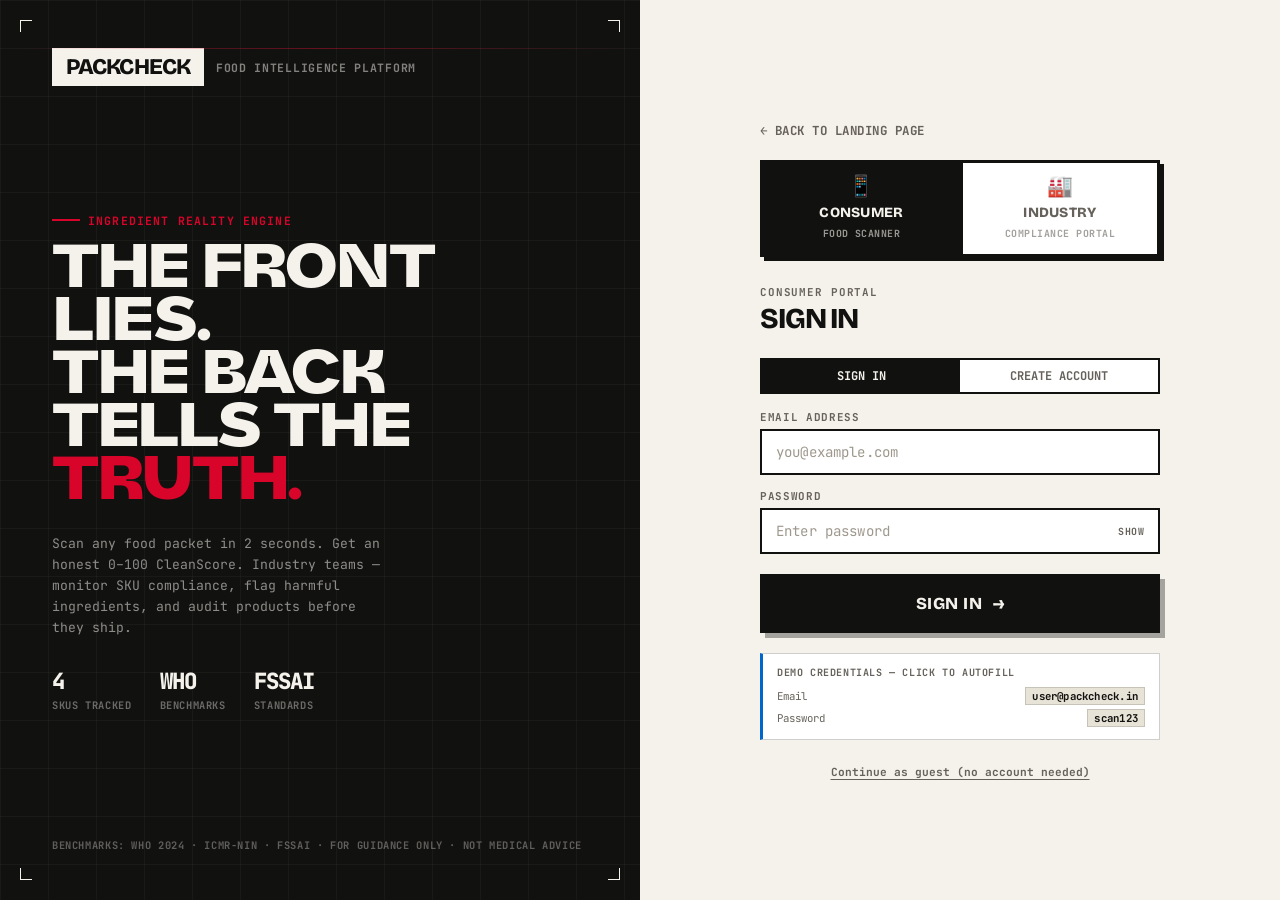
<file: login.html>
<!DOCTYPE html>
<html lang="en">

<head>
  <meta charset="UTF-8">
  <meta name="viewport" content="width=device-width, initial-scale=1.0">
  <title>PackCheck — Sign In</title>
  <meta name="description"
    content="Sign in to PackCheck — Consumer food label scanner or Industry compliance dashboard.">
  <link rel="preconnect" href="https://fonts.googleapis.com">
  <link rel="stylesheet" href="/style.css">
  <link rel="stylesheet" href="/industry.css">
  <style>
    /* ── Login-page-specific overrides ────────────────────────── */
    .login-root {
      min-height: 100vh;
      display: grid;
      grid-template-columns: 1fr 1fr;
      overflow: hidden;
    }

    /* LEFT PANEL — branding / tagline */
    .login-left {
      background: var(--ink);
      color: var(--paper-bg);
      display: flex;
      flex-direction: column;
      justify-content: space-between;
      padding: 48px 52px;
      position: relative;
      overflow: hidden;
    }

    .login-left-grid {
      position: absolute;
      inset: 0;
      background-image:
        linear-gradient(rgba(245, 242, 235, 0.04) 1px, transparent 1px),
        linear-gradient(90deg, rgba(245, 242, 235, 0.04) 1px, transparent 1px);
      background-size: 48px 48px;
      pointer-events: none;
    }

    .login-left-brand {
      position: relative;
      z-index: 1;
      display: flex;
      align-items: center;
      gap: 12px;
    }

    .login-brand-stamp {
      background: var(--paper-bg);
      color: var(--ink);
      padding: 8px 14px;
      font-family: var(--font-display);
      font-weight: 900;
      font-size: 1.4rem;
      letter-spacing: -0.04em;
      line-height: 1;
    }

    .login-brand-sub {
      font-family: var(--font-mono);
      font-size: 0.72rem;
      font-weight: 700;
      color: rgba(245, 242, 235, 0.5);
      letter-spacing: 0.06em;
      text-transform: uppercase;
    }

    .login-left-hero {
      position: relative;
      z-index: 1;
      flex: 1;
      display: flex;
      flex-direction: column;
      justify-content: center;
      gap: 20px;
    }

    .login-eyebrow {
      font-family: var(--font-mono);
      font-size: 0.72rem;
      font-weight: 700;
      letter-spacing: 0.1em;
      text-transform: uppercase;
      color: var(--ink-harm);
      display: flex;
      align-items: center;
      gap: 8px;
    }

    .login-eyebrow-line {
      width: 28px;
      height: 2px;
      background: var(--ink-harm);
    }

    .login-headline {
      font-family: var(--font-hero), var(--font-display);
      font-size: clamp(2.6rem, 4.5vw, 4.2rem);
      font-weight: 900;
      letter-spacing: -0.04em;
      line-height: 0.92;
      text-transform: uppercase;
      color: var(--paper-bg);
    }

    .login-headline .accent {
      color: var(--ink-harm);
    }

    .login-tagline {
      font-family: var(--font-mono);
      font-size: 0.82rem;
      color: rgba(245, 242, 235, 0.55);
      line-height: 1.6;
      max-width: 340px;
      font-weight: 400;
    }

    .login-stats-row {
      display: flex;
      gap: 28px;
      margin-top: 8px;
    }

    .login-stat {
      display: flex;
      flex-direction: column;
      gap: 2px;
    }

    .login-stat-num {
      font-family: var(--font-mono);
      font-size: 1.4rem;
      font-weight: 800;
      color: var(--paper-bg);
      font-variant-numeric: tabular-nums;
      letter-spacing: -0.04em;
    }

    .login-stat-label {
      font-family: var(--font-mono);
      font-size: 0.65rem;
      font-weight: 700;
      color: rgba(245, 242, 235, 0.4);
      text-transform: uppercase;
      letter-spacing: 0.06em;
    }

    .login-left-footer {
      position: relative;
      z-index: 1;
      display: flex;
      align-items: center;
      gap: 10px;
    }

    .login-bench-tag {
      font-family: var(--font-mono);
      font-size: 0.65rem;
      font-weight: 700;
      color: rgba(245, 242, 235, 0.35);
      text-transform: uppercase;
      letter-spacing: 0.06em;
    }

    /* Corner reticles on left panel */
    .login-reticle {
      position: absolute;
      width: 12px;
      height: 12px;
      z-index: 2;
      border-color: rgba(245, 242, 235, 0.2);
    }

    .login-reticle.tl {
      top: 20px;
      left: 20px;
      border-top: 1.5px solid;
      border-left: 1.5px solid;
    }

    .login-reticle.tr {
      top: 20px;
      right: 20px;
      border-top: 1.5px solid;
      border-right: 1.5px solid;
    }

    .login-reticle.bl {
      bottom: 20px;
      left: 20px;
      border-bottom: 1.5px solid;
      border-left: 1.5px solid;
    }

    .login-reticle.br {
      bottom: 20px;
      right: 20px;
      border-bottom: 1.5px solid;
      border-right: 1.5px solid;
    }

    /* RIGHT PANEL — form */
    .login-right {
      background: var(--paper-bg);
      display: flex;
      flex-direction: column;
      align-items: center;
      justify-content: center;
      padding: 48px 52px;
      position: relative;
      overflow-y: auto;
    }

    .login-form-wrap {
      width: 100%;
      max-width: 400px;
      display: flex;
      flex-direction: column;
      gap: 0;
    }

    /* Portal Switcher */
    .portal-switcher {
      display: grid;
      grid-template-columns: 1fr 1fr;
      border: var(--border-heavy);
      margin-bottom: 28px;
      box-shadow: 4px 4px 0 var(--ink);
    }

    .portal-tab {
      padding: 14px 16px;
      font-family: var(--font-display);
      font-size: 0.88rem;
      font-weight: 900;
      text-transform: uppercase;
      letter-spacing: 0.02em;
      color: var(--ink-muted);
      background: var(--paper-surface);
      border: none;
      cursor: pointer;
      transition: background 0.15s ease, color 0.15s ease;
      text-align: center;
      display: flex;
      flex-direction: column;
      align-items: center;
      gap: 6px;
    }

    .portal-tab+.portal-tab {
      border-left: var(--border-heavy);
    }

    .portal-tab-icon {
      font-size: 1.3rem;
      line-height: 1;
    }

    .portal-tab-sub {
      font-family: var(--font-mono);
      font-size: 0.62rem;
      font-weight: 700;
      letter-spacing: 0.05em;
      opacity: 0.6;
    }

    .portal-tab.active {
      background: var(--ink);
      color: var(--paper-bg);
    }

    .portal-tab.active .portal-tab-sub {
      opacity: 0.6;
    }

    .portal-tab:hover:not(.active) {
      background: var(--paper-dark);
      color: var(--ink);
    }

    .portal-tab:focus-visible {
      outline: 3px solid var(--ink);
      outline-offset: -3px;
    }

    /* Form header */
    .login-form-header {
      margin-bottom: 24px;
    }

    .login-form-eyebrow {
      font-family: var(--font-mono);
      font-size: 0.68rem;
      font-weight: 700;
      color: var(--ink-muted);
      text-transform: uppercase;
      letter-spacing: 0.08em;
      margin-bottom: 6px;
    }

    .login-form-title {
      font-family: var(--font-display);
      font-size: 1.8rem;
      font-weight: 900;
      letter-spacing: -0.04em;
      text-transform: uppercase;
      color: var(--ink);
      line-height: 1;
    }

    /* Industry sub-role selector */
    .industry-role-row {
      display: none;
      gap: 8px;
      margin-bottom: 20px;
    }

    .industry-role-row.visible {
      display: flex;
    }

    .role-pill {
      flex: 1;
      padding: 10px 8px;
      font-family: var(--font-mono);
      font-size: 0.72rem;
      font-weight: 700;
      text-transform: uppercase;
      letter-spacing: 0.04em;
      color: var(--ink-muted);
      background: var(--paper-surface);
      border: var(--border-med);
      cursor: pointer;
      transition: background 0.12s ease, color 0.12s ease, border-color 0.12s ease;
      text-align: center;
    }

    .role-pill:hover:not(.active) {
      background: var(--paper-dark);
      color: var(--ink);
    }

    .role-pill.active {
      background: var(--ink-safe);
      color: #fff;
      border-color: var(--ink-safe);
    }

    .role-pill:focus-visible {
      outline: 3px solid var(--ink);
      outline-offset: 2px;
    }

    /* Input fields */
    .login-field-group {
      display: flex;
      flex-direction: column;
      gap: 14px;
      margin-bottom: 20px;
    }

    .login-field {
      display: flex;
      flex-direction: column;
      gap: 5px;
    }

    .login-label {
      font-family: var(--font-mono);
      font-size: 0.68rem;
      font-weight: 700;
      text-transform: uppercase;
      letter-spacing: 0.06em;
      color: var(--ink-muted);
    }

    .login-input {
      width: 100%;
      padding: 12px 14px;
      font-family: var(--font-mono);
      font-size: 0.88rem;
      font-weight: 500;
      color: var(--ink);
      background: var(--paper-surface);
      border: var(--border-med);
      transition: border-color 0.15s ease, box-shadow 0.15s ease;
      letter-spacing: 0.01em;
    }

    .login-input:focus {
      outline: none;
      border-color: var(--ink);
      box-shadow: 3px 3px 0 var(--ink);
    }

    .login-input::placeholder {
      color: var(--ink-faint);
      font-weight: 400;
    }

    .login-input.error {
      border-color: var(--ink-harm);
      box-shadow: 3px 3px 0 var(--ink-harm);
    }

    /* Password wrapper */
    .password-wrap {
      position: relative;
    }

    .password-wrap .login-input {
      padding-right: 44px;
    }

    .btn-toggle-pw {
      position: absolute;
      right: 12px;
      top: 50%;
      transform: translateY(-50%);
      font-family: var(--font-mono);
      font-size: 0.62rem;
      font-weight: 700;
      color: var(--ink-muted);
      background: none;
      border: none;
      cursor: pointer;
      text-transform: uppercase;
      letter-spacing: 0.05em;
      padding: 4px;
      transition: color 0.15s ease;
    }

    .btn-toggle-pw:hover {
      color: var(--ink);
    }

    /* Error message */
    .login-error-msg {
      display: none;
      font-family: var(--font-mono);
      font-size: 0.72rem;
      font-weight: 700;
      color: var(--ink-harm);
      background: var(--bg-harm);
      border: 1.5px solid var(--ink-harm);
      padding: 8px 12px;
      margin-bottom: 16px;
      letter-spacing: 0.02em;
    }

    .login-error-msg.visible {
      display: block;
    }

    /* Submit button */
    .login-submit-btn {
      width: 100%;
      padding: 16px 24px;
      font-family: var(--font-display);
      font-size: 1.05rem;
      font-weight: 900;
      text-transform: uppercase;
      letter-spacing: 0.03em;
      color: var(--paper-bg);
      background: var(--ink);
      border: var(--border-heavy);
      box-shadow: 5px 5px 0 rgba(17, 17, 16, 0.35);
      cursor: pointer;
      transition: transform 0.1s ease, box-shadow 0.1s ease, background 0.15s ease;
      display: flex;
      align-items: center;
      justify-content: center;
      gap: 10px;
      position: relative;
      overflow: hidden;
    }

    .login-submit-btn::after {
      content: '';
      position: absolute;
      inset: 0;
      background: var(--ink-harm);
      transform: scaleX(0);
      transform-origin: left;
      transition: transform 0.25s ease;
      z-index: 0;
    }

    .login-submit-btn:hover::after {
      transform: scaleX(1);
    }

    .login-submit-btn:hover {
      transform: translate(-2px, -2px);
      box-shadow: 7px 7px 0 rgba(17, 17, 16, 0.35);
    }

    .login-submit-btn:active {
      transform: translate(1px, 1px);
      box-shadow: 2px 2px 0 rgba(17, 17, 16, 0.35);
    }

    .login-submit-btn:focus-visible {
      outline: 3px solid var(--ink);
      outline-offset: 3px;
    }

    .login-submit-btn span {
      position: relative;
      z-index: 1;
    }

    .login-submit-arrow {
      font-size: 1.1rem;
      position: relative;
      z-index: 1;
      transition: transform 0.2s ease;
    }

    .login-submit-btn:hover .login-submit-arrow {
      transform: translateX(4px);
    }

    /* Loading state */
    .login-submit-btn.loading {
      pointer-events: none;
      opacity: 0.7;
    }

    /* Demo credentials box */
    .demo-creds {
      margin-top: 20px;
      padding: 12px 14px;
      background: var(--paper-surface);
      border: var(--border-hairline);
      border-left: 3px solid var(--ink-safe);
    }

    .demo-creds-title {
      font-family: var(--font-mono);
      font-size: 0.63rem;
      font-weight: 700;
      text-transform: uppercase;
      letter-spacing: 0.06em;
      color: var(--ink-muted);
      margin-bottom: 8px;
    }

    .demo-creds-row {
      display: flex;
      align-items: center;
      justify-content: space-between;
      gap: 8px;
      margin-bottom: 4px;
    }

    .demo-creds-row:last-child {
      margin-bottom: 0;
    }

    .demo-creds-label {
      font-family: var(--font-mono);
      font-size: 0.67rem;
      color: var(--ink-muted);
    }

    .demo-creds-val {
      font-family: var(--font-mono);
      font-size: 0.67rem;
      font-weight: 700;
      color: var(--ink);
      background: var(--paper-dark);
      padding: 1px 6px;
      cursor: pointer;
      border: 1px solid rgba(17, 17, 16, 0.15);
      transition: background 0.1s ease;
      letter-spacing: 0.02em;
    }

    .demo-creds-val:hover {
      background: var(--ink);
      color: var(--paper-bg);
    }

    .demo-creds-divider {
      height: 1px;
      background: var(--paper-dark);
      border: none;
      border-top: 1px solid rgba(17, 17, 16, 0.1);
      margin: 8px 0;
    }

    /* Back link */
    .login-right-footer {
      margin-top: 20px;
      text-align: center;
    }

    .login-switch-link {
      font-family: var(--font-mono);
      font-size: 0.7rem;
      font-weight: 700;
      color: var(--ink-muted);
      cursor: pointer;
      text-decoration: underline;
      text-underline-offset: 3px;
      transition: color 0.15s ease;
      background: none;
      border: none;
    }

    .login-switch-link:hover {
      color: var(--ink);
    }

    /* ── Animated scan line on left panel ── */
    .login-scan-line {
      position: absolute;
      left: 0;
      right: 0;
      height: 1px;
      background: linear-gradient(90deg, transparent 0%, var(--ink-harm) 50%, transparent 100%);
      opacity: 0.4;
      animation: scanDown 4s ease-in-out infinite;
      z-index: 2;
      pointer-events: none;
    }

    @keyframes scanDown {
      0% {
        top: 10%;
        opacity: 0;
      }

      10% {
        opacity: 0.4;
      }

      80% {
        opacity: 0.4;
      }

      100% {
        top: 90%;
        opacity: 0;
      }
    }

    /* ── Success flash ── */
    .login-success-overlay {
      display: none;
      position: fixed;
      inset: 0;
      background: var(--ink);
      z-index: 9999;
      align-items: center;
      justify-content: center;
      flex-direction: column;
      gap: 16px;
    }

    .login-success-overlay.active {
      display: flex;
      animation: successFlash 0.4s ease;
    }

    @keyframes successFlash {
      from {
        opacity: 0;
      }

      to {
        opacity: 1;
      }
    }

    .login-success-text {
      font-family: var(--font-display);
      font-size: 2rem;
      font-weight: 900;
      color: var(--paper-bg);
      letter-spacing: -0.04em;
      text-transform: uppercase;
    }

    .login-success-sub {
      font-family: var(--font-mono);
      font-size: 0.8rem;
      color: rgba(245, 242, 235, 0.5);
      letter-spacing: 0.05em;
      text-transform: uppercase;
    }

    /* ── Responsive ── */
    @media (max-width: 860px) {
      .login-root {
        grid-template-columns: 1fr;
      }

      .login-left {
        display: none;
      }

      .login-right {
        min-height: 100vh;
        padding: 40px 28px;
      }
    }

    @media (max-width: 480px) {
      .login-right {
        padding: 32px 20px;
      }

      .portal-tab {
        padding: 12px 8px;
        font-size: 0.78rem;
      }
    }
  </style>
  <link rel="stylesheet" href="/responsive.css">
</head>

<body style="background:var(--paper-bg);overflow-x:hidden;">

  <!-- Success overlay (shown briefly during redirect) -->
  <div class="login-success-overlay" id="successOverlay" role="status" aria-live="assertive">
    <div class="login-success-text" id="successText">ACCESS GRANTED</div>
    <div class="login-success-sub" id="successSub">Redirecting…</div>
  </div>

  <div class="login-root">

    <!-- ====== LEFT PANEL — Branding ====== -->
    <aside class="login-left" aria-hidden="true">
      <div class="login-left-grid"></div>
      <div class="login-scan-line"></div>
      <div class="login-reticle tl"></div>
      <div class="login-reticle tr"></div>
      <div class="login-reticle bl"></div>
      <div class="login-reticle br"></div>

      <!-- Brand -->
      <div class="login-left-brand">
        <a href="index.html" style="display:flex;align-items:center;gap:12px;text-decoration:none;color:inherit;"
          title="Return to Landing Page">
          <div class="login-brand-stamp">PACKCHECK</div>
          <div class="login-brand-sub">Food Intelligence Platform</div>
        </a>
      </div>

      <!-- Hero copy -->
      <div class="login-left-hero">
        <div class="login-eyebrow">
          <div class="login-eyebrow-line"></div>
          <span>Ingredient Reality Engine</span>
        </div>
        <h1 class="login-headline">
          THE FRONT<br>
          LIES.<br>
          THE BACK<br>
          TELLS THE<br>
          <span class="accent">TRUTH.</span>
        </h1>
        <p class="login-tagline">
          Scan any food packet in 2 seconds. Get an honest 0–100 CleanScore. Industry teams — monitor SKU compliance,
          flag harmful ingredients, and audit products before they ship.
        </p>
        <div class="login-stats-row">
          <div class="login-stat">
            <div class="login-stat-num">4</div>
            <div class="login-stat-label">SKUs Tracked</div>
          </div>
          <div class="login-stat">
            <div class="login-stat-num">WHO</div>
            <div class="login-stat-label">Benchmarks</div>
          </div>
          <div class="login-stat">
            <div class="login-stat-num">FSSAI</div>
            <div class="login-stat-label">Standards</div>
          </div>
        </div>
      </div>

      <!-- Footer -->
      <div class="login-left-footer">
        <span class="login-bench-tag">Benchmarks: WHO 2024 · ICMR-NIN · FSSAI · For guidance only · Not medical
          advice</span>
      </div>
    </aside>

    <!-- ====== RIGHT PANEL — Form ====== -->
    <section class="login-right">
      <div class="login-form-wrap">

        <!-- Mobile Brand Stamp (shown when left branding is hidden on mobile) -->
        <div class="login-mobile-brand" style="display: none; align-items: center; gap: 10px; margin-bottom: 20px;">
          <a href="index.html" style="text-decoration:none; display:flex; align-items:center; gap:8px;">
            <span class="brand-stamp" style="font-size: 1.2rem; padding: 6px 10px;">PACKCHECK</span>
            <span class="mono" style="font-size: 0.72rem; font-weight: 700; color: var(--ink-muted);">/ PORTAL</span>
          </a>
        </div>

        <!-- Back to Landing Page Navigation -->
        <div style="margin-bottom: 20px;">
          <a href="index.html" class="mono"
            style="font-size: 0.78rem; font-weight: 700; color: var(--ink-muted); text-decoration: none; display: inline-flex; align-items: center; gap: 6px; letter-spacing: 0.04em; transition: color 0.15s ease;"
            onmouseover="this.style.color='var(--ink)'" onmouseout="this.style.color='var(--ink-muted)'">
            ← BACK TO LANDING PAGE
          </a>
        </div>

        <!-- Portal Switcher -->
        <div class="portal-switcher" role="tablist" aria-label="Select portal">
          <button class="portal-tab active" id="tabConsumer" role="tab" type="button" aria-selected="true"
            aria-controls="loginForm" data-portal="consumer">
            <span class="portal-tab-icon">📱</span>
            <span>CONSUMER</span>
            <span class="portal-tab-sub">Food Scanner</span>
          </button>
          <button class="portal-tab" id="tabIndustry" role="tab" type="button" aria-selected="false"
            aria-controls="loginForm" data-portal="industry">
            <span class="portal-tab-icon">🏭</span>
            <span>INDUSTRY</span>
            <span class="portal-tab-sub">Compliance Portal</span>
          </button>
        </div>

        <!-- Form header -->
        <!-- Form header -->
        <div class="login-form-header">
          <div class="login-form-eyebrow" id="formEyebrow">Consumer Portal</div>
          <div class="login-form-title" id="formTitle">SIGN IN</div>
        </div>

        <!-- Auth Mode Toggle (Sign In vs Create Account) -->
        <div class="auth-mode-toggle" id="authModeToggle"
          style="display:flex;gap:0;border:var(--border-med);margin-bottom:16px;background:var(--paper-surface);"
          role="tablist" aria-label="Sign in or register">
          <button type="button" id="btnModeLogin" class="auth-mode-btn active"
            style="flex:1;padding:8px 12px;font-family:var(--font-mono);font-size:0.75rem;font-weight:700;background:var(--ink);color:var(--paper-bg);border:none;cursor:pointer;"
            role="tab" aria-selected="true">SIGN IN</button>
          <button type="button" id="btnModeSignup" class="auth-mode-btn"
            style="flex:1;padding:8px 12px;font-family:var(--font-mono);font-size:0.75rem;font-weight:700;background:transparent;color:var(--ink-muted);border:none;cursor:pointer;"
            role="tab" aria-selected="false">CREATE ACCOUNT</button>
        </div>

        <!-- Industry role selector (hidden for consumer) -->
        <div class="industry-role-row" id="industryRoleRow" role="group" aria-label="Select your industry role">
          <button class="role-pill active" data-irole="manufacturer" type="button">
            🏭&nbsp; Manufacturer
          </button>
          <button class="role-pill" data-irole="inspector" type="button">
            🔍&nbsp; Inspector
          </button>
        </div>

        <!-- Error message -->
        <div class="login-error-msg" id="loginError" role="alert"></div>

        <!-- Login Form -->
        <form id="loginForm" novalidate aria-label="Authentication form">
          <div class="login-field-group">
            <div class="login-field" id="nameFieldGroup" style="display: none;">
              <label class="login-label" for="loginName">Full Name</label>
              <input type="text" id="loginName" class="login-input" placeholder="e.g. Maya Lin" autocomplete="name">
            </div>

            <div class="login-field">
              <label class="login-label" for="loginEmail">Email Address</label>
              <input type="email" id="loginEmail" class="login-input" placeholder="you@example.com" autocomplete="email"
                required aria-required="true" aria-describedby="loginError">
            </div>

            <div class="login-field">
              <label class="login-label" for="loginPassword">Password</label>
              <div class="password-wrap">
                <input type="password" id="loginPassword" class="login-input" placeholder="Enter password"
                  autocomplete="current-password" required aria-required="true" aria-describedby="loginError">
                <button type="button" class="btn-toggle-pw" id="btnTogglePw"
                  aria-label="Toggle password visibility">SHOW</button>
              </div>
            </div>
          </div>

          <button type="submit" class="login-submit-btn" id="loginSubmitBtn" aria-label="Sign in">
            <span>SIGN IN</span>
            <span class="login-submit-arrow" aria-hidden="true">→</span>
          </button>
        </form>

        <!-- Demo credentials -->
        <div class="demo-creds" id="demoCreds">
          <div class="demo-creds-title">Demo Credentials — Click to autofill</div>

          <div id="consumerDemoCreds">
            <div class="demo-creds-row">
              <span class="demo-creds-label">Email</span>
              <span class="demo-creds-val" data-fill="email" data-val="user@packcheck.in">user@packcheck.in</span>
            </div>
            <div class="demo-creds-row">
              <span class="demo-creds-label">Password</span>
              <span class="demo-creds-val" data-fill="password" data-val="scan123">scan123</span>
            </div>
          </div>

          <div id="industryDemoCreds" style="display:none;">
            <div class="demo-creds-row">
              <span class="demo-creds-label">Manufacturer</span>
              <span class="demo-creds-val" data-fill="email" data-val="mfg@packcheck.in">mfg@packcheck.in</span>
            </div>
            <div class="demo-creds-row">
              <span class="demo-creds-label">Inspector</span>
              <span class="demo-creds-val" data-fill="email"
                data-val="inspector@packcheck.in">inspector@packcheck.in</span>
            </div>
            <hr class="demo-creds-divider">
            <div class="demo-creds-row">
              <span class="demo-creds-label">Password (both)</span>
              <span class="demo-creds-val" data-fill="password" data-val="industry123">industry123</span>
            </div>
          </div>
        </div>

        <div class="login-right-footer">
          <button type="button" class="login-switch-link" id="btnSkipLogin"
            aria-label="Continue as guest without signing in">Continue as guest (no account needed)</button>
        </div>

      </div>
    </section>

  </div>

  <script>
    (function () {
      'use strict';

      // ── Demo accounts ──────────────────────────────────────────────────────
      const DEMO_ACCOUNTS = [
        { email: 'user@packcheck.in', password: 'scan123', portal: 'consumer', role: 'consumer', name: 'Demo User' },
        { email: 'mfg@packcheck.in', password: 'industry123', portal: 'industry', role: 'manufacturer', name: 'Manufacturer User' },
        { email: 'inspector@packcheck.in', password: 'industry123', portal: 'industry', role: 'inspector', name: 'Inspector User' },
      ];

      // ── State ──────────────────────────────────────────────────────────────
      let activePortal = 'consumer';   // 'consumer' | 'industry'
      let activeIRole = 'manufacturer'; // 'manufacturer' | 'inspector'
      let authMode = 'login';        // 'login' | 'signup'

      // ── Refs ───────────────────────────────────────────────────────────────
      const tabConsumer = document.getElementById('tabConsumer');
      const tabIndustry = document.getElementById('tabIndustry');
      const btnModeLogin = document.getElementById('btnModeLogin');
      const btnModeSignup = document.getElementById('btnModeSignup');
      const nameFieldGroup = document.getElementById('nameFieldGroup');
      const nameInput = document.getElementById('loginName');
      const formEyebrow = document.getElementById('formEyebrow');
      const formTitle = document.getElementById('formTitle');
      const industryRoleRow = document.getElementById('industryRoleRow');
      const emailInput = document.getElementById('loginEmail');
      const passwordInput = document.getElementById('loginPassword');
      const loginError = document.getElementById('loginError');
      const loginForm = document.getElementById('loginForm');
      const submitBtn = document.getElementById('loginSubmitBtn');
      const btnTogglePw = document.getElementById('btnTogglePw');
      const successOverlay = document.getElementById('successOverlay');
      const successText = document.getElementById('successText');
      const successSub = document.getElementById('successSub');
      const consumerDemo = document.getElementById('consumerDemoCreds');
      const industryDemo = document.getElementById('industryDemoCreds');
      const btnSkipLogin = document.getElementById('btnSkipLogin');

      // ── Mode Switcher (Sign In vs Create Account) ──────────────────────────
      function setAuthMode(mode) {
        authMode = mode;
        clearError();
        if (mode === 'signup') {
          btnModeSignup.classList.add('active');
          btnModeSignup.style.background = 'var(--ink)';
          btnModeSignup.style.color = 'var(--paper-bg)';
          btnModeLogin.classList.remove('active');
          btnModeLogin.style.background = 'transparent';
          btnModeLogin.style.color = 'var(--ink-muted)';
          nameFieldGroup.style.display = 'flex';
          formTitle.textContent = 'CREATE ACCOUNT';
          submitBtn.querySelector('span').textContent = 'CREATE ACCOUNT';
          if (nameInput) nameInput.focus();
        } else {
          btnModeLogin.classList.add('active');
          btnModeLogin.style.background = 'var(--ink)';
          btnModeLogin.style.color = 'var(--paper-bg)';
          btnModeSignup.classList.remove('active');
          btnModeSignup.style.background = 'transparent';
          btnModeSignup.style.color = 'var(--ink-muted)';
          nameFieldGroup.style.display = 'none';
          formTitle.textContent = 'SIGN IN';
          submitBtn.querySelector('span').textContent = 'SIGN IN';
        }
      }

      if (btnModeLogin) btnModeLogin.addEventListener('click', () => setAuthMode('login'));
      if (btnModeSignup) btnModeSignup.addEventListener('click', () => setAuthMode('signup'));

      // ── Portal switcher ────────────────────────────────────────────────────
      function switchPortal(portal) {
        activePortal = portal;

        [tabConsumer, tabIndustry].forEach(t => {
          const isActive = t.dataset.portal === portal;
          t.classList.toggle('active', isActive);
          t.setAttribute('aria-selected', isActive);
        });

        if (portal === 'industry') {
          formEyebrow.textContent = 'Industry Portal';
          industryRoleRow.classList.add('visible');
          consumerDemo.style.display = 'none';
          industryDemo.style.display = 'block';
        } else {
          formEyebrow.textContent = 'Consumer Portal';
          industryRoleRow.classList.remove('visible');
          consumerDemo.style.display = 'block';
          industryDemo.style.display = 'none';
        }

        clearError();
      }

      tabConsumer.addEventListener('click', () => switchPortal('consumer'));
      tabIndustry.addEventListener('click', () => switchPortal('industry'));

      // ── Industry role pills ────────────────────────────────────────────────
      document.querySelectorAll('.role-pill').forEach(pill => {
        pill.addEventListener('click', () => {
          document.querySelectorAll('.role-pill').forEach(p => p.classList.remove('active'));
          pill.classList.add('active');
          activeIRole = pill.dataset.irole;
          clearError();
        });
      });

      // ── Password toggle ────────────────────────────────────────────────────
      btnTogglePw.addEventListener('click', () => {
        const isText = passwordInput.type === 'text';
        passwordInput.type = isText ? 'password' : 'text';
        btnTogglePw.textContent = isText ? 'SHOW' : 'HIDE';
      });

      // ── Demo credential autofill ──────────────────────────────────────────
      document.querySelectorAll('.demo-creds-val[data-fill]').forEach(el => {
        el.addEventListener('click', () => {
          setAuthMode('login');
          const field = el.dataset.fill;
          const val = el.dataset.val;
          if (field === 'email') { emailInput.value = val; emailInput.focus(); }
          if (field === 'password') { passwordInput.value = val; }
          clearError();
          el.style.background = 'var(--ink-good)';
          el.style.color = '#fff';
          setTimeout(() => { el.style.background = ''; el.style.color = ''; }, 600);
        });
      });

      // ── Error helpers ──────────────────────────────────────────────────────
      function showError(msg) {
        loginError.textContent = msg;
        loginError.classList.add('visible');
        emailInput.classList.add('error');
        passwordInput.classList.add('error');
      }

      function clearError() {
        loginError.classList.remove('visible');
        emailInput.classList.remove('error');
        passwordInput.classList.remove('error');
      }

      function redirect(session) {
        sessionStorage.setItem('packcheck_auth', JSON.stringify(session));

        successText.textContent = 'ACCESS GRANTED';
        successSub.textContent = session.portal === 'industry'
          ? `ENTERING INDUSTRY PORTAL — ${session.role.toUpperCase()} VIEW`
          : 'ENTERING CONSUMER SCANNER';

        successOverlay.classList.add('active');

        setTimeout(() => {
          if (session.portal === 'industry') {
            sessionStorage.setItem('packcheck_industry_role', session.role);
            window.location.href = 'industry.html';
          } else {
            window.location.href = 'index.html';
          }
        }, 900);
      }

      // ── Form submit with backend API & fallback ────────────────────────────
      loginForm.addEventListener('submit', async (e) => {
        e.preventDefault();
        clearError();

        const email = emailInput.value.trim();
        const password = passwordInput.value.trim();
        const name = nameInput ? nameInput.value.trim() : '';

        if (authMode === 'signup') {
          if (!name || name.length < 2) {
            showError('⚠ Please enter your full name (at least 2 characters).');
            if (nameInput) nameInput.focus();
            return;
          }
        }

        if (!email) { showError('⚠ Please enter your email address.'); emailInput.focus(); return; }
        if (!password) { showError('⚠ Please enter your password.'); passwordInput.focus(); return; }
        if (password.length < 6) { showError('⚠ Password must be at least 6 characters.'); return; }

        submitBtn.classList.add('loading');
        submitBtn.querySelector('span').textContent = authMode === 'signup' ? 'CREATING ACCOUNT...' : 'VERIFYING...';

        try {
          const endpoint = authMode === 'signup' ? '/api/auth/signup' : '/api/auth/login';
          const payload = authMode === 'signup'
            ? { name, email, password }
            : { email, password };

          const res = await fetch(endpoint, {
            method: 'POST',
            headers: { 'Content-Type': 'application/json' },
            credentials: 'include',
            body: JSON.stringify(payload)
          });

          const data = await res.json().catch(() => ({}));

          if (res.ok && data.user) {
            const session = {
              id: data.user.id,
              name: data.user.name,
              email: data.user.email,
              portal: activePortal,
              role: activePortal === 'industry' ? activeIRole : 'consumer'
            };
            redirect(session);
            return;
          }

          // Server returned validation / credentials error
          submitBtn.classList.remove('loading');
          submitBtn.querySelector('span').textContent = authMode === 'signup' ? 'CREATE ACCOUNT' : 'SIGN IN';
          showError('⚠ ' + (data.error || 'Authentication failed. Please check your credentials.'));
        } catch (networkErr) {
          // Fallback to local demo mode if backend is starting or offline
          console.warn('[PackCheck Auth] Server API unavailable, attempting demo fallback:', networkErr);
          setTimeout(() => {
            const demoUser = DEMO_ACCOUNTS.find(a =>
              a.email === email.toLowerCase() && a.password === password
            );

            if (demoUser) {
              redirect({
                id: 999,
                email: demoUser.email,
                name: demoUser.name,
                portal: activePortal,
                role: activePortal === 'industry' ? activeIRole : 'consumer'
              });
              return;
            }

            if (authMode === 'signup' && email && password.length >= 6) {
              redirect({
                id: 998,
                email: email.toLowerCase(),
                name: name || email.split('@')[0],
                portal: activePortal,
                role: activePortal === 'industry' ? activeIRole : 'consumer'
              });
              return;
            }

            submitBtn.classList.remove('loading');
            submitBtn.querySelector('span').textContent = authMode === 'signup' ? 'CREATE ACCOUNT' : 'SIGN IN';
            showError('⚠ Could not reach backend server and credentials not in demo database.');
          }, 500);
        }
      });

      // ── Skip / guest ───────────────────────────────────────────────────────
      btnSkipLogin.addEventListener('click', () => {
        const session = {
          email: 'guest',
          name: 'Guest',
          portal: activePortal,
          role: activePortal === 'industry' ? activeIRole : 'consumer',
          guest: true
        };
        redirect(session);
      });

      // ── Keyboard: Enter on portal tabs ─────────────────────────────────────
      [tabConsumer, tabIndustry].forEach(tab => {
        tab.addEventListener('keydown', e => {
          if (e.key === 'Enter' || e.key === ' ') { e.preventDefault(); tab.click(); }
          if (e.key === 'ArrowRight') tabIndustry.focus();
          if (e.key === 'ArrowLeft') tabConsumer.focus();
        });
      });

      // ── If already authenticated, skip login ──────────────────────────────
      const existingAuth = sessionStorage.getItem('packcheck_auth');
      if (existingAuth) {
        try {
          const sess = JSON.parse(existingAuth);
          if (sess && sess.portal) {
            // Already logged in — go straight to the last portal
            // (uncomment the line below if you want auto-redirect)
            // redirect(sess);
          }
        } catch (_) { }
      }

    })();
  </script>

</body>

</html>
</file>
<file: style.css>
/* ==========================================================================
   PACKCHECK — HIGH-END EDITORIAL BRUTALISM
   Aesthetic: Monumental Typography, Sharp 0px Geometry, Stark Black & Paper,
   Surgical Vermilion Accents, Kinetic Laser Scrubber.
   ========================================================================== */

@import url('https://fonts.googleapis.com/css2?family=Bricolage+Grotesque:opsz,wght@12..96,500;700;800;900&family=Instrument+Serif:ital@0;1&family=JetBrains+Mono:wght@400;500;600;700;800&family=Space+Grotesk:wght@400;500;600;700&display=swap');

/* Getai Grotesk: Authentic Calligraphic Ink-Trap Display Typeface */
@font-face {
  font-family: 'Getai Grotesk';
  src: url('assets/DT-Getai.woff2') format('woff2');
  font-weight: 400 900;
  font-style: normal;
  font-display: swap;
}

/* ==========================================================================
   1. BRUTALIST TOKENS
   ========================================================================== */
:root {
  /* Raw Substrate */
  --paper-bg:        #F5F2EB;   /* Warm raw newsprint / unbleached packaging */
  --paper-surface:   #FFFFFF;   /* Stark clinical white */
  --paper-dark:      #E8E3D7;   /* Secondary substrate */
  --paper-border:    #111110;   /* Pure structural ink borders */

  /* Carbon Printer Inks */
  --ink:             #111110;   /* Heavy carbon ink */
  --ink-secondary:   #33312E;   /* Body copy */
  --ink-muted:       #66625B;   /* Tabular descriptors */
  --ink-faint:       #9E988D;   /* Registration markings */

  /* High-Impact Semantic Inks */
  --ink-harm:        #D90429;   /* Surgical vermilion stamp */
  --bg-harm:         #FFE5E9;
  --ink-safe:        #0066CC;   /* Blueprint technical blue */
  --bg-safe:         #E6F2FF;
  --ink-good:        #008744;   /* Raw botanical green */
  --bg-good:         #E6F7ED;
  --ink-warn:        #EA580C;
  --bg-warn:         #FFF2EB;
  --ink-yellow:      #F5B800;   /* Bold amber / mustard CTA accent */
  --ink-muted-text:  #66625B;

  /* Brutalist Construction Rules (Strict 0px Corners) */
  --border-heavy:    3px solid var(--ink);
  --border-med:      2px solid var(--ink);
  --border-thin:     1px solid var(--ink);
  --border-hairline: 1px solid rgba(17, 17, 16, 0.2);

  /* Typography */
  --font-hero:       'Getai Grotesk', 'Bricolage Grotesque', -apple-system, sans-serif;
  --font-display:    'Bricolage Grotesque', -apple-system, sans-serif;
  --font-serif:      'Instrument Serif', Georgia, serif;
  --font-body:       'Space Grotesk', -apple-system, sans-serif;
  --font-mono:       'JetBrains Mono', monospace;

  --ease-snappy:     cubic-bezier(0.16, 1, 0.3, 1);
  --header-height:   64px;
}

/* ==========================================================================
   2. RESET & BASE
   ========================================================================== */
*, *::before, *::after {
  box-sizing: border-box;
  margin: 0;
  padding: 0;
  border-radius: 0 !important; /* Strict brutalist zero-radius */
}

html {
  font-size: 16px;
  background-color: var(--paper-bg);
  color: var(--ink);
  font-family: var(--font-body);
  scroll-behavior: smooth;
  scroll-padding-top: var(--header-height);
  -webkit-font-smoothing: antialiased;
  overflow-x: hidden;
  max-width: 100vw;
}

/* Lenis Smooth Scroll Overrides */
html.lenis, html.lenis body {
  height: auto;
}

.lenis.lenis-smooth {
  scroll-behavior: auto !important;
}

.lenis.lenis-smooth [data-lenis-prevent] {
  overscroll-behavior: contain;
}

.lenis.lenis-stopped {
  overflow: hidden;
}

body {
  min-height: 100vh;
  width: 100%;
  max-width: 100vw;
  overflow-x: hidden;
  background-color: var(--paper-bg);
  background-image: 
    linear-gradient(to right, rgba(17, 17, 16, 0.05) 1px, transparent 1px),
    linear-gradient(to bottom, rgba(17, 17, 16, 0.05) 1px, transparent 1px);
  background-size: 40px 40px;
}

img, svg, video, canvas, iframe {
  max-width: 100%;
}

::selection {
  background: var(--ink);
  color: var(--paper-bg);
}

:focus-visible {
  outline: 3px solid var(--ink);
  outline-offset: 3px;
}

h1, h2, h3, h4 {
  font-family: var(--font-display);
  font-weight: 900;
  letter-spacing: -0.05em;
  line-height: 0.92;
  color: var(--ink);
  text-transform: uppercase;
}

p {
  color: var(--ink-secondary);
  font-size: 1.1rem;
  line-height: 1.5;
}

a {
  color: inherit;
  text-decoration: none;
}

button {
  font-family: inherit;
  cursor: pointer;
  border: none;
  background: none;
}

.mono {
  font-family: var(--font-mono);
  font-variant-numeric: tabular-nums;
  letter-spacing: -0.02em;
}

/* ==========================================================================
   3. NAVIGATION
   ========================================================================== */
.site-nav {
  position: sticky;
  top: 0;
  z-index: 500;
  background: var(--paper-bg);
  border-bottom: 2px solid transparent;
  padding: 0 32px;
  height: var(--header-height);
  display: flex;
  align-items: center;
  justify-content: space-between;
  transition: border-color 0.3s ease, box-shadow 0.3s ease, background 0.3s ease;
  will-change: box-shadow;
}

.site-nav.scrolled {
  border-bottom: 2px solid var(--ink);
  box-shadow: 0 4px 0 var(--ink);
  background: var(--paper-bg);
}

body.dashboard-mode .site-nav,
body.dashboard-mode .mobile-nav-drawer {
  display: none !important;
}

.nav-brand {
  display: flex;
  align-items: center;
  gap: 12px;
  cursor: pointer;
}

.brand-stamp {
  background: var(--ink);
  color: var(--paper-bg);
  padding: 6px 12px;
  font-family: var(--font-display);
  font-weight: 900;
  font-size: 1.35rem;
  letter-spacing: -0.04em;
  line-height: 1;
}

.brand-subline {
  font-family: var(--font-mono);
  font-size: 0.75rem;
  font-weight: 700;
  color: var(--ink-muted);
}

.nav-links-menu {
  display: flex;
  align-items: center;
  gap: 28px;
}

.nav-item-link {
  font-family: var(--font-mono);
  font-size: 0.82rem;
  font-weight: 700;
  text-transform: uppercase;
  letter-spacing: 0.04em;
  color: var(--ink-muted);
  position: relative;
  padding: 6px 0;
  transition: color 0.2s ease;
}

.nav-item-link::after {
  content: '';
  position: absolute;
  bottom: -1px;
  left: 0;
  width: 0;
  height: 2px;
  background: var(--ink-harm);
  transition: width 0.25s ease;
}

.nav-item-link:hover {
  color: var(--ink);
}

.nav-item-link:hover::after {
  width: 100%;
}

.nav-item-link.active {
  color: var(--ink);
}

.nav-item-link.active::after {
  width: 100%;
  background: var(--ink-harm);
}

.nav-actions {
  display: flex;
  align-items: center;
  gap: 12px;
}



/* Brutalist Block Buttons */
.btn-cta-primary {
  display: inline-flex;
  align-items: center;
  gap: 8px;
  background: var(--ink);
  color: var(--paper-bg);
  font-family: var(--font-display);
  font-size: 1rem;
  font-weight: 900;
  text-transform: uppercase;
  letter-spacing: 0.02em;
  padding: 12px 22px;
  border: var(--border-heavy);
  box-shadow: 4px 4px 0 var(--ink);
  transition: transform 0.1s ease, box-shadow 0.1s ease;
  white-space: nowrap;
}

.btn-cta-primary:hover {
  background: var(--ink-harm);
  border-color: var(--ink-harm);
  transform: translate(-2px, -2px);
  box-shadow: 6px 6px 0 var(--ink);
}

.btn-cta-primary:active {
  transform: translate(1px, 1px);
  box-shadow: 2px 2px 0 var(--ink);
}

.btn-cta-secondary {
  display: inline-flex;
  align-items: center;
  gap: 8px;
  background: var(--paper-surface);
  color: var(--ink);
  font-family: var(--font-display);
  font-size: 1rem;
  font-weight: 900;
  text-transform: uppercase;
  letter-spacing: 0.02em;
  padding: 12px 22px;
  border: var(--border-heavy);
  box-shadow: 4px 4px 0 var(--ink);
  transition: transform 0.1s ease, box-shadow 0.1s ease, background 0.1s;
  white-space: nowrap;
}

.btn-cta-secondary:hover {
  background: var(--paper-dark);
  transform: translate(-2px, -2px);
  box-shadow: 6px 6px 0 var(--ink);
}

.btn-mobile-nav-toggle {
  display: none;
  width: 40px;
  height: 40px;
  border: var(--border-med);
  background: var(--paper-surface);
  flex-direction: column;
  align-items: center;
  justify-content: center;
  gap: 5px;
}

.hamburger-line {
  width: 20px;
  height: 2px;
  background: var(--ink);
}

.mobile-nav-drawer {
  display: none;
  position: fixed;
  top: var(--header-height);
  left: 0;
  right: 0;
  background: var(--paper-bg);
  border-bottom: var(--border-heavy);
  padding: 24px;
  flex-direction: column;
  gap: 16px;
  z-index: 490;
}

.mobile-nav-drawer.open { display: flex; }

.mobile-nav-link {
  font-family: var(--font-display);
  font-size: 1.4rem;
  font-weight: 900;
  text-transform: uppercase;
  padding: 8px 0;
  border-bottom: var(--border-hairline);
}

/* ==========================================================================
   6. MONUMENTAL EDITORIAL HERO & VIDEO BACKGROUND SCANNING BAY
   ========================================================================== */
.hero-section {
  border-bottom: var(--border-heavy);
  position: relative;
  overflow: hidden;
}

.hero-section.hero-video-bg-mode {
  background: #0C0D10;
  color: #FFFFFF;
  min-height: calc(100vh - var(--header-height));
  display: flex;
  flex-direction: column;
  justify-content: space-between;
  padding: 0 32px;
  box-sizing: border-box;
}

/* Background Video Layer with Precision Product Lighting */
.hero-bg-video-wrapper {
  position: absolute;
  inset: 0;
  width: 100%;
  height: 100%;
  z-index: 0;
  pointer-events: none;
  overflow: hidden;
}

.hero-bg-video-el {
  width: 100%;
  height: 100%;
  object-fit: cover;
  object-position: 62% center;
  display: block;
  /* Slightly increased exposure and contrast to make product pop naturally */
  filter: contrast(116%) brightness(1.22) saturate(106%);
}

/* Precision Product Lighting Overlay */
.hero-bg-overlay {
  position: absolute;
  inset: 0;
  z-index: 1;
  pointer-events: none;
  background: 
    /* Horizontal Mask: Deep black for headline, crystal aperture for can, soft vignette for audit */
    linear-gradient(90deg, 
      rgba(12, 13, 16, 0.98) 0%, 
      rgba(12, 13, 16, 0.94) 38%, 
      rgba(12, 13, 16, 0.55) 46%, 
      rgba(12, 13, 16, 0.04) 52%, 
      rgba(12, 13, 16, 0.08) 68%, 
      rgba(12, 13, 16, 0.55) 78%, 
      rgba(12, 13, 16, 0.90) 100%),
    /* Vertical Studio Vignette */
    linear-gradient(180deg, 
      rgba(12, 13, 16, 0.85) 0%, 
      rgba(12, 13, 16, 0) 18%, 
      rgba(12, 13, 16, 0) 80%, 
      rgba(12, 13, 16, 0.95) 100%),
    /* Subtle Edge Spotlight Highlight on the rotating can */
    radial-gradient(ellipse 360px 520px at 62% 50%, rgba(255, 255, 255, 0.05) 0%, rgba(12, 13, 16, 0) 70%);
}

/* Technical Blueprint Grid Pattern (Tertiary: Low Contrast) */
.hero-bg-grid-lines {
  position: absolute;
  inset: 0;
  z-index: 1;
  pointer-events: none;
  opacity: 0.14;
  background-image: 
    linear-gradient(rgba(255, 255, 255, 0.08) 1px, transparent 1px),
    linear-gradient(90deg, rgba(255, 255, 255, 0.08) 1px, transparent 1px);
  background-size: 56px 56px;
}

/* Tertiary Laboratory Alignment Guidelines */
.hero-ruler-line {
  position: absolute;
  pointer-events: none;
  z-index: 1;
}

.hero-ruler-h {
  top: 110px;
  left: 0;
  right: 0;
  height: 1px;
  background: rgba(255, 255, 255, 0.05);
}

.hero-ruler-v {
  top: 0;
  bottom: 0;
  left: 44%;
  width: 1px;
  background: rgba(255, 255, 255, 0.04);
}

/* Technical Corner Registration Reticles (Tertiary: Low Contrast) */
.hero-corner-reticle {
  position: absolute;
  width: 14px;
  height: 14px;
  z-index: 3;
  pointer-events: none;
  border-color: rgba(255, 255, 255, 0.35);
}

.hero-corner-reticle.reticle-tl { top: 16px; left: 16px; border-top: 1.5px solid rgba(255, 255, 255, 0.35); border-left: 1.5px solid rgba(255, 255, 255, 0.35); }
.hero-corner-reticle.reticle-tr { top: 16px; right: 16px; border-top: 1.5px solid rgba(255, 255, 255, 0.35); border-right: 1.5px solid rgba(255, 255, 255, 0.35); }
.hero-corner-reticle.reticle-bl { bottom: 16px; left: 16px; border-bottom: 1.5px solid rgba(255, 255, 255, 0.35); border-left: 1.5px solid rgba(255, 255, 255, 0.35); }
.hero-corner-reticle.reticle-br { bottom: 16px; right: 16px; border-bottom: 1.5px solid rgba(255, 255, 255, 0.35); border-right: 1.5px solid rgba(255, 255, 255, 0.35); }

/* Bottom-Right Gemini Watermark Blocker */
.hero-watermark-blocker {
  position: absolute;
  bottom: 0;
  right: 0;
  width: 200px;
  height: 130px;
  background: radial-gradient(ellipse at 100% 100%, #0C0D10 75%, rgba(12, 13, 16, 0.96) 90%, transparent 100%);
  z-index: 2;
  pointer-events: none;
}

/* Top HUD Telemetry Banner */
.hero-hud-bar {
  position: relative;
  z-index: 3;
  display: flex;
  justify-content: space-between;
  align-items: center;
  padding: 14px 0;
  border-bottom: 1px solid rgba(255, 255, 255, 0.12);
  font-family: var(--font-mono);
  font-size: 0.72rem;
  font-weight: 700;
  color: rgba(255, 255, 255, 0.75);
  letter-spacing: 0.04em;
  max-width: 1440px;
  margin: 0 auto;
  width: 100%;
}

.hud-left, .hud-right {
  display: flex;
  align-items: center;
  gap: 12px;
}

.hud-title {
  font-weight: 800;
  color: #ECEBE8;
}

.hud-sep {
  color: rgba(255, 255, 255, 0.2);
  margin: 0 2px;
}

.hud-coords {
  color: rgba(255, 255, 255, 0.42);
  font-size: 0.68rem;
}

.hud-telemetry-item {
  display: flex;
  align-items: center;
  gap: 6px;
  font-size: 0.68rem;
}

.hud-telemetry-label {
  color: rgba(255, 255, 255, 0.45);
}

.hud-indicator-dot {
  width: 7px;
  height: 7px;
  background: #10B981;
  border-radius: 50%;
  box-shadow: 0 0 8px #10B981;
  animation: chamber-status-pulse 1.8s ease-in-out infinite;
}

.hud-badge {
  background: rgba(255, 224, 102, 0.1);
  color: #FFE066;
  border: 1px solid rgba(255, 224, 102, 0.35);
  padding: 2px 8px;
  font-size: 0.66rem;
  font-weight: 800;
}

/* ==========================================================================
   MAIN CONTENT STAGE: 3-LAYER VISUAL HIERARCHY
   Layer 1 (42-46%): Typography & CTAs
   Layer 2 (Center): Product Corridor (Rotating Can + Focal Lock)
   Layer 3 (Right): Analysis Audit Panel Connected by Scanning Trace
   ========================================================================== */
.hero-content-stage {
  position: relative;
  z-index: 3;
  display: grid;
  grid-template-columns: minmax(420px, 42%) 1fr minmax(320px, 350px);
  gap: 36px;
  align-items: center;
  padding: 44px 0 60px;
  max-width: 1440px;
  margin: 0 auto;
  width: 100%;
  flex: 1;
}

/* LAYER 1: Left Column (Enhanced Negative Space & Rhythm) */
.hero-copy-col {
  display: flex;
  flex-direction: column;
  gap: 28px;
  max-width: 520px;
  width: 100%;
}

.hero-kicker-tag {
  display: inline-flex;
  align-items: center;
  gap: 8px;
  font-family: var(--font-mono);
  font-size: 0.72rem;
  font-weight: 900;
  color: #FFE066;
  background: rgba(0, 0, 0, 0.75);
  border: 1px solid rgba(255, 224, 102, 0.35);
  padding: 5px 12px;
  width: fit-content;
  letter-spacing: 0.06em;
  margin-bottom: 4px;
}

.kicker-rect {
  width: 6px;
  height: 6px;
  background: #FFE066;
  display: inline-block;
}

/* Getai Grotesk Monumental Display Headline */
.hero-main-headline {
  font-family: var(--font-hero);
  font-size: clamp(2.6rem, 4.2vw, 4.8rem);
  font-weight: 900;
  line-height: 0.96;
  letter-spacing: -0.02em;
  color: #FFFFFF;
  display: flex;
  flex-direction: column;
  gap: 8px;
  text-transform: uppercase;
}

.headline-block-group {
  display: flex;
  flex-direction: column;
  margin-bottom: 4px;
}

.headline-line {
  display: block;
  line-height: 0.96;
}

.headline-truth-group {
  margin-top: 4px;
}

.headline-truth-line {
  display: flex;
  align-items: baseline;
  gap: 10px;
}

/* Key Visual Moment: Refined baseline-aligned yellow accent */
.headline-truth-accent {
  font-family: var(--font-hero);
  background: #FFE066;
  color: #0C0D10;
  padding: 2px 14px 4px;
  margin-left: 4px;
  border: 2px solid #FFE066;
  box-shadow: 4px 4px 0 #000000;
  display: inline-block;
  vertical-align: baseline;
  letter-spacing: -0.02em;
  line-height: 1.05;
}

.hero-subhead-text {
  font-size: 1.12rem;
  line-height: 1.62;
  color: rgba(255, 255, 255, 0.76);
  max-width: 460px;
  font-weight: 400;
  margin-top: 4px;
}

.hero-subhead-text strong {
  color: #FFFFFF;
  font-weight: 700;
}

.hero-cta-group {
  display: flex;
  align-items: center;
  gap: 18px;
  flex-wrap: wrap;
  margin-top: 10px;
}

/* Primary High-Contrast Solid Yellow Rectangular Button */
.hero-btn-solid {
  background: #FFE066;
  color: #0C0D10;
  border: 2px solid #FFE066;
  border-radius: 0;
  padding: 15px 30px;
  font-family: var(--font-hero);
  font-size: 1.05rem;
  font-weight: 900;
  letter-spacing: 0.02em;
  cursor: pointer;
  display: inline-flex;
  align-items: center;
  gap: 10px;
  box-shadow: 5px 5px 0 #000000;
  transition: transform 0.15s ease, box-shadow 0.15s ease, background-color 0.15s ease;
}

.hero-btn-solid:hover {
  transform: translate(-2px, -2px);
  box-shadow: 7px 7px 0 #000000;
  background: #FFFFFF;
  border-color: #FFFFFF;
}

/* Secondary Outlined Button with Sharp Corners */
.hero-btn-outline {
  background: transparent;
  color: #FFFFFF;
  border: 2px solid rgba(255, 255, 255, 0.65);
  border-radius: 0;
  padding: 15px 26px;
  font-family: var(--font-mono);
  font-size: 0.88rem;
  font-weight: 800;
  letter-spacing: 0.04em;
  cursor: pointer;
  display: inline-flex;
  align-items: center;
  transition: all 0.15s ease;
}

.hero-btn-outline:hover {
  border-color: #FFE066;
  color: #FFE066;
  background: rgba(255, 224, 102, 0.1);
  transform: translate(-2px, -2px);
}

.hero-facts-tape {
  display: flex;
  align-items: center;
  gap: 28px;
  padding-top: 22px;
  border-top: 1px solid rgba(255, 255, 255, 0.12);
  margin-top: 8px;
  flex-wrap: wrap;
}

.fact-item {
  display: flex;
  align-items: center;
  gap: 8px;
  font-family: var(--font-mono);
  font-size: 0.82rem;
  font-weight: 700;
  color: rgba(255, 255, 255, 0.85);
}

.fact-bullet {
  font-family: var(--font-mono);
  font-size: 0.68rem;
  font-weight: 900;
  background: #FFE066;
  color: #0C0D10;
  padding: 2px 7px;
}

/* ==========================================================================
   LAYER 2: PRODUCT CORRIDOR & SCANNING RELATIONSHIP
   ========================================================================== */
.hero-can-zone {
  position: relative;
  height: 100%;
  min-height: 360px;
  display: flex;
  align-items: center;
  justify-content: center;
  pointer-events: none;
}

/* Subtle Technical Reticle Framing the Scanned Product */
.can-focal-frame {
  position: relative;
  width: 170px;
  height: 250px;
  margin: 0 auto;
  pointer-events: none;
}

.focal-bracket {
  position: absolute;
  width: 12px;
  height: 12px;
  pointer-events: none;
}

.bracket-tl { top: 0; left: 0; border-top: 1.5px solid rgba(255, 224, 102, 0.45); border-left: 1.5px solid rgba(255, 224, 102, 0.45); }
.bracket-tr { top: 0; right: 0; border-top: 1.5px solid rgba(255, 224, 102, 0.45); border-right: 1.5px solid rgba(255, 224, 102, 0.45); }
.bracket-bl { bottom: 0; left: 0; border-bottom: 1.5px solid rgba(255, 224, 102, 0.45); border-left: 1.5px solid rgba(255, 224, 102, 0.45); }
.bracket-br { bottom: 0; right: 0; border-bottom: 1.5px solid rgba(255, 224, 102, 0.45); border-right: 1.5px solid rgba(255, 224, 102, 0.45); }

.focal-label {
  position: absolute;
  bottom: -22px;
  left: 50%;
  transform: translateX(-50%);
  white-space: nowrap;
  font-size: 0.62rem;
  color: rgba(255, 255, 255, 0.45);
  letter-spacing: 0.05em;
  display: flex;
  align-items: center;
  gap: 6px;
}

.focal-pulse-dot {
  width: 5px;
  height: 5px;
  background: #FF5252;
  border-radius: 50%;
  animation: chamber-status-pulse 1.5s infinite;
}

/* Thin Technical Scanning Trace Line Extending toward the Audit Card */
.scan-connector-trace {
  position: absolute;
  top: 48%;
  left: 58%;
  right: -28px;
  height: 24px;
  display: flex;
  flex-direction: column;
  justify-content: center;
  pointer-events: none;
  z-index: 2;
}

.connector-line {
  position: relative;
  width: 100%;
  height: 1px;
  background: repeating-linear-gradient(90deg, 
    rgba(255, 224, 102, 0.5) 0, 
    rgba(255, 224, 102, 0.5) 4px, 
    transparent 4px, 
    transparent 8px);
}

.connector-pulse {
  position: absolute;
  top: -3px;
  left: 0;
  width: 7px;
  height: 7px;
  background: #FFE066;
  border-radius: 50%;
  box-shadow: 0 0 6px #FFE066;
  animation: trace-pulse-travel 2.4s cubic-bezier(0.4, 0, 0.2, 1) infinite;
}

.connector-label {
  display: flex;
  align-items: center;
  gap: 4px;
  font-size: 0.60rem;
  color: rgba(255, 224, 102, 0.7);
  letter-spacing: 0.06em;
  margin-top: 4px;
}

.connector-arrow {
  color: #FFE066;
  font-size: 0.72rem;
}

@keyframes trace-pulse-travel {
  0% { left: 0%; opacity: 0; }
  15% { opacity: 1; }
  85% { opacity: 1; }
  100% { left: 100%; opacity: 0; }
}

/* ==========================================================================
   LAYER 3: CLINICAL AUDIT PANEL (Connected to Scanned Product)
   ========================================================================== */
.hero-audit-col {
  display: flex;
  flex-direction: column;
  align-items: flex-end;
  gap: 14px;
  width: 100%;
  position: relative;
  z-index: 4;
}

/* Action buttons positioned directly over the bottom-right Gemini watermark */
.hero-cta-watermark-cover {
  width: 100%;
  max-width: 360px;
  display: flex;
  flex-direction: column;
  gap: 10px;
  margin-top: 0;
  position: relative;
  z-index: 5;
}

.hero-cta-watermark-cover .hero-btn-solid {
  width: 100%;
  justify-content: center;
  padding: 13px 20px;
  font-size: 0.96rem;
  letter-spacing: 0.02em;
}

.hero-cta-watermark-cover .hero-btn-outline {
  width: 100%;
  justify-content: center;
  padding: 11px 20px;
  font-size: 0.82rem;
  background: rgba(12, 13, 16, 0.90);
  backdrop-filter: blur(8px);
}

.audit-panel-card {
  width: 100%;
  max-width: 360px;
  background: rgba(16, 18, 22, 0.92);
  backdrop-filter: blur(14px);
  -webkit-backdrop-filter: blur(14px);
  border: 1px solid rgba(255, 255, 255, 0.22);
  border-radius: 0;
  box-shadow: 6px 6px 0 rgba(0, 0, 0, 0.8), 0 16px 36px rgba(0, 0, 0, 0.55);
  display: flex;
  flex-direction: column;
  transition: transform 0.2s cubic-bezier(0.16, 1, 0.3, 1), border-color 0.2s ease, box-shadow 0.2s ease;
  cursor: pointer;
}

.audit-panel-card:hover {
  transform: translate(-3px, -3px);
  border-color: #FFE066;
  box-shadow: 10px 10px 0 rgba(0, 0, 0, 0.9), 0 20px 40px rgba(0, 0, 0, 0.65);
}

.audit-card-header {
  background: rgba(255, 255, 255, 0.06);
  padding: 10px 16px;
  border-bottom: 1px solid rgba(255, 255, 255, 0.12);
  display: flex;
  justify-content: space-between;
  align-items: center;
  font-size: 0.72rem;
  letter-spacing: 0.04em;
}

.audit-header-left {
  display: flex;
  align-items: center;
  gap: 8px;
}

.audit-rec-indicator {
  width: 6px;
  height: 6px;
  background: #FF5252;
  border-radius: 50%;
  animation: chamber-status-pulse 1.8s infinite;
}

.audit-id {
  font-weight: 800;
  color: #FFFFFF;
}

.audit-status-badge {
  font-weight: 900;
  color: #FF5252;
}

.audit-card-body {
  padding: 16px;
  display: flex;
  flex-direction: column;
  gap: 11px;
}

.audit-metric-row {
  display: flex;
  justify-content: space-between;
  align-items: baseline;
  font-size: 0.74rem;
  gap: 10px;
}

.audit-metric-row .metric-key {
  color: rgba(255, 255, 255, 0.48);
  font-weight: 700;
  white-space: nowrap;
}

.audit-metric-row .metric-val {
  color: #FFFFFF;
  font-weight: 700;
  text-align: right;
}

.audit-metric-row .metric-val.quote {
  color: #FFE066;
  font-style: italic;
}

.audit-metric-row.reality-row .metric-val {
  color: #FF5252;
  font-weight: 800;
}

.score-display {
  display: flex;
  align-items: baseline;
  gap: 4px;
}

.score-display .score-num {
  font-size: 0.95rem;
  font-weight: 900;
  color: #FFE066;
}

.score-display .score-slash {
  font-size: 0.72rem;
  color: rgba(255, 255, 255, 0.5);
}

.score-display .score-grade {
  font-size: 0.72rem;
  font-weight: 800;
  color: #FFE066;
  margin-left: 2px;
}

.audit-card-footer {
  border-top: 1px solid rgba(255, 255, 255, 0.12);
  padding: 10px 14px;
  background: rgba(0, 0, 0, 0.35);
}

.btn-target-inspect {
  width: 100%;
  background: #FFE066;
  color: #0C0D10;
  border: none;
  border-radius: 0;
  padding: 11px 16px;
  font-family: var(--font-mono);
  font-size: 0.78rem;
  font-weight: 900;
  letter-spacing: 0.04em;
  cursor: pointer;
  display: flex;
  justify-content: space-between;
  align-items: center;
  transition: all 0.15s ease;
}

.btn-target-inspect:hover {
  background: #FFFFFF;
  transform: translateY(-1px);
}

/* Bottom Technical Ticker Tape */
.hero-bottom-ticker-bar {
  position: relative;
  z-index: 3;
  width: 100%;
  max-width: 1440px;
  margin: 0 auto;
  display: flex;
  align-items: center;
  justify-content: space-between;
  flex-wrap: wrap;
  gap: 14px;
  padding: 13px 0;
  border-top: 1px solid rgba(255, 255, 255, 0.12);
  font-size: 0.72rem;
  color: rgba(255, 255, 255, 0.65);
}

.ticker-segment {
  display: flex;
  align-items: center;
  gap: 6px;
}

.ticker-segment span {
  color: rgba(255, 255, 255, 0.5);
}

.ticker-segment strong {
  color: #FFFFFF;
}

.ticker-divider {
  color: rgba(255, 255, 255, 0.25);
}

@keyframes chamber-status-pulse {
  0%, 100% { opacity: 1; transform: scale(1); }
  50% { opacity: 0.35; transform: scale(0.8); }
}



/* ==========================================================================
   7. SECTIONS 01-04 STYLING
   ========================================================================== */
/* ==========================================================================
   7. SECTIONS 01-05 BESPOKE STORY-DRIVEN STYLING & EXPANSIVE SPACING
   ========================================================================== */
.truth-section, .scan-process-section, .pantry-section, .compare-section, .swaps-strip-section {
  border-bottom: var(--border-heavy);
  padding: 130px 48px;
  max-width: 1440px;
  margin: 0 auto;
  position: relative;
}

/* Section Background Atmosphere Layers */
.truth-section-bg {
  position: absolute;
  inset: 0;
  background: url('assets/supermarket-bg.jpg') center / cover no-repeat;
  opacity: 0.045;
  filter: grayscale(100%) contrast(160%);
  pointer-events: none;
  z-index: 0;
}

.truth-section > *:not(.truth-section-bg) {
  position: relative;
  z-index: 1;
}

.section-label-header {
  display: flex;
  flex-direction: column;
  gap: 16px;
  margin-bottom: 64px;
}

.section-number-stamp {
  font-family: var(--font-mono);
  font-size: 0.8rem;
  font-weight: 800;
  background: var(--ink);
  color: var(--paper-bg);
  padding: 5px 12px;
  width: fit-content;
  letter-spacing: 0.04em;
}

.section-hero-title {
  font-size: clamp(2.6rem, 4.5vw, 4.2rem);
  font-weight: 900;
  line-height: 0.96;
  letter-spacing: -0.03em;
}

.section-sub-copy {
  font-size: 1.25rem;
  line-height: 1.6;
  color: var(--ink-secondary);
  max-width: 740px;
}

/* --------------------------------------------------------------------------
   SECTION 01: FORENSIC EVIDENCE DOSSIER
   -------------------------------------------------------------------------- */
.forensic-case-ribbon {
  display: flex;
  border: var(--border-heavy);
  background: var(--paper-surface);
  box-shadow: 8px 8px 0 var(--ink);
  overflow-x: auto;
}

.case-ribbon-tab {
  flex: 1;
  min-width: 260px;
  padding: 20px 24px;
  background: transparent;
  border: none;
  border-right: var(--border-med);
  cursor: pointer;
  display: flex;
  flex-direction: column;
  gap: 8px;
  text-align: left;
  transition: background 0.15s ease, color 0.15s ease;
}

.case-ribbon-tab:last-child {
  border-right: none;
}

.case-ribbon-tab .tab-index {
  font-size: 0.72rem;
  font-weight: 800;
  letter-spacing: 0.08em;
  opacity: 0.65;
}

.case-ribbon-tab .tab-title {
  font-family: var(--font-display);
  font-size: 1rem;
  font-weight: 900;
  line-height: 1.2;
}

.case-ribbon-tab .tab-badge {
  align-self: flex-start;
  font-size: 0.7rem;
  font-weight: 800;
}

.case-ribbon-tab:hover {
  background: rgba(0, 0, 0, 0.04);
}

.case-ribbon-tab.active {
  background: var(--ink);
  color: var(--paper-bg);
}

.case-ribbon-tab.active .tab-index {
  opacity: 0.85;
  color: var(--accent-yellow);
}

.forensic-stage-container {
  margin-top: -2px;
  border: var(--border-heavy);
  background: var(--paper-bg);
  box-shadow: 12px 12px 0 var(--ink);
  position: relative;
  z-index: 2;
}

.forensic-exhibit-pane {
  display: block;
}

.forensic-dissection-grid {
  display: grid;
  grid-template-columns: 1.15fr 1fr 1.05fr;
}

.dissection-chamber {
  padding: 44px 36px;
  display: flex;
  flex-direction: column;
  gap: 24px;
  border-right: var(--border-med);
  position: relative;
}

.dissection-chamber:last-child {
  border-right: none;
}

.chamber-badge {
  font-size: 0.72rem;
  font-weight: 800;
  letter-spacing: 0.08em;
  color: var(--ink-muted);
  border-bottom: var(--border-thin);
  padding-bottom: 8px;
}

/* Chamber 1: Front Packaging Claim */
.claim-quote-wrap {
  display: flex;
  flex-direction: column;
  gap: 12px;
}

.claim-main-quote {
  font-family: var(--font-display);
  font-size: clamp(1.4rem, 2vw, 1.85rem);
  font-weight: 900;
  line-height: 1.15;
  color: #666;
  text-decoration: line-through;
  text-decoration-color: var(--ink-harm);
  text-decoration-thickness: 3.5px;
}

.claim-stamp-flag {
  font-family: var(--font-mono);
  font-size: 0.75rem;
  font-weight: 900;
  letter-spacing: 0.06em;
}

.claim-deconstruction-list {
  list-style: none;
  display: flex;
  flex-direction: column;
  gap: 14px;
  font-size: 0.84rem;
  line-height: 1.5;
  color: var(--ink-secondary);
  border-top: var(--border-thin);
  padding-top: 18px;
}

.claim-deconstruction-list li span {
  font-weight: 800;
  color: var(--ink);
}

/* Chamber 2: Metabolic Shock & Visual Counter */
.shock-big-stat {
  display: flex;
  flex-wrap: wrap;
  align-items: baseline;
  gap: 6px;
}

.shock-number {
  font-family: var(--font-mono);
  font-size: clamp(3.2rem, 4.5vw, 4.6rem);
  font-weight: 900;
  line-height: 0.9;
  color: var(--ink-harm);
}

.shock-unit {
  font-family: var(--font-mono);
  font-size: 2rem;
  font-weight: 900;
  color: var(--ink-harm);
}

.shock-caption {
  width: 100%;
  font-size: 0.78rem;
  font-weight: 800;
  color: var(--ink-secondary);
  letter-spacing: 0.04em;
  margin-top: 6px;
}

/* Sugar Cubes Visualization */
.sugar-cube-visual-bay {
  display: flex;
  flex-direction: column;
  gap: 12px;
  background: var(--paper-surface);
  border: var(--border-thin);
  padding: 18px;
}

.sugar-cube-label {
  font-size: 0.72rem;
  font-weight: 700;
  color: var(--ink-muted);
}

.sugar-cubes-rack {
  display: flex;
  gap: 8px;
  align-items: flex-end;
}

.sugar-cube-unit {
  width: 24px;
  height: 24px;
  background: #FFFFFF;
  border: 1.5px solid var(--ink);
  box-shadow: 2px 2px 0 rgba(0, 0, 0, 0.25);
  position: relative;
}

.sugar-cube-unit.partial {
  height: 18px;
  background: #FAFAFA;
}

.who-ceiling-indicator {
  display: flex;
  flex-direction: column;
  gap: 4px;
  font-size: 0.75rem;
  border-top: var(--border-thin);
  padding-top: 10px;
}

.who-tag {
  color: var(--ink-muted);
  font-weight: 700;
}

.who-breach {
  font-weight: 900;
}

/* Fruit Ratio Bar for Exhibit 2 */
.ratio-breakdown-bar-bay, .fat-meter-bay {
  display: flex;
  flex-direction: column;
  gap: 14px;
  background: var(--paper-surface);
  border: var(--border-thin);
  padding: 18px;
}

.ratio-bar-track {
  display: flex;
  height: 38px;
  border: var(--border-med);
  overflow: hidden;
  font-family: var(--font-mono);
  font-size: 0.68rem;
  font-weight: 800;
}

.ratio-slice {
  display: flex;
  align-items: center;
  justify-content: center;
  padding: 0 8px;
  white-space: nowrap;
  overflow: hidden;
  text-overflow: ellipsis;
}

.slice-pulp {
  background: #FFA94D;
  color: #111;
}

.slice-syrup {
  background: #D90429;
  color: #FFF;
}

/* Fat meter for Exhibit 3 */
.fat-meter-track {
  height: 32px;
  background: #E5E0D8;
  border: var(--border-med);
  position: relative;
  display: flex;
  align-items: center;
}

.fat-meter-fill {
  height: 100%;
  background: #E8590C;
}

.fat-meter-mark {
  position: absolute;
  left: 12px;
  font-size: 0.72rem;
  font-weight: 800;
  color: #FFFFFF;
  text-shadow: 0 1px 2px rgba(0, 0, 0, 0.6);
}

/* Chamber 3: Chemical Autopsy */
.autopsy-ingredient-ledger {
  display: flex;
  flex-direction: column;
  gap: 10px;
}

.ledger-row {
  display: flex;
  align-items: center;
  justify-content: space-between;
  gap: 10px;
  padding: 10px 12px;
  background: var(--paper-surface);
  border: var(--border-thin);
  font-size: 0.76rem;
}

.substance-code {
  font-weight: 900;
  color: var(--ink);
  min-width: 68px;
}

.substance-desc {
  flex: 1;
  color: var(--ink-secondary);
}

.substance-flag {
  font-weight: 800;
  font-size: 0.7rem;
}

.forensic-verdict-banner {
  margin-top: auto;
  border-top: var(--border-med);
  padding-top: 18px;
  display: flex;
  align-items: center;
  justify-content: space-between;
  gap: 12px;
}

.verdict-status-box {
  display: flex;
  flex-direction: column;
  gap: 4px;
}

.verdict-kicker {
  font-size: 0.68rem;
  color: var(--ink-muted);
}

.btn-inspect-exhibit {
  background: var(--ink);
  color: var(--paper-bg);
  border: none;
  padding: 10px 14px;
  font-weight: 800;
  font-size: 0.78rem;
  cursor: pointer;
  display: flex;
  align-items: center;
  gap: 6px;
  transition: transform 0.1s;
}

.btn-inspect-exhibit:hover {
  transform: translateY(-2px);
  background: #000;
}

/* --------------------------------------------------------------------------
   SECTION 02: CONTINUOUS OPTICAL PIPELINE
   -------------------------------------------------------------------------- */
.conveyor-pipeline-track {
  position: relative;
  margin-top: 24px;
}

.conveyor-laser-beam {
  height: 3px;
  background: var(--border-color);
  position: relative;
  margin-bottom: 48px;
}

.conveyor-pulse-head {
  position: absolute;
  top: -3px;
  left: 0;
  width: 48px;
  height: 9px;
  background: var(--ink-good);
  box-shadow: 0 0 10px var(--ink-good);
  animation: conveyor-laser-slide 4s ease-in-out infinite;
}

@keyframes conveyor-laser-slide {
  0% { left: 0%; }
  50% { left: 95%; }
  100% { left: 0%; }
}

.conveyor-stations-grid {
  display: grid;
  grid-template-columns: 1fr 40px 1fr 40px 1fr;
  align-items: start;
  gap: 0;
}

.pipeline-station-unit {
  display: flex;
  flex-direction: column;
  gap: 20px;
}

.station-meta-strip {
  display: flex;
  align-items: center;
  justify-content: space-between;
  font-size: 0.74rem;
  font-weight: 800;
  border-bottom: var(--border-med);
  padding-bottom: 10px;
}

.station-visual-pod {
  background: #111111;
  color: #FAFAFA;
  border: var(--border-heavy);
  box-shadow: 8px 8px 0 var(--ink);
  min-height: 190px;
  padding: 24px;
  display: flex;
  flex-direction: column;
  justify-content: space-between;
  position: relative;
}

/* Viewfinder Pod */
.viewfinder-lens {
  position: relative;
  height: 100px;
  display: flex;
  align-items: center;
  justify-content: center;
  border: 1px dashed rgba(255, 255, 255, 0.2);
}

.viewfinder-bracket {
  position: absolute;
  width: 14px;
  height: 14px;
  border-color: #10B981;
  border-style: solid;
}

.viewfinder-bracket.tl { top: 4px; left: 4px; border-width: 2px 0 0 2px; }
.viewfinder-bracket.tr { top: 4px; right: 4px; border-width: 2px 2px 0 0; }
.viewfinder-bracket.bl { bottom: 4px; left: 4px; border-width: 0 0 2px 2px; }
.viewfinder-bracket.br { bottom: 4px; right: 4px; border-width: 0 2px 2px 0; }

.simulated-barcode-scan {
  position: relative;
  width: 140px;
  height: 48px;
  background: repeating-linear-gradient(90deg, #FFFFFF, #FFFFFF 2px, transparent 2px, transparent 5px, #FFFFFF 5px, #FFFFFF 8px, transparent 8px, transparent 11px);
  opacity: 0.85;
}

.barcode-laser-line {
  position: absolute;
  top: 0;
  left: 0;
  right: 0;
  height: 2px;
  background: #D90429;
  box-shadow: 0 0 8px #D90429;
  animation: barcode-laser-scan 1.8s ease-in-out infinite alternate;
}

@keyframes barcode-laser-scan {
  0% { top: 0; }
  100% { top: 46px; }
}

.pod-telemetry-tag, .pod-verdict-tag {
  display: flex;
  align-items: center;
  justify-content: space-between;
  font-size: 0.72rem;
  border-top: 1px solid rgba(255, 255, 255, 0.15);
  padding-top: 10px;
}

/* Matrix Pod */
.matrix-deconstruct-display {
  display: flex;
  flex-direction: column;
  gap: 8px;
  font-size: 0.75rem;
}

.matrix-tag-row {
  display: flex;
  align-items: center;
  justify-content: space-between;
  padding: 6px 10px;
  background: rgba(255, 255, 255, 0.05);
  border: 1px solid rgba(255, 255, 255, 0.1);
}

.matrix-tag-row.highlight-row {
  background: rgba(217, 4, 41, 0.15);
  border-color: #D90429;
}

.tag-ins { font-weight: 800; color: #FFF; width: 64px; }
.tag-name { flex: 1; opacity: 0.8; }
.tag-state { font-weight: 800; }
.state-safe { color: #0066CC; }
.state-harm { color: #D90429; }
.state-warn { color: #E8590C; }

/* Triage Pod */
.triage-bins-display {
  display: flex;
  flex-direction: column;
  gap: 8px;
}

.triage-chute {
  display: flex;
  align-items: center;
  justify-content: space-between;
  padding: 8px 12px;
  border: 1.5px solid;
  font-size: 0.74rem;
  font-weight: 800;
}

.chute-harm { border-color: #D90429; color: #D90429; background: rgba(217, 4, 41, 0.08); }
.chute-safe { border-color: #0066CC; color: #0066CC; background: rgba(0, 102, 204, 0.08); }
.chute-good { border-color: #10B981; color: #10B981; background: rgba(16, 185, 129, 0.08); }

.station-flow-arrow {
  display: flex;
  align-items: center;
  justify-content: center;
  height: 190px;
  font-size: 1.8rem;
  color: var(--ink-muted);
}

.station-narrative {
  display: flex;
  flex-direction: column;
  gap: 10px;
}

.station-title {
  font-size: 1.35rem;
  font-weight: 900;
  letter-spacing: -0.02em;
}

.station-desc {
  font-size: 1.05rem;
  line-height: 1.6;
  color: var(--ink-secondary);
}

/* --------------------------------------------------------------------------
   SECTION 03: SPECIMEN SHOWCASE (PANTRY)
   -------------------------------------------------------------------------- */
.specimen-showcase-stage {
  display: grid;
  grid-template-columns: 1fr 1.35fr;
  gap: 48px;
  margin-top: 36px;
  align-items: start;
}

.catalog-header-bar {
  display: flex;
  justify-content: space-between;
  font-size: 0.74rem;
  font-weight: 800;
  color: var(--ink-muted);
  border-bottom: var(--border-med);
  padding-bottom: 10px;
  margin-bottom: 18px;
}

.specimen-items-list {
  display: flex;
  flex-direction: column;
  gap: 16px;
}

.specimen-catalog-item {
  display: flex;
  align-items: center;
  justify-content: space-between;
  padding: 24px 28px;
  background: var(--paper-surface);
  border: var(--border-heavy);
  box-shadow: 6px 6px 0 var(--ink);
  cursor: pointer;
  transition: transform 0.15s ease, background 0.15s ease, box-shadow 0.15s ease;
}

.specimen-catalog-item:hover {
  transform: translateX(6px);
  box-shadow: 8px 8px 0 var(--ink);
}

.specimen-catalog-item.active {
  background: var(--ink);
  color: var(--paper-bg);
  box-shadow: 8px 8px 0 var(--accent-yellow);
}

.specimen-catalog-item.active .catalog-cat {
  color: rgba(255, 255, 255, 0.7);
}

.specimen-catalog-item.active .catalog-arrow {
  color: var(--accent-yellow);
  transform: translateX(4px);
}

.catalog-item-left {
  display: flex;
  align-items: center;
  gap: 20px;
}

.catalog-num {
  font-size: 1.35rem;
  font-weight: 900;
  opacity: 0.5;
}

.catalog-item-text {
  display: flex;
  flex-direction: column;
  gap: 4px;
}

.catalog-name {
  font-size: 1.25rem;
  font-weight: 900;
  letter-spacing: -0.02em;
}

.catalog-cat {
  font-size: 0.74rem;
  color: var(--ink-muted);
}

.catalog-item-right {
  display: flex;
  align-items: center;
  gap: 16px;
}

.catalog-arrow {
  font-size: 1.2rem;
  font-weight: 900;
  transition: transform 0.15s;
}

/* Right Pedestal Column */
.specimen-pedestal-column {
  border: var(--border-heavy);
  background: var(--paper-bg);
  box-shadow: 12px 12px 0 var(--ink);
}

.pedestal-hud-header {
  background: var(--ink);
  color: var(--paper-bg);
  padding: 14px 24px;
  display: flex;
  align-items: center;
  justify-content: space-between;
  font-size: 0.78rem;
  font-weight: 800;
}

.pedestal-hud-left {
  display: flex;
  align-items: center;
  gap: 10px;
}

.pedestal-main-chamber {
  padding: 36px 32px;
  display: flex;
  flex-direction: column;
  gap: 32px;
}

.pedestal-reticle-frame {
  position: relative;
  min-height: 240px;
  background: var(--paper-surface);
  border: var(--border-thin);
  display: flex;
  align-items: center;
  justify-content: center;
}

.pedestal-bracket {
  position: absolute;
  width: 18px;
  height: 18px;
  border-color: var(--ink);
  border-style: solid;
}

.pedestal-bracket.tl { top: 8px; left: 8px; border-width: 3px 0 0 3px; }
.pedestal-bracket.tr { top: 8px; right: 8px; border-width: 3px 3px 0 0; }
.pedestal-bracket.bl { bottom: 8px; left: 8px; border-width: 0 0 3px 3px; }
.pedestal-bracket.br { bottom: 8px; right: 8px; border-width: 0 3px 3px 0; }

.pedestal-product-view {
  transform: scale(1.1);
  transition: transform 0.3s ease;
}

.pedestal-callout-pin {
  position: absolute;
  background: var(--ink);
  color: var(--paper-bg);
  padding: 4px 10px;
  font-size: 0.72rem;
  font-weight: 800;
  display: flex;
  align-items: center;
  gap: 6px;
}

.pedestal-callout-pin.pin-1 {
  top: 24px;
  right: 24px;
}

.pedestal-callout-pin.pin-2 {
  bottom: 24px;
  left: 24px;
}

.pin-dot {
  width: 6px;
  height: 6px;
  background: var(--ink-harm);
  border-radius: 50%;
}

.pedestal-meta-box {
  display: flex;
  flex-direction: column;
  gap: 20px;
}

.pedestal-title-row {
  display: flex;
  align-items: flex-start;
  justify-content: space-between;
  gap: 16px;
}

.pedestal-cat-tag {
  font-size: 0.74rem;
  color: var(--ink-muted);
  font-weight: 700;
}

.pedestal-prod-title {
  font-size: 1.85rem;
  font-weight: 900;
  letter-spacing: -0.03em;
  margin-top: 4px;
}

.pedestal-cleanscore-stamp {
  display: flex;
  flex-direction: column;
  align-items: flex-end;
}

.score-label {
  font-size: 0.68rem;
  color: var(--ink-muted);
}

.score-val {
  font-size: 2.2rem;
  font-weight: 900;
  line-height: 1;
  color: var(--ink-harm);
}

.score-total {
  font-size: 1rem;
  opacity: 0.5;
}

.pedestal-substances-breakdown {
  display: flex;
  flex-wrap: wrap;
  gap: 10px;
}

.substance-chip {
  padding: 8px 14px;
  font-size: 0.75rem;
  font-weight: 800;
  border: 1px solid currentColor;
}

.chip-harm { color: var(--ink-harm); background: var(--bg-harm); border-color: var(--ink-harm); }
.chip-safe { color: var(--ink-safe); background: var(--bg-safe); border-color: var(--ink-safe); }
.chip-good { color: var(--ink-good); background: var(--bg-good); border-color: var(--ink-good); }

.btn-pedestal-launch {
  width: 100%;
  padding: 16px 28px;
  font-size: 1.05rem;
  font-weight: 900;
  justify-content: center;
  margin-top: 8px;
}

/* --------------------------------------------------------------------------
   SECTION 04: FORENSIC BALANCE SHEET (COMPARE)
   -------------------------------------------------------------------------- */
.forensic-balance-sheet-wrapper {
  margin-top: 36px;
}

.balance-monolith-row {
  display: grid;
  grid-template-columns: 1fr 100px 1fr;
  border: var(--border-heavy);
  box-shadow: 12px 12px 0 var(--ink);
  background: var(--paper-bg);
}

.monolith-staple {
  background: #141414;
  color: #FAFAFA;
  padding: 48px 40px;
  display: flex;
  flex-direction: column;
  gap: 20px;
}

.monolith-staple .monolith-sub {
  color: rgba(255, 255, 255, 0.6);
}

.monolith-staple .monolith-metric-line {
  border-color: rgba(255, 255, 255, 0.15);
}

.monolith-staple .m-key {
  color: rgba(255, 255, 255, 0.6);
}

.monolith-disparity-pillar {
  background: var(--paper-surface);
  border-left: var(--border-heavy);
  border-right: var(--border-heavy);
  display: flex;
  flex-direction: column;
  align-items: center;
  justify-content: center;
  padding: 32px 8px;
  gap: 24px;
}

.monolith-alternative {
  background: #F4F7F2;
  color: var(--ink);
  padding: 48px 40px;
  display: flex;
  flex-direction: column;
  gap: 20px;
}

.monolith-kicker {
  font-size: 0.72rem;
  font-weight: 800;
  letter-spacing: 0.08em;
}

.monolith-title {
  font-size: clamp(1.5rem, 2.2vw, 2rem);
  font-weight: 900;
  line-height: 1.05;
  letter-spacing: -0.03em;
}

.monolith-sub {
  font-size: 0.76rem;
  color: var(--ink-muted);
}

.monolith-score-badge {
  padding: 6px 12px;
  font-size: 0.85rem;
  font-weight: 900;
  width: fit-content;
  border: 1.5px solid currentColor;
}

.monolith-metrics-list {
  display: flex;
  flex-direction: column;
  gap: 14px;
  margin-top: 10px;
}

.monolith-metric-line {
  display: flex;
  flex-direction: column;
  gap: 4px;
  border-top: 1px solid var(--border-color);
  padding-top: 10px;
  font-size: 0.82rem;
}

.m-key {
  font-size: 0.7rem;
  font-weight: 700;
  color: var(--ink-muted);
}

.m-val {
  font-weight: 800;
}

.pillar-delta-tag {
  display: flex;
  flex-direction: column;
  align-items: center;
  gap: 2px;
  text-align: center;
}

.delta-arrow {
  color: var(--ink-harm);
  font-size: 0.8rem;
}

.delta-num {
  font-size: 1.15rem;
  font-weight: 900;
}

.delta-lbl {
  font-size: 0.62rem;
  font-weight: 800;
  opacity: 0.6;
}

.pillar-divider-line {
  width: 32px;
  height: 2px;
  background: var(--ink);
  opacity: 0.2;
}

.compare-bottom-action-bar {
  margin-top: 48px;
  display: flex;
  justify-content: center;
}

.compare-bottom-action-bar button {
  padding: 18px 36px;
  font-size: 1.1rem;
}

/* --------------------------------------------------------------------------
   SECTION 05: APOTHECARY PRESCRIPTION LEDGER (SWAPS)
   -------------------------------------------------------------------------- */
.apothecary-ledger-table {
  border-top: var(--border-heavy);
  border-bottom: var(--border-heavy);
  margin-top: 36px;
}

.apothecary-row {
  display: flex;
  align-items: center;
  justify-content: space-between;
  padding: 36px 28px;
  border-bottom: var(--border-med);
  background: transparent;
  box-shadow: none;
  border-left: none;
  border-right: none;
  border-top: none;
  transition: background 0.2s ease, padding 0.2s ease;
}

.apothecary-row:last-child {
  border-bottom: none;
}

.apothecary-row:hover {
  background: rgba(0, 0, 0, 0.035);
  padding-left: 40px;
  box-shadow: none;
  transform: none;
}

.apothecary-row-left {
  display: flex;
  align-items: center;
  gap: 28px;
}

.apothecary-index {
  font-size: 1.5rem;
  font-weight: 900;
  opacity: 0.35;
}

.apothecary-icon {
  font-size: 2.4rem;
}

.apothecary-copy {
  display: flex;
  flex-direction: column;
  gap: 6px;
}

.apothecary-name {
  font-size: 1.45rem;
  font-weight: 900;
  letter-spacing: -0.02em;
}

.apothecary-details {
  font-size: 0.95rem;
  color: var(--ink-secondary);
  line-height: 1.5;
}

.apothecary-row-right {
  display: flex;
  flex-direction: column;
  align-items: flex-end;
  gap: 6px;
}

.apothecary-status {
  font-size: 0.72rem;
  font-weight: 800;
  color: var(--ink-good);
}

.swaps-strip-bg {
  position: absolute;
  inset: 0;
  background: url('assets/botanical-bg.jpg') center / cover no-repeat;
  opacity: 0.08;
  filter: grayscale(100%) contrast(130%);
  pointer-events: none;
  z-index: 0;
}

.swaps-strip-section > *:not(.swaps-strip-bg) {
  position: relative;
  z-index: 1;
}

.swap-score-pill {
  font-family: var(--font-mono);
  font-size: 0.78rem;
  font-weight: 800;
  background: var(--bg-good);
  color: var(--ink-good);
  border: 1px solid var(--ink-good);
  padding: 3px 8px;
}

/* Dark Closing Manifesto with Atmospheric Supermarket Background */
.closing-manifesto-section {
  position: relative;
  background: #111110;
  color: var(--paper-bg);
  padding: 160px 48px;
  text-align: center;
  overflow: hidden;
  border-bottom: var(--border-heavy);
}

.closing-manifesto-bg {
  position: absolute;
  inset: -20px;
  background: linear-gradient(rgba(17, 17, 16, 0.72), rgba(17, 17, 16, 0.88)), url('assets/supermarket-bg.jpg') center / cover no-repeat;
  opacity: 0.6;
  filter: contrast(110%);
  pointer-events: none;
  z-index: 0;
  transform: scale(1.04);
}

.closing-container {
  position: relative;
  z-index: 1;
  max-width: 920px;
  margin: 0 auto;
  display: flex;
  flex-direction: column;
  align-items: center;
  gap: 36px;
}

.closing-giant-text {
  font-size: clamp(3rem, 5.5vw, 5.4rem);
  font-weight: 900;
  line-height: 0.92;
  color: #FFFFFF;
}

.closing-sub-text {
  font-size: 1.3rem;
  color: #AAA;
  line-height: 1.5;
}

.site-real-footer {
  background: var(--paper-bg);
  border-top: var(--border-heavy);
  padding: 32px 48px;
  display: flex;
  align-items: center;
  justify-content: space-between;
  flex-wrap: wrap;
  gap: 20px;
  font-family: var(--font-mono);
  font-size: 0.8rem;
  color: var(--ink-muted);
  max-width: 1440px;
  margin: 0 auto;
}

.btn-back-to-top {
  background: var(--ink);
  color: var(--paper-bg);
  border: var(--border-med);
  padding: 10px 18px;
  font-family: var(--font-mono);
  font-size: 0.82rem;
  font-weight: 800;
  letter-spacing: 0.04em;
  display: inline-flex;
  align-items: center;
  gap: 8px;
  cursor: pointer;
  transition: transform 0.15s ease, background 0.15s ease, box-shadow 0.15s ease;
  box-shadow: 4px 4px 0 rgba(0, 0, 0, 0.25);
}

.btn-back-to-top:hover {
  transform: translateY(-3px);
  background: #000000;
  box-shadow: 6px 6px 0 rgba(0, 0, 0, 0.4);
}

.btn-back-to-top .arrow-up {
  font-size: 1.15rem;
  line-height: 1;
  transition: transform 0.2s ease;
}

.btn-back-to-top:hover .arrow-up {
  transform: translateY(-3px);
}

/* ==========================================================================
   8. MODALS & RESULTS DASHBOARD
   ========================================================================== */
.scanner-modal-backdrop {
  position: fixed;
  inset: 0;
  background: rgba(17, 17, 16, 0.75);
  backdrop-filter: blur(4px);
  z-index: 2000;
  display: flex;
  align-items: center;
  justify-content: center;
  padding: 20px;
  opacity: 0;
  pointer-events: none;
  transition: opacity 0.2s ease;
}

.scanner-modal-backdrop.open {
  opacity: 1;
  pointer-events: auto;
}

.scanner-modal-card {
  background: var(--paper-surface);
  width: 100%;
  max-width: 560px;
  border: var(--border-heavy);
  box-shadow: 10px 10px 0 var(--ink);
  display: flex;
  flex-direction: column;
}

.scanner-modal-header {
  padding: 16px 20px;
  border-bottom: var(--border-heavy);
  background: var(--paper-bg);
  display: flex;
  align-items: center;
  justify-content: space-between;
}

.modal-title-text {
  font-family: var(--font-display);
  font-size: 1.3rem;
  font-weight: 900;
}

.modal-close-btn {
  width: 34px;
  height: 34px;
  border: var(--border-med);
  background: var(--paper-surface);
  font-family: var(--font-mono);
  font-size: 1rem;
  font-weight: 900;
  display: flex;
  align-items: center;
  justify-content: center;
  cursor: pointer;
  box-shadow: 2px 2px 0 var(--ink);
}

.scanner-modal-body {
  padding: 20px;
  display: flex;
  flex-direction: column;
  gap: 16px;
}

.scan-dropzone {
  border: 2px dashed var(--ink);
  background: var(--paper-bg);
  padding: 32px 16px;
  display: flex;
  flex-direction: column;
  align-items: center;
  text-align: center;
  gap: 10px;
  cursor: pointer;
}

.dropzone-title {
  font-family: var(--font-display);
  font-size: 1.15rem;
  font-weight: 900;
}

.dropzone-sub {
  font-family: var(--font-mono);
  font-size: 0.78rem;
  color: var(--ink-muted);
}

.dropzone-disclaimer {
  font-family: var(--font-mono);
  font-size: 0.7rem;
  color: var(--ink-faint);
  margin-top: 4px;
  border-top: var(--border-hairline);
  padding-top: 6px;
}

.modal-shelf-presets-row {
  display: grid;
  grid-template-columns: 1fr 1fr;
  gap: 8px;
}

.preset-pill-btn {
  background: var(--paper-surface);
  border: var(--border-thin);
  padding: 8px 10px;
  text-align: left;
  display: flex;
  align-items: center;
  justify-content: space-between;
  font-family: var(--font-mono);
  font-size: 0.78rem;
  font-weight: 700;
  color: var(--ink);
  box-shadow: 2px 2px 0 var(--ink);
}

.preset-pill-btn:hover {
  background: var(--paper-dark);
}

.active-scan-viewport {
  width: 100%;
  height: 240px;
  background: #111110;
  border: var(--border-heavy);
  position: relative;
  overflow: hidden;
  display: flex;
  flex-direction: column;
  align-items: center;
  justify-content: center;
  color: #10B981;
}

.active-laser-line {
  position: absolute;
  left: 0;
  right: 0;
  height: 3px;
  background: #10B981;
  box-shadow: 0 0 16px #10B981;
  z-index: 10;
  animation: laser-sweep-active 1.6s ease-in-out infinite alternate;
}

@keyframes laser-sweep-active {
  0% { top: 12%; }
  100% { top: 88%; }
}

.active-ocr-ticker-box {
  position: absolute;
  bottom: 12px;
  left: 12px;
  right: 12px;
  background: rgba(17, 17, 16, 0.9);
  border: 1px solid #10B981;
  padding: 6px 10px;
  font-family: var(--font-mono);
  font-size: 0.75rem;
  display: flex;
  align-items: center;
  gap: 8px;
  color: #10B981;
}

/* Dashboard View */
.dashboard-view {
  width: 100%;
  padding-bottom: 80px;
}

.dash-top-bar {
  background: var(--paper-surface);
  border-bottom: var(--border-heavy);
  padding: 16px 32px;
  display: flex;
  align-items: center;
  justify-content: space-between;
}

.dash-container {
  max-width: 1320px;
  margin: 32px auto 0;
  padding: 0 32px;
  display: flex;
  flex-direction: column;
  gap: 28px;
}

.product-health-hero {
  background: var(--paper-surface);
  border: var(--border-heavy);
  box-shadow: 8px 8px 0 var(--ink);
  padding: 28px;
  display: grid;
  grid-template-columns: auto 1fr auto;
  gap: 28px;
  align-items: center;
}

.product-pack-visual-box {
  width: 120px;
  height: 140px;
  background: var(--paper-bg);
  border: var(--border-med);
  display: flex;
  align-items: center;
  justify-content: center;
  padding: 10px;
}

.product-main-title {
  font-size: 2.4rem;
  font-weight: 900;
  margin-bottom: 4px;
}

.health-verdict-banner {
  margin-top: 8px;
  padding: 10px 16px;
  border: var(--border-thin);
  font-size: 0.95rem;
  font-weight: 600;
}

.verdict-banner-harm { background: var(--bg-harm); color: var(--ink-harm); border-color: var(--ink-harm); }
.verdict-banner-safe { background: var(--bg-safe); color: var(--ink-safe); border-color: var(--ink-safe); }
.verdict-banner-warn { background: var(--bg-warn); color: var(--ink-warn); border-color: var(--ink-warn); }

.cleanscore-gauge-wrap {
  display: flex;
  flex-direction: column;
  align-items: center;
  padding-left: 24px;
  border-left: var(--border-med);
}

.radial-score-box {
  position: relative;
  width: 110px;
  height: 110px;
  display: flex;
  align-items: center;
  justify-content: center;
}

.radial-svg {
  transform: rotate(-90deg);
  width: 100%;
  height: 100%;
}

.radial-track {
  fill: none;
  stroke: var(--paper-dark);
  stroke-width: 8;
}

.radial-progress {
  fill: none;
  stroke-width: 8;
  stroke-linecap: square;
  transition: stroke-dashoffset 1s ease-out;
}

.score-num-label {
  position: absolute;
  display: flex;
  flex-direction: column;
  align-items: center;
}

.score-large-number {
  font-family: var(--font-mono);
  font-size: 2rem;
  font-weight: 900;
  line-height: 1;
}

.score-grade-badge {
  margin-top: 8px;
  font-family: var(--font-mono);
  font-size: 0.75rem;
  font-weight: 800;
  text-transform: uppercase;
  padding: 3px 8px;
  border: var(--border-thin);
}

.score-harmful { background: var(--bg-harm); color: var(--ink-harm); border-color: var(--ink-harm); }
.score-safe { background: var(--bg-safe); color: var(--ink-safe); border-color: var(--ink-safe); }
.score-good { background: var(--bg-good); color: var(--ink-good); border-color: var(--ink-good); }
.score-warn { background: var(--bg-warn); color: var(--ink-warn); border-color: var(--ink-warn); }

/* Health Star Rating Box */
.dash-star-rating-box {
  margin-top: 10px;
  display: flex;
  flex-direction: column;
  align-items: center;
  gap: 4px;
  padding: 6px 10px;
  background: rgba(17, 17, 16, 0.04);
  border: 1px dashed rgba(17, 17, 16, 0.2);
  border-radius: 2px;
}

.dash-stars-row {
  display: flex;
  align-items: center;
  gap: 3px;
}

.dash-stars-row .health-star {
  display: inline-block;
  vertical-align: middle;
  filter: drop-shadow(0 1px 1px rgba(0, 0, 0, 0.15));
  transition: transform 0.2s cubic-bezier(0.34, 1.56, 0.64, 1);
}

.dash-stars-row:hover .health-star {
  transform: scale(1.12);
}

.dash-stars-val {
  font-size: 0.66rem;
  font-weight: 800;
  letter-spacing: 0.06em;
  color: var(--ink-muted);
  text-align: center;
  white-space: nowrap;
}

.dash-stars-val span {
  color: var(--ink);
  font-weight: 900;
  font-size: 0.72rem;
}

.pillars-summary-grid {
  display: grid;
  grid-template-columns: repeat(3, 1fr);
  gap: 16px;
}

.pillar-stat-card {
  background: var(--paper-surface);
  border: var(--border-heavy);
  box-shadow: 6px 6px 0 var(--ink);
  padding: 18px 20px;
  display: flex;
  align-items: center;
  justify-content: space-between;
  cursor: pointer;
  transition: transform 0.12s, box-shadow 0.12s;
}

.pillar-stat-card:hover {
  transform: translate(-2px, -2px);
  box-shadow: 8px 8px 0 var(--ink);
}

.pillar-count-badge {
  font-family: var(--font-mono);
  font-size: 2.2rem;
  font-weight: 900;
}

.pillar-harm .pillar-count-badge { color: var(--ink-harm); }
.pillar-safe .pillar-count-badge { color: var(--ink-safe); }
.pillar-good .pillar-count-badge { color: var(--ink-good); }

.substances-section {
  background: var(--paper-surface);
  border: var(--border-heavy);
  box-shadow: 8px 8px 0 var(--ink);
  padding: 24px;
  display: flex;
  flex-direction: column;
  gap: 16px;
}

.substances-filter-header {
  display: flex;
  align-items: center;
  justify-content: space-between;
  flex-wrap: wrap;
  gap: 12px;
  padding-bottom: 14px;
  border-bottom: var(--border-med);
}

.substances-tabs {
  display: flex;
  align-items: center;
  gap: 8px;
}

.substance-tab-btn {
  font-family: var(--font-mono);
  font-size: 0.8rem;
  font-weight: 800;
  text-transform: uppercase;
  padding: 6px 12px;
  border: var(--border-thin);
  background: var(--paper-bg);
  box-shadow: 2px 2px 0 var(--ink);
}

.substance-tab-btn.active {
  background: var(--ink);
  color: var(--paper-bg);
}

.substances-search-box {
  display: flex;
  align-items: center;
  gap: 6px;
  background: var(--paper-bg);
  border: var(--border-thin);
  padding: 6px 10px;
  box-shadow: 2px 2px 0 var(--ink);
}

.substances-search-input {
  border: none;
  background: none;
  outline: none;
  font-family: var(--font-mono);
  font-size: 0.82rem;
}

.substance-cards-list {
  display: flex;
  flex-direction: column;
  gap: 10px;
}

.substance-card {
  border: var(--border-med);
  background: var(--paper-surface);
  box-shadow: 3px 3px 0 var(--ink);
}

.substance-card-main {
  padding: 14px 18px;
  display: flex;
  align-items: center;
  justify-content: space-between;
  gap: 14px;
  cursor: pointer;
}

.substance-left-info {
  display: flex;
  align-items: center;
  gap: 12px;
}

.substance-name {
  font-family: var(--font-display);
  font-size: 1.15rem;
  font-weight: 900;
}

.substance-qty-val {
  font-family: var(--font-mono);
  font-weight: 700;
  font-size: 0.95rem;
}

.substance-drawer {
  display: none;
  padding: 16px 18px;
  background: var(--paper-bg);
  border-top: var(--border-med);
}

.substance-card.expanded .substance-drawer {
  display: block;
}

.drawer-grid {
  display: grid;
  grid-template-columns: repeat(3, 1fr);
  gap: 14px;
}

.drawer-column {
  background: var(--paper-surface);
  border: var(--border-thin);
  padding: 12px 14px;
  box-shadow: 3px 3px 0 var(--ink);
}

.drawer-col-title {
  font-family: var(--font-mono);
  font-size: 0.72rem;
  font-weight: 800;
  text-transform: uppercase;
  color: var(--ink-muted);
  margin-bottom: 4px;
}

.drawer-col-text {
  font-size: 0.88rem;
  line-height: 1.45;
}

.dash-bottom-grid {
  display: grid;
  grid-template-columns: 1fr 1fr;
  gap: 20px;
}

.dash-bottom-card {
  background: var(--paper-surface);
  border: var(--border-heavy);
  box-shadow: 8px 8px 0 var(--ink);
  padding: 24px;
  display: flex;
  flex-direction: column;
  gap: 16px;
}

.body-meter-row {
  display: flex;
  flex-direction: column;
  gap: 5px;
}

.meter-track {
  height: 10px;
  background: var(--paper-dark);
  border: var(--border-thin);
  overflow: hidden;
}

.meter-bar {
  height: 100%;
}
.meter-bar-harm { background: var(--ink-harm); }
.meter-bar-warn { background: var(--ink-warn); }
.meter-bar-safe { background: var(--ink-safe); }
.meter-bar-good { background: var(--ink-good); }

.swap-item-card {
  background: var(--paper-bg);
  border: var(--border-med);
  padding: 14px 18px;
  display: flex;
  align-items: center;
  justify-content: space-between;
  box-shadow: 4px 4px 0 var(--ink);
}

.metrology-collapsible-bar {
  background: var(--paper-surface);
  border: var(--border-med);
  padding: 12px 18px;
  display: flex;
  align-items: center;
  justify-content: space-between;
  cursor: pointer;
}

.metrology-drawer-body {
  display: none;
  background: var(--paper-bg);
  border: var(--border-med);
  border-top: none;
  padding: 18px;
  font-family: var(--font-mono);
  font-size: 0.82rem;
}

.metrology-drawer-body.open { display: block; }

/* ==========================================================================
   SCROLL INVESTIGATION EXPERIENCE — STAGE STYLES & HUD
   ========================================================================== */

/* 1. Global Minimal Inspection HUD */
.global-inspection-hud {
  position: fixed;
  top: 76px;
  right: 28px;
  z-index: 920;
  display: flex;
  align-items: center;
  gap: 12px;
  background: var(--ink);
  color: var(--paper-bg);
  border: 1.5px solid rgba(245, 242, 235, 0.25);
  box-shadow: 4px 4px 0 rgba(0, 0, 0, 0.6);
  padding: 8px 14px;
  font-family: var(--font-mono);
  font-size: 0.72rem;
  font-weight: 700;
  letter-spacing: 0.05em;
  pointer-events: none;
  transition: opacity 0.25s ease, transform 0.25s ease;
}

body.dashboard-mode .global-inspection-hud {
  display: none !important;
}

.hud-phase-indicator {
  display: flex;
  align-items: center;
  gap: 8px;
}

.hud-pulse-radar {
  width: 7px;
  height: 7px;
  background: var(--ink-harm);
  border-radius: 50% !important;
  box-shadow: 0 0 8px var(--ink-harm);
  animation: pulseBeacon 1.5s infinite alternate ease-in-out;
}

.hud-phase-count {
  color: var(--ink-faint);
}

.hud-phase-title {
  color: var(--paper-bg);
  font-weight: 800;
  max-width: 220px;
  white-space: nowrap;
  overflow: hidden;
  text-overflow: ellipsis;
}

.hud-progress-track {
  width: 60px;
  height: 4px;
  background: rgba(255, 255, 255, 0.15);
  overflow: hidden;
}

.hud-progress-fill {
  height: 100%;
  width: 12%;
  background: var(--ink-harm);
  transition: width 0.15s ease-out;
}

/* 2. Stage 02: Kinetic Problem Section */
.kinetic-problem-section {
  position: relative;
  background: #0E0E0D;
  color: var(--paper-bg);
  padding: 120px 32px 140px;
  border-bottom: var(--border-heavy);
  overflow: hidden;
}

.problem-container {
  max-width: 1360px;
  margin: 0 auto;
  display: flex;
  flex-direction: column;
  gap: 60px;
}

.problem-telemetry-tag {
  display: inline-flex;
  align-items: center;
  gap: 8px;
  background: rgba(217, 4, 41, 0.12);
  color: var(--ink-harm);
  border: 1px solid var(--ink-harm);
  padding: 4px 10px;
  font-size: 0.72rem;
  font-weight: 800;
  letter-spacing: 0.06em;
}

.pulse-indicator {
  width: 6px;
  height: 6px;
  background: var(--ink-harm);
  border-radius: 50% !important;
  animation: pulseBeacon 1.4s infinite;
}

.kinetic-text-stage {
  display: flex;
  flex-direction: column;
  gap: 48px;
}

.kinetic-block {
  display: flex;
  flex-direction: column;
  gap: 12px;
}

.kinetic-label {
  font-size: 0.76rem;
  font-weight: 800;
  letter-spacing: 0.08em;
  color: var(--ink-faint);
}

.kinetic-headline {
  font-family: var(--font-display);
  font-size: clamp(2.4rem, 4.5vw, 4.6rem);
  font-weight: 900;
  line-height: 1.06;
  letter-spacing: -0.02em;
}

.quote-front {
  color: #888680;
  transition: opacity 0.3s ease, color 0.3s ease;
}

.truth-back {
  color: var(--ink-harm);
  text-shadow: 0 0 30px rgba(217, 4, 41, 0.2);
}

.kinetic-divider-beam {
  display: flex;
  align-items: center;
  gap: 20px;
  margin: 10px 0;
}

.beam-line {
  flex: 1;
  height: 2px;
  background: linear-gradient(90deg, rgba(217, 4, 41, 0.1), var(--ink-harm), rgba(217, 4, 41, 0.1));
}

.beam-tag {
  font-size: 0.72rem;
  font-weight: 900;
  letter-spacing: 0.12em;
  color: #0E0E0D;
  background: var(--ink-harm);
  padding: 4px 12px;
}

.kinetic-climax-banner {
  background: rgba(255, 255, 255, 0.03);
  border: 1px solid rgba(255, 255, 255, 0.12);
  border-left: 4px solid var(--ink-harm);
  padding: 32px 36px;
  display: flex;
  flex-direction: column;
  gap: 12px;
}

.climax-headline {
  font-family: var(--font-display);
  font-size: clamp(1.6rem, 2.5vw, 2.4rem);
  font-weight: 900;
  color: var(--paper-bg);
  letter-spacing: -0.01em;
}

.climax-subcopy {
  font-family: var(--font-body);
  font-size: clamp(1rem, 1.2vw, 1.15rem);
  line-height: 1.6;
  color: #A6A29A;
  max-width: 900px;
}

.problem-bottom-strip {
  display: flex;
  flex-wrap: wrap;
  align-items: center;
  justify-content: space-between;
  gap: 16px;
  border-top: 1px solid rgba(255, 255, 255, 0.12);
  padding-top: 24px;
  font-size: 0.78rem;
  color: var(--ink-faint);
}

.problem-bottom-strip strong {
  color: var(--paper-bg);
}

/* 3. Stage 03: Sticky Stacking Cards Section */
.how-it-works-stack-section {
  position: relative;
  background: #151514;
  color: var(--paper-bg);
  padding: 120px 32px 160px;
  border-bottom: var(--border-heavy);
}

.how-it-works-stack-section .section-label-header {
  max-width: 1360px;
  margin: 0 auto 60px;
}

.how-it-works-stack-section .section-hero-title {
  color: var(--paper-bg);
}

.how-it-works-stack-section .section-sub-copy {
  color: #A6A29A;
}

.stack-cards-container {
  position: relative;
  max-width: 1360px;
  margin: 0 auto;
  display: flex;
  flex-direction: column;
  gap: 48px;
}

.stack-card {
  position: sticky;
  top: 100px;
  background: var(--paper-bg);
  color: var(--ink);
  border: var(--border-heavy);
  box-shadow: 12px 12px 0 var(--ink);
  transition: transform 0.2s ease, box-shadow 0.2s ease;
  will-change: transform;
}

.stack-card-1 { z-index: 10; }
.stack-card-2 { z-index: 20; }
.stack-card-3 { z-index: 30; }
.stack-card-4 { z-index: 40; }

.stack-card-inner {
  display: flex;
  flex-direction: column;
}

.stack-card-header {
  display: flex;
  align-items: center;
  justify-content: space-between;
  padding: 16px 28px;
  background: var(--paper-dark);
  border-bottom: var(--border-med);
  font-size: 0.75rem;
  font-weight: 800;
}

.stack-card-header .header-left {
  display: flex;
  align-items: center;
  gap: 16px;
}

.card-step-pill {
  background: var(--ink);
  color: var(--paper-bg);
  padding: 4px 10px;
}

.card-kicker {
  color: var(--ink-secondary);
  letter-spacing: 0.05em;
}

.card-indicator {
  font-weight: 900;
  letter-spacing: 0.05em;
}

.stack-card-grid {
  display: grid;
  grid-template-columns: 1.15fr 1fr;
  min-height: 380px;
}

.card-copy-col {
  padding: 44px 36px;
  display: flex;
  flex-direction: column;
  justify-content: space-between;
  gap: 20px;
  border-right: var(--border-med);
}

.card-main-title {
  font-family: var(--font-mono);
  font-size: 0.88rem;
  font-weight: 900;
  color: var(--ink-harm);
  letter-spacing: 0.1em;
}

.card-sub-title {
  font-family: var(--font-display);
  font-size: clamp(1.4rem, 2.2vw, 2rem);
  font-weight: 900;
  line-height: 1.15;
  color: var(--ink);
  letter-spacing: -0.01em;
}

.card-body-text {
  font-family: var(--font-body);
  font-size: 0.95rem;
  line-height: 1.55;
  color: var(--ink-secondary);
}

.card-metrics-tape {
  border-top: var(--border-thin);
  padding-top: 16px;
  display: flex;
  flex-wrap: wrap;
  gap: 16px;
  font-size: 0.72rem;
  color: var(--ink-muted);
}

.card-metrics-tape strong {
  color: var(--ink);
}

/* Card Visual Pods */
.card-visual-col {
  background: #111110;
  color: #F5F2EB;
  display: flex;
  align-items: center;
  justify-content: center;
  padding: 32px;
  position: relative;
  overflow: hidden;
}

.scan-hologram-stage {
  position: relative;
  width: 220px;
  height: 220px;
  border: 1px dashed rgba(255, 255, 255, 0.25);
  display: flex;
  align-items: center;
  justify-content: center;
}

.reticle-corner {
  position: absolute;
  width: 14px;
  height: 14px;
  border-color: var(--ink-harm);
  border-style: solid;
}
.reticle-corner.r-tl { top: -2px; left: -2px; border-width: 2px 0 0 2px; }
.reticle-corner.r-tr { top: -2px; right: -2px; border-width: 2px 2px 0 0; }
.reticle-corner.r-bl { bottom: -2px; left: -2px; border-width: 0 0 2px 2px; }
.reticle-corner.r-br { bottom: -2px; right: -2px; border-width: 0 2px 2px 0; }

.simulated-pack-can {
  position: relative;
  display: flex;
  align-items: center;
  justify-content: center;
}

.optical-laser-bar {
  position: absolute;
  left: -20px;
  right: -20px;
  height: 2px;
  background: var(--ink-harm);
  box-shadow: 0 0 10px var(--ink-harm);
  animation: laserScanDown 2.2s infinite ease-in-out;
}

@keyframes laserScanDown {
  0% { top: 0; opacity: 0.2; }
  50% { opacity: 1; }
  100% { top: 100%; opacity: 0.2; }
}

.viewfinder-tag {
  position: absolute;
  bottom: 8px;
  font-size: 0.65rem;
  font-weight: 700;
  color: var(--ink-faint);
  letter-spacing: 0.05em;
}

.extracted-table-mockup {
  width: 100%;
  max-width: 320px;
  background: #181816;
  border: 1.5px solid #333;
  padding: 16px;
  font-size: 0.72rem;
  display: flex;
  flex-direction: column;
  gap: 8px;
}

.extracted-table-mockup .table-bar {
  font-weight: 800;
  border-bottom: 1px solid #444;
  padding-bottom: 6px;
  color: #999;
}

.extracted-table-mockup .table-row-item {
  display: flex;
  justify-content: space-between;
  padding: 4px 0;
  border-bottom: 1px dashed #282826;
  color: #DDD;
}

.extracted-table-mockup .alert-row {
  color: var(--ink-harm);
  font-weight: 800;
}

.table-ocr-stamp {
  margin-top: 6px;
  color: var(--ink-good);
  font-weight: 800;
  font-size: 0.68rem;
}

.audit-evidence-mockup {
  width: 100%;
  max-width: 340px;
  display: flex;
  flex-direction: column;
  gap: 10px;
}

.audit-chip {
  padding: 12px 14px;
  border: 1.5px solid;
  display: flex;
  flex-direction: column;
  gap: 4px;
  font-size: 0.75rem;
}
.chip-breach {
  background: rgba(217, 4, 41, 0.1);
  border-color: var(--ink-harm);
  color: #FFF;
}
.chip-caution {
  background: rgba(0, 102, 204, 0.1);
  border-color: var(--ink-safe);
  color: #FFF;
}
.chip-positive {
  background: rgba(0, 135, 68, 0.1);
  border-color: var(--ink-good);
  color: #FFF;
}

.verdict-seal-monolith {
  width: 100%;
  max-width: 320px;
  border: 2px solid var(--ink-harm);
  background: rgba(217, 4, 41, 0.08);
  padding: 24px;
  display: flex;
  flex-direction: column;
  gap: 12px;
  text-align: center;
}

.monolith-score-badge {
  display: flex;
  align-items: baseline;
  justify-content: center;
  gap: 4px;
}

.monolith-score-badge .score-number {
  font-size: 3.8rem;
  font-weight: 900;
  line-height: 1;
}

.monolith-score-badge .score-max {
  font-size: 1.2rem;
  color: #888;
}

.monolith-grade {
  font-size: 0.78rem;
  font-weight: 800;
  color: var(--ink-harm);
}

.monolith-swap-suggestion {
  border-top: 1px dashed rgba(255, 255, 255, 0.2);
  padding-top: 10px;
  font-size: 0.72rem;
  color: #CCC;
}
.monolith-swap-suggestion strong {
  display: block;
  color: var(--ink-good);
  margin-top: 2px;
}

/* 4. Stage 04: Pinned Horizontal Conveyor Section */
.horizontal-conveyor-section {
  position: relative;
  width: 100%;
  background: #0B0B0A;
  color: var(--paper-bg);
  border-bottom: var(--border-heavy);
  overflow: hidden;
}

.conveyor-pin-container {
  height: 100vh;
  min-height: 600px;
  max-height: 900px;
  display: flex;
  flex-direction: column;
  justify-content: space-between;
  padding: 40px 48px;
  position: relative;
}

.conveyor-sticky-header {
  display: flex;
  flex-direction: column;
  gap: 10px;
  z-index: 10;
}

.conveyor-title {
  font-family: var(--font-display);
  font-size: clamp(1.8rem, 3vw, 2.8rem);
  font-weight: 900;
  letter-spacing: -0.01em;
}

.conveyor-hud-status {
  display: inline-flex;
  align-items: center;
  gap: 8px;
  font-size: 0.74rem;
  font-weight: 700;
  color: var(--ink-faint);
  letter-spacing: 0.06em;
}

.hud-pulse {
  width: 7px;
  height: 7px;
  background: var(--ink-harm);
  border-radius: 50% !important;
  animation: pulseBeacon 1.2s infinite alternate;
}

.conveyor-rail-guide {
  position: absolute;
  top: 52%;
  left: 0;
  right: 0;
  height: 2px;
  background: rgba(255, 255, 255, 0.1);
  z-index: 2;
  pointer-events: none;
}

.rail-laser-dot {
  position: absolute;
  top: -3px;
  left: 10%;
  width: 8px;
  height: 8px;
  background: var(--ink-harm);
  box-shadow: 0 0 10px var(--ink-harm);
  border-radius: 50% !important;
}

.horizontal-track-wrapper {
  overflow: visible;
  width: 100%;
  margin: auto 0;
}

.horizontal-conveyor-belt {
  display: flex;
  gap: 32px;
  width: max-content;
  will-change: transform;
  padding: 20px 0;
}

.conveyor-stage-node {
  flex: 0 0 380px;
  background: #141413;
  border: 2px solid #282826;
  padding: 28px;
  display: flex;
  flex-direction: column;
  gap: 16px;
  box-shadow: 6px 6px 0 #000;
  transition: border-color 0.2s ease;
}

.conveyor-stage-node:hover {
  border-color: var(--ink-harm);
}

.node-meta {
  font-size: 0.72rem;
  font-weight: 800;
  color: var(--ink-harm);
  letter-spacing: 0.08em;
  border-bottom: 1px solid #282826;
  padding-bottom: 8px;
}

.node-visual-chamber {
  height: 160px;
  background: #0A0A09;
  border: 1px solid #282826;
  display: flex;
  align-items: center;
  justify-content: center;
  padding: 16px;
  position: relative;
  overflow: hidden;
}

.reticle-box {
  position: relative;
  width: 110px;
  height: 130px;
  border: 1px dashed #444;
  display: flex;
  align-items: center;
  justify-content: center;
}

.reticle-box .corner {
  position: absolute;
  width: 8px;
  height: 8px;
  border-color: var(--ink-harm);
  border-style: solid;
}
.reticle-box .corner.tl { top: -1px; left: -1px; border-width: 2px 0 0 2px; }
.reticle-box .corner.tr { top: -1px; right: -1px; border-width: 2px 2px 0 0; }
.reticle-box .corner.bl { bottom: -1px; left: -1px; border-width: 0 0 2px 2px; }
.reticle-box .corner.br { bottom: -1px; right: -1px; border-width: 0 2px 2px 0; }

.laser-sweep-h {
  position: absolute;
  top: 0;
  bottom: 0;
  width: 2px;
  background: var(--ink-harm);
  box-shadow: 0 0 8px var(--ink-harm);
  animation: laserSweepH 2.5s infinite ease-in-out;
}

@keyframes laserSweepH {
  0% { left: 0; opacity: 0.3; }
  50% { opacity: 1; }
  100% { left: 100%; opacity: 0.3; }
}

.identify-tag-box, .ocr-extracted-lines, .claim-check-box, .chem-spectrum-meter, .audit-complete-stamp {
  font-size: 0.72rem;
  width: 100%;
  display: flex;
  flex-direction: column;
  gap: 6px;
}

.identify-tag-box .tag-line {
  display: flex;
  justify-content: space-between;
  border-bottom: 1px dashed #222;
  padding: 2px 0;
}

.ocr-line {
  padding: 3px 6px;
  background: #111;
  border-left: 2px solid #555;
  font-size: 0.68rem;
}
.ocr-line.highlight-red { border-left-color: var(--ink-harm); color: #FFF; font-weight: 800; }
.ocr-line.highlight-green { border-left-color: var(--ink-good); color: #CCC; }

.claim-item {
  display: flex;
  justify-content: space-between;
  align-items: center;
  border-bottom: 1px dashed #222;
  padding: 4px 0;
}

.chem-row {
  display: flex;
  justify-content: space-between;
  border-bottom: 1px dashed #222;
  padding: 3px 0;
}

.audit-complete-stamp {
  border: 1.5px solid var(--ink-harm);
  padding: 12px;
  background: rgba(217, 4, 41, 0.08);
  text-align: center;
  gap: 4px;
}

.stamp-score {
  font-size: 1.1rem;
  font-weight: 900;
}

.node-title {
  font-family: var(--font-display);
  font-size: 1.25rem;
  font-weight: 900;
  letter-spacing: -0.01em;
  color: var(--paper-bg);
}

.node-copy {
  font-family: var(--font-body);
  font-size: 0.88rem;
  line-height: 1.5;
  color: #A6A29A;
}

/* 5. Stage 05: Front vs Back 3-Layer Cross-Examination */
.front-vs-back-signature {
  position: relative;
  background: var(--paper-bg);
  padding: 120px 32px 140px;
  border-bottom: var(--border-heavy);
}

.cross-exam-stage {
  display: grid;
  grid-template-columns: 1.1fr 140px 1.2fr 280px;
  gap: 16px;
  align-items: stretch;
  margin: 48px 0 64px;
}

.exam-layer {
  display: flex;
  flex-direction: column;
  gap: 14px;
}

.layer-tag {
  font-size: 0.72rem;
  font-weight: 800;
  letter-spacing: 0.08em;
  color: var(--ink-muted);
  border-bottom: var(--border-thin);
  padding-bottom: 8px;
}

.front-claim-box {
  background: var(--paper-surface);
  border: var(--border-med);
  box-shadow: 4px 4px 0 var(--ink);
  padding: 20px 18px;
  display: flex;
  flex-direction: column;
  gap: 8px;
}

.front-claim-box .claim-bullet {
  font-size: 0.7rem;
  font-weight: 800;
  color: var(--ink-muted);
}

.front-claim-box .claim-text {
  font-family: var(--font-display);
  font-size: 1.15rem;
  font-weight: 900;
  color: var(--ink);
}

.front-claim-box .claim-flag {
  font-size: 0.7rem;
  font-weight: 800;
}

.exam-connectors-bay {
  display: flex;
  align-items: center;
  justify-content: center;
  position: relative;
}

.connectors-svg {
  width: 100%;
  height: 100%;
  overflow: visible;
}

.back-fact-box {
  background: var(--paper-surface);
  border: var(--border-med);
  box-shadow: 4px 4px 0 var(--ink);
  padding: 20px 18px;
  display: flex;
  flex-direction: column;
  gap: 8px;
}

.back-fact-box .fact-bullet {
  font-size: 0.7rem;
  font-weight: 800;
  color: var(--ink-muted);
}

.back-fact-box .fact-metric {
  font-size: 1.1rem;
  font-weight: 900;
}

.back-fact-box .fact-desc {
  font-size: 0.82rem;
  line-height: 1.45;
  color: var(--ink-secondary);
}

.audit-verdict-card {
  background: var(--ink);
  color: var(--paper-bg);
  border: var(--border-heavy);
  box-shadow: 8px 8px 0 rgba(0, 0, 0, 0.4);
  padding: 28px 22px;
  display: flex;
  flex-direction: column;
  justify-content: space-between;
  gap: 20px;
}

.audit-main-score {
  display: flex;
  align-items: baseline;
  gap: 4px;
}

.audit-main-score .score-num {
  font-size: 4rem;
  font-weight: 900;
  line-height: 1;
}

.audit-main-score .score-denom {
  font-size: 1.4rem;
  color: var(--ink-faint);
}

.audit-grade {
  font-size: 0.8rem;
  font-weight: 800;
  color: var(--ink-harm);
}

/* 6. Stage 06: Nutrition Live Counter Section */
.nutrition-live-section {
  position: relative;
  background: #0E0E0D;
  color: var(--paper-bg);
  padding: 120px 32px 140px;
  border-bottom: var(--border-heavy);
}

.nutrition-live-section .section-hero-title {
  color: var(--paper-bg);
}

.nutrition-live-section .section-sub-copy {
  color: #A6A29A;
}

.nutrition-scrub-container {
  max-width: 1360px;
  margin: 60px auto 0;
  display: grid;
  grid-template-columns: 1fr 1.2fr;
  gap: 60px;
  align-items: center;
}

.counter-display-stage {
  background: #151514;
  border: 2px solid #2C2C29;
  box-shadow: 10px 10px 0 #000;
  padding: 44px 40px;
  display: flex;
  flex-direction: column;
  gap: 24px;
}

.counter-header-tag {
  font-size: 0.75rem;
  font-weight: 800;
  color: var(--ink-harm);
  letter-spacing: 0.08em;
}

.giant-counter-wrapper {
  display: flex;
  align-items: baseline;
  gap: 8px;
}

.counter-scrub-num {
  font-family: var(--font-mono);
  font-size: clamp(5rem, 8vw, 8.5rem);
  font-weight: 900;
  line-height: 0.9;
  color: var(--ink-harm);
}

.counter-unit {
  font-family: var(--font-mono);
  font-size: clamp(2.2rem, 3.5vw, 3.8rem);
  font-weight: 900;
  color: var(--ink-harm);
}

.counter-equivalent-callout {
  border-top: 1px solid #2C2C29;
  padding-top: 16px;
  display: flex;
  flex-direction: column;
  gap: 6px;
  font-size: 0.78rem;
  color: var(--ink-faint);
}

.equiv-calc strong {
  color: var(--paper-bg);
  font-size: 1.1rem;
}

.benchmark-meters-stack {
  display: flex;
  flex-direction: column;
  gap: 32px;
}

.meter-bar-group {
  display: flex;
  flex-direction: column;
  gap: 10px;
}

.meter-info-row {
  display: flex;
  justify-content: space-between;
  font-size: 0.78rem;
  font-weight: 800;
  letter-spacing: 0.04em;
}

.meter-track {
  height: 24px;
  background: #1C1C1A;
  border: 1.5px solid #333;
  overflow: hidden;
  position: relative;
}

.meter-fill {
  height: 100%;
  transition: width 0.15s ease-out;
}

.fill-harm { background: var(--ink-harm); }
.fill-standard { background: #555; }
.fill-clean { background: var(--ink-good); }

/* 7. Stage 07: Ingredient Spotlight Section */
.ingredients-spotlight-section {
  position: relative;
  background: var(--paper-bg);
  padding: 120px 32px 140px;
  border-bottom: var(--border-heavy);
}

.spotlight-scanner-stage {
  max-width: 1360px;
  margin: 60px auto 0;
  display: grid;
  grid-template-columns: 1fr 1.1fr;
  gap: 48px;
  align-items: flex-start;
}

.spotlight-list-col {
  display: flex;
  flex-direction: column;
  gap: 14px;
}

.list-meta-bar {
  display: flex;
  justify-content: space-between;
  font-size: 0.72rem;
  font-weight: 800;
  color: var(--ink-muted);
  border-bottom: var(--border-thin);
  padding-bottom: 8px;
}

.spotlight-items-container {
  position: relative;
  display: flex;
  flex-direction: column;
  gap: 8px;
}

.spotlight-cursor-laser {
  position: absolute;
  left: 0;
  right: 0;
  height: 3px;
  background: var(--ink-harm);
  box-shadow: 0 0 10px var(--ink-harm);
  z-index: 10;
  pointer-events: none;
  transition: top 0.25s cubic-bezier(0.16, 1, 0.3, 1);
}

.spotlight-item {
  background: var(--paper-surface);
  border: var(--border-thin);
  padding: 18px 20px;
  display: flex;
  align-items: center;
  justify-content: space-between;
  gap: 16px;
  cursor: pointer;
  transition: all 0.2s ease;
  opacity: 0.5;
}

.spotlight-item:hover, .spotlight-item.active {
  opacity: 1;
  border: var(--border-heavy);
  box-shadow: 6px 6px 0 var(--ink);
}

.spotlight-item.active {
  background: #FFF;
}

.spotlight-item .item-num {
  font-size: 0.75rem;
  font-weight: 800;
  color: var(--ink-muted);
}

.spotlight-item .item-name {
  flex: 1;
  font-family: var(--font-display);
  font-size: 1rem;
  font-weight: 800;
  color: var(--ink);
}

.spotlight-item .item-badge {
  font-size: 0.7rem;
  font-weight: 800;
  padding: 3px 8px;
  border: 1px solid currentColor;
}

.spotlight-explanation-col {
  position: sticky;
  top: 120px;
}

.explanation-card {
  background: var(--paper-surface);
  border: var(--border-heavy);
  box-shadow: 10px 10px 0 var(--ink);
  padding: 36px 32px;
  display: flex;
  flex-direction: column;
  gap: 20px;
}

.exp-header {
  display: flex;
  justify-content: space-between;
  align-items: center;
  border-bottom: var(--border-thin);
  padding-bottom: 12px;
  font-size: 0.74rem;
  font-weight: 800;
}

.exp-tag { color: var(--ink-muted); }
.exp-stamp { color: var(--ink-harm); }

.exp-title {
  font-family: var(--font-display);
  font-size: clamp(1.4rem, 2vw, 1.8rem);
  font-weight: 900;
  color: var(--ink);
  line-height: 1.2;
}

.exp-breakdown {
  display: flex;
  flex-direction: column;
  gap: 16px;
}

.exp-block {
  display: flex;
  flex-direction: column;
  gap: 4px;
}

.exp-label {
  font-size: 0.72rem;
  font-weight: 800;
  color: var(--ink-muted);
}

.exp-block p {
  font-size: 0.86rem;
  line-height: 1.5;
  color: var(--ink-secondary);
}

/* 8. Stage 08: Claim Checker Section */
.claim-checker-section {
  position: relative;
  background: #141413;
  color: var(--paper-bg);
  padding: 120px 32px 140px;
  border-bottom: var(--border-heavy);
}

.claim-checker-section .section-hero-title {
  color: var(--paper-bg);
}

.claim-checker-section .section-sub-copy {
  color: #A6A29A;
}

.claim-investigation-docket {
  max-width: 1100px;
  margin: 60px auto 0;
  border: 2px solid #333;
  background: #0E0E0D;
  box-shadow: 10px 10px 0 #000;
  display: flex;
  flex-direction: column;
}

.docket-step-row {
  display: grid;
  grid-template-columns: 240px 1fr;
  border-bottom: 1px solid #282826;
  padding: 24px 28px;
  gap: 24px;
  font-size: 0.85rem;
}

.docket-step-row:last-child {
  border-bottom: none;
}

.docket-step-row .step-badge {
  font-size: 0.74rem;
  font-weight: 800;
  color: var(--ink-faint);
  letter-spacing: 0.06em;
}

.docket-step-row .quote-target {
  font-family: var(--font-display);
  font-size: 1.4rem;
  font-weight: 900;
  color: var(--paper-bg);
}

.docket-step-row .meta-note {
  font-size: 0.78rem;
  color: var(--ink-faint);
  margin-top: 4px;
}

.evidence-findings {
  display: flex;
  flex-direction: column;
  gap: 6px;
  color: #CCC;
}

.highlight-verdict {
  background: rgba(217, 4, 41, 0.08);
  border-top: 2px solid var(--ink-harm);
}

.highlight-verdict .step-badge {
  color: var(--ink-harm);
}

.audit-summary-text {
  font-size: 0.95rem;
  line-height: 1.55;
  color: var(--paper-bg);
}

/* 9. Stage 12: Closing Manifesto Section & Footer Return Loop */
.closing-manifesto-section {
  position: relative;
  background: #0B0B0A;
  color: var(--paper-bg);
  padding: 140px 32px 160px;
  border-bottom: var(--border-heavy);
  overflow: hidden;
  text-align: center;
}

.closing-loop-brackets {
  position: absolute;
  top: 40px;
  left: 40px;
  right: 40px;
  bottom: 40px;
  pointer-events: none;
}

.loop-bracket {
  position: absolute;
  width: 32px;
  height: 32px;
  border-color: var(--ink-harm);
  border-style: solid;
}
.loop-bracket.tl { top: 0; left: 0; border-width: 3px 0 0 3px; }
.loop-bracket.tr { top: 0; right: 0; border-width: 3px 3px 0 0; }
.loop-bracket.bl { bottom: 0; left: 0; border-width: 0 0 3px 3px; }
.loop-bracket.br { bottom: 0; right: 0; border-width: 0 3px 3px 0; }

.closing-container {
  max-width: 900px;
  margin: 0 auto;
  display: flex;
  flex-direction: column;
  align-items: center;
  gap: 32px;
  position: relative;
  z-index: 2;
}

.closing-telemetry-tag {
  display: inline-flex;
  align-items: center;
  gap: 8px;
  background: rgba(0, 135, 68, 0.12);
  color: var(--ink-good);
  border: 1px solid var(--ink-good);
  padding: 6px 14px;
  font-size: 0.72rem;
  font-weight: 800;
  letter-spacing: 0.08em;
}

.pulse-good {
  width: 6px;
  height: 6px;
  background: var(--ink-good);
  border-radius: 50% !important;
  animation: pulseBeacon 1.4s infinite;
}

.closing-giant-text {
  font-family: var(--font-hero);
  font-size: clamp(2.8rem, 6vw, 6rem);
  font-weight: 900;
  line-height: 1.02;
  letter-spacing: -0.02em;
  color: var(--paper-bg);
}

.closing-sub-text {
  font-family: var(--font-body);
  font-size: clamp(1.05rem, 1.4vw, 1.25rem);
  line-height: 1.6;
  color: #A6A29A;
  max-width: 680px;
}

.closing-cta-cluster {
  margin-top: 16px;
}

.btn-closing-main {
  font-size: 1.05rem;
  padding: 16px 36px;
}

/* Footer & Back-to-Top */
.site-real-footer {
  background: var(--ink);
  color: var(--paper-bg);
  padding: 32px 48px;
  display: flex;
  flex-wrap: wrap;
  align-items: center;
  justify-content: space-between;
  gap: 20px;
  font-family: var(--font-mono);
  font-size: 0.75rem;
  border-top: var(--border-heavy);
}

.btn-back-to-top {
  display: inline-flex;
  align-items: center;
  gap: 8px;
  background: var(--paper-surface);
  color: var(--ink);
  border: var(--border-med);
  padding: 8px 16px;
  font-family: var(--font-mono);
  font-size: 0.75rem;
  font-weight: 800;
  cursor: pointer;
  box-shadow: 4px 4px 0 rgba(255, 255, 255, 0.2);
  transition: transform 0.15s ease, box-shadow 0.15s ease, background 0.15s ease;
}

.btn-back-to-top:hover {
  transform: translate(-2px, -2px);
  box-shadow: 6px 6px 0 var(--ink-harm);
  background: var(--accent-yellow);
}

.btn-back-to-top:active {
  transform: translate(0, 0);
  box-shadow: 2px 2px 0 var(--ink-harm);
}

/* Responsive Overrides for Scroll Stages */
@media (max-width: 1024px) {
  .stack-card-grid { grid-template-columns: 1fr; }
  .card-copy-col { border-right: none; border-bottom: var(--border-med); }
  .cross-exam-stage { grid-template-columns: 1fr; gap: 32px; }
  .exam-connectors-bay { display: none; }
  .nutrition-scrub-container { grid-template-columns: 1fr; gap: 40px; }
  .spotlight-scanner-stage { grid-template-columns: 1fr; }
  .spotlight-explanation-col { position: relative; top: 0; }
  .docket-step-row { grid-template-columns: 1fr; gap: 8px; }
}

@media (max-width: 768px) {
  .global-inspection-hud { top: auto; bottom: 16px; right: 16px; font-size: 0.68rem; }
  .hud-phase-title { max-width: 140px; }
  .kinetic-problem-section { padding: 80px 20px 100px; }
  .how-it-works-stack-section { padding: 80px 20px 100px; }
  .stack-card { top: 70px; }
  .conveyor-pin-container { padding: 24px 20px; }
  .conveyor-stage-node { flex: 0 0 300px; }
  .nutrition-live-section { padding: 80px 20px 100px; }
  .ingredients-spotlight-section { padding: 80px 20px 100px; }
  .claim-checker-section { padding: 80px 20px 100px; }
  .closing-manifesto-section { padding: 90px 20px 110px; }
  .site-real-footer { flex-direction: column; align-items: flex-start; padding: 24px 20px; }
}

/* Responsive */
/* Responsive */
@media (max-width: 1280px) {
  .hero-content-stage { 
    grid-template-columns: minmax(380px, 44%) 1fr minmax(290px, 330px); 
    gap: 20px; 
  }
}

@media (max-width: 1024px) {
  .hero-content-stage { 
    grid-template-columns: 1fr; 
    gap: 36px; 
    padding: 32px 0 44px; 
  }
  .hero-copy-col {
    max-width: 100%;
  }
  .hero-can-zone { 
    display: none; 
  }
  .hero-audit-col { 
    justify-content: flex-start; 
  }
  .audit-panel-card { 
    max-width: 480px; 
  }
  .hero-bg-video-el { 
    object-position: center center; 
    opacity: 0.55; 
  }
  .truth-section, .scan-process-section, .pantry-section, .compare-section, .swaps-strip-section { 
    padding: 80px 24px; 
  }
  .forensic-dissection-grid { 
    grid-template-columns: 1fr; 
  }
  .dissection-chamber { 
    border-right: none; 
    border-bottom: var(--border-med); 
    padding: 32px 24px; 
  }
  .dissection-chamber:last-child {
    border-bottom: none;
  }
  .conveyor-stations-grid { 
    grid-template-columns: 1fr; 
    gap: 32px; 
  }
  .station-flow-arrow { 
    display: none; 
  }
  .specimen-showcase-stage { 
    grid-template-columns: 1fr; 
    gap: 36px; 
  }
  .balance-monolith-row { 
    grid-template-columns: 1fr; 
  }
  .monolith-disparity-pillar { 
    border-left: none; 
    border-right: none; 
    border-top: var(--border-heavy); 
    border-bottom: var(--border-heavy); 
    padding: 24px; 
  }
  .product-health-hero { grid-template-columns: 1fr; }
  .cleanscore-gauge-wrap {
    padding-left: 0;
    border-left: none;
    border-top: var(--border-med);
    padding-top: 16px;
  }
}

@media (max-width: 768px) {
  .site-nav { padding: 0 16px; }
  .nav-links-menu { display: none; }
  .btn-mobile-nav-toggle { display: flex; }
  .hero-section.hero-video-bg-mode { padding: 0 18px; }
  .hero-main-headline { font-size: 2.5rem; }
  .hero-hud-bar { 
    flex-direction: column; 
    align-items: flex-start; 
    gap: 8px; 
    padding: 12px 0; 
  }
  .hud-sep { display: none; }
  .hero-bottom-ticker-bar { 
    flex-direction: column; 
    align-items: flex-start; 
    gap: 8px; 
    padding: 12px 0; 
  }
  .ticker-divider { display: none; }
  .hero-bg-video-el { opacity: 0.38; }
  .pillars-summary-grid { grid-template-columns: 1fr; }
  .dash-bottom-grid { grid-template-columns: 1fr; }
  .drawer-grid { grid-template-columns: 1fr; }
  .monolith-body-grid { grid-template-columns: 1fr; }
}

@media (max-width: 480px) {
  .hero-main-headline { font-size: 2.1rem; }
  .hero-cta-group { flex-direction: column; width: 100%; align-items: stretch; }
  .hero-cta-group button { width: 100%; justify-content: center; }
  .pantry-shelf-grid { grid-template-columns: 1fr; }
  .modal-shelf-presets-row { grid-template-columns: 1fr; }
}

/* ==========================================================================
   STREAMLINED LANDING — NEW SECTION STYLES
   Theme: Mixed Dark Hero + Warm Paper Body
   ========================================================================== */

/* ── Shared Section Utilities ── */
.section-eyebrow {
  font-size: 0.72rem;
  font-weight: 700;
  letter-spacing: 0.12em;
  text-transform: uppercase;
  color: var(--ink-muted);
  margin-bottom: 16px;
  display: flex;
  align-items: center;
  gap: 8px;
}

.section-eyebrow::before {
  content: '';
  display: inline-block;
  width: 24px;
  height: 2px;
  background: var(--ink-harm);
}

.section-title {
  font-family: var(--font-hero);
  font-size: clamp(2.6rem, 5vw, 4.5rem);
  font-weight: 900;
  line-height: 0.92;
  letter-spacing: -0.04em;
  text-transform: uppercase;
  color: var(--ink);
  margin-bottom: 28px;
}

.section-desc {
  font-size: 1.05rem;
  line-height: 1.65;
  color: var(--ink-secondary);
  max-width: 580px;
  margin-bottom: 48px;
}

/* Colour utilities */
.text-accent-harm   { color: var(--ink-harm) !important; }
.text-accent-good   { color: var(--ink-good) !important; }
.text-accent-warn   { color: var(--ink-warn) !important; }
.text-accent-safe   { color: var(--ink-safe) !important; }
.text-accent-muted  { color: var(--ink-muted) !important; }
.text-accent-yellow { color: var(--ink-yellow) !important; }

/* ── Pulse dots ── */
.pulse-good {
  display: inline-block;
  width: 8px;
  height: 8px;
  background: var(--ink-good);
  border-radius: 50% !important;
  animation: blink 1.4s ease-in-out infinite;
}

@keyframes blink {
  0%, 100% { opacity: 1; }
  50% { opacity: 0.25; }
}

/* ==========================================================================
   HOW IT WORKS — SECTION 2
   ========================================================================== */
.how-section {
  background: var(--paper-bg);
  border-bottom: var(--border-heavy);
  padding: 120px 80px;
}

.how-inner {
  max-width: 1200px;
  margin: 0 auto;
}

.steps-grid {
  display: flex;
  align-items: stretch;
  gap: 0;
  margin-top: 64px;
  border: var(--border-heavy);
}

.step-block {
  flex: 1;
  padding: 56px 48px;
  border-right: var(--border-heavy);
  display: flex;
  flex-direction: column;
  gap: 16px;
  background: var(--paper-surface);
  transition: background 0.2s ease;
}

.step-block:last-child {
  border-right: none;
}

.step-block:hover {
  background: #FAFAF9;
}

.step-num {
  font-size: 0.72rem;
  font-weight: 700;
  letter-spacing: 0.1em;
  color: var(--ink-harm);
}

.step-icon {
  font-size: 2.2rem;
  line-height: 1;
  margin-bottom: 4px;
}

.step-title {
  font-family: var(--font-hero);
  font-size: 2rem;
  font-weight: 900;
  letter-spacing: -0.04em;
  line-height: 1;
  text-transform: uppercase;
  color: var(--ink);
}

.step-desc {
  font-size: 1rem;
  line-height: 1.6;
  color: var(--ink-secondary);
  margin-top: 4px;
}

.step-connector {
  display: none; /* hidden; border between step-blocks acts as divider */
}

/* ==========================================================================
   PROOF SECTION — SECTION 3 (FRONT VS. BACK REVEAL)
   ========================================================================== */
.proof-section {
  background: var(--paper-bg);
  border-bottom: var(--border-heavy);
  padding: 120px 80px;
}

.proof-inner {
  max-width: 1200px;
  margin: 0 auto;
}

.proof-card-row {
  display: grid;
  grid-template-columns: 1fr auto 1.8fr;
  gap: 0;
  border: var(--border-heavy);
  margin-bottom: 56px;
  background: var(--paper-surface);
}

/* Left: Claim block */
.proof-claim-block {
  padding: 56px 48px;
  border-right: var(--border-heavy);
  display: flex;
  flex-direction: column;
  justify-content: center;
  gap: 20px;
  background: #F8F4F0;
}

.proof-block-label {
  font-size: 0.68rem;
  font-weight: 700;
  letter-spacing: 0.12em;
  text-transform: uppercase;
  margin-bottom: 4px;
}

.proof-claim-quote {
  font-family: var(--font-hero);
  font-size: clamp(1.8rem, 3vw, 2.8rem);
  font-weight: 900;
  line-height: 1;
  letter-spacing: -0.04em;
  text-transform: uppercase;
  color: var(--ink-muted);
  font-style: italic;
}

.proof-brand-note {
  font-size: 0.72rem;
  color: var(--ink-faint);
  margin-top: 8px;
}

/* Center: Versus column */
.proof-versus {
  width: 80px;
  display: flex;
  flex-direction: column;
  align-items: center;
  justify-content: center;
  gap: 12px;
  background: var(--ink);
  padding: 24px 0;
}

.versus-line {
  flex: 1;
  width: 2px;
  background: rgba(255,255,255,0.15);
  min-height: 40px;
}

.versus-badge {
  font-size: 0.58rem;
  font-weight: 700;
  letter-spacing: 0.1em;
  text-align: center;
  text-transform: uppercase;
  color: var(--ink-harm);
  line-height: 1.4;
}

/* Right: Findings block */
.proof-findings-block {
  padding: 48px 48px;
  display: flex;
  flex-direction: column;
  gap: 0;
}

.proof-findings-list {
  list-style: none;
  display: flex;
  flex-direction: column;
  gap: 0;
  margin-bottom: 32px;
}

.finding-item {
  display: flex;
  align-items: flex-start;
  gap: 16px;
  padding: 20px 0;
  border-bottom: var(--border-hairline);
}

.finding-item:first-child {
  padding-top: 12px;
}

.finding-dot {
  width: 10px;
  height: 10px;
  flex-shrink: 0;
  margin-top: 4px;
}

.finding-harm .finding-dot { background: var(--ink-harm); }
.finding-neutral .finding-dot { background: var(--ink-muted); }

.finding-item strong {
  font-family: var(--font-display);
  font-weight: 700;
  font-size: 1rem;
  display: block;
  margin-bottom: 2px;
  color: var(--ink);
}

.finding-note {
  font-size: 0.75rem;
  font-weight: 500;
  color: var(--ink-muted);
  display: block;
}

/* Score bar */
.proof-score-bar {
  border: var(--border-med);
  padding: 18px 20px;
  background: #FAFAF9;
}

.proof-score-header {
  display: flex;
  justify-content: space-between;
  font-size: 0.72rem;
  font-weight: 700;
  letter-spacing: 0.08em;
  color: var(--ink-muted);
  text-transform: uppercase;
  margin-bottom: 10px;
}

.proof-score-num {
  font-size: 0.9rem;
  font-weight: 800;
}

.proof-score-track {
  height: 6px;
  background: var(--paper-dark);
  position: relative;
  margin-bottom: 10px;
}

.proof-score-fill {
  position: absolute;
  inset: 0 auto 0 0;
  background: var(--ink-harm);
  transition: width 1.2s var(--ease-snappy);
}

.proof-score-verdict {
  font-size: 0.68rem;
  font-weight: 700;
  letter-spacing: 0.1em;
  text-transform: uppercase;
}

/* CTA row */
.proof-cta-row {
  display: flex;
  align-items: center;
  gap: 24px;
}

.proof-cta-note {
  font-size: 0.72rem;
  font-weight: 600;
  color: var(--ink-muted);
  letter-spacing: 0.04em;
}

/* ==========================================================================
   CLOSING CTA — SECTION 4
   ========================================================================== */
.closing-section {
  background: var(--ink);
  color: #fff;
  padding: 160px 80px;
  border-bottom: none;
  position: relative;
  overflow: hidden;
}

/* Subtle grid on dark bg */
.closing-section::before {
  content: '';
  position: absolute;
  inset: 0;
  background-image:
    linear-gradient(rgba(255,255,255,0.04) 1px, transparent 1px),
    linear-gradient(90deg, rgba(255,255,255,0.04) 1px, transparent 1px);
  background-size: 48px 48px;
  pointer-events: none;
}

.closing-inner {
  max-width: 860px;
  margin: 0 auto;
  position: relative;
  z-index: 1;
  display: flex;
  flex-direction: column;
  gap: 32px;
}

.closing-eyebrow {
  display: flex;
  align-items: center;
  gap: 10px;
  font-size: 0.72rem;
  font-weight: 700;
  letter-spacing: 0.14em;
  text-transform: uppercase;
  color: rgba(255,255,255,0.5);
}

.closing-headline {
  font-family: var(--font-hero);
  font-size: clamp(3.5rem, 7vw, 7rem);
  font-weight: 900;
  line-height: 0.88;
  letter-spacing: -0.05em;
  text-transform: uppercase;
  color: #ffffff;
}

.closing-sub {
  font-size: 1.1rem;
  line-height: 1.6;
  color: rgba(255,255,255,0.65);
  max-width: 480px;
}

.btn-closing-main {
  align-self: flex-start;
  font-size: 1.05rem;
  padding: 18px 36px;
  background: var(--ink-yellow) !important;
  color: var(--ink) !important;
  border-color: var(--ink-yellow) !important;
  box-shadow: 6px 6px 0 rgba(255,255,255,0.2) !important;
}

.btn-closing-main:hover {
  transform: translate(-3px, -3px) !important;
  box-shadow: 9px 9px 0 rgba(255,255,255,0.2) !important;
}

/* ==========================================================================
   SITE FOOTER
   ========================================================================== */
.site-real-footer {
  background: #0A0A0A;
  color: rgba(255,255,255,0.4);
  border-top: var(--border-heavy);
  padding: 32px 80px;
  display: flex;
  align-items: center;
  justify-content: space-between;
  flex-wrap: wrap;
  gap: 12px;
  font-family: var(--font-mono);
  font-size: 0.72rem;
  font-weight: 600;
  letter-spacing: 0.04em;
  text-transform: uppercase;
}

.site-real-footer strong {
  color: rgba(255,255,255,0.8);
}

/* ── Back to top button ── */
.btn-back-to-top {
  display: inline-flex;
  align-items: center;
  gap: 8px;
  background: transparent;
  border: 2px solid rgba(255,255,255,0.2);
  color: rgba(255,255,255,0.5);
  padding: 8px 16px;
  font-family: var(--font-mono);
  font-size: 0.68rem;
  font-weight: 700;
  letter-spacing: 0.1em;
  text-transform: uppercase;
  cursor: pointer;
  transition: border-color 0.2s, color 0.2s, transform 0.2s;
}

.btn-back-to-top:hover {
  border-color: rgba(255,255,255,0.6);
  color: rgba(255,255,255,0.9);
  transform: translateY(-2px);
}

.arrow-up {
  font-size: 1rem;
  line-height: 1;
}

/* ==========================================================================
   RESPONSIVE — NEW SECTIONS
   ========================================================================== */
@media (max-width: 1024px) {
  .how-section,
  .proof-section,
  .closing-section { padding: 80px 40px; }

  .steps-grid { flex-direction: column; }
  .step-block { border-right: none; border-bottom: var(--border-heavy); }
  .step-block:last-child { border-bottom: none; }

  .proof-card-row { grid-template-columns: 1fr; }
  .proof-versus { width: 100%; flex-direction: row; height: 60px; padding: 0 24px; }
  .versus-line { flex: 1; width: auto; height: 2px; min-height: unset; }
  .proof-claim-block { border-right: none; border-bottom: var(--border-heavy); }
}

@media (max-width: 640px) {
  .how-section,
  .proof-section { padding: 64px 24px; }

  .closing-section { padding: 100px 24px; }
  .closing-headline { font-size: clamp(2.8rem, 10vw, 4rem); }

  .site-real-footer { padding: 24px; flex-direction: column; align-items: flex-start; }

  .proof-claim-block,
  .proof-findings-block { padding: 32px 24px; }

  .step-block { padding: 40px 24px; }
}

/* ==========================================================================
   HACKATHON MVP: 8-POINT CONSUMER INSPECTION & AUDIT DOSSIER
   ========================================================================== */
.consumer-dossier-section {
  margin-top: 36px;
  border: var(--border-heavy);
  box-shadow: 4px 4px 0 var(--ink);
  background: var(--paper-bg);
}

.consumer-dossier-section .metrology-collapsible-bar {
  background: var(--paper-surface);
  border-bottom: var(--border-heavy);
  padding: 14px 20px;
  cursor: pointer;
  display: flex;
  align-items: center;
  justify-content: space-between;
  user-select: none;
  transition: background 0.15s ease;
}

.consumer-dossier-section .metrology-collapsible-bar:hover {
  background: #EFEBE0;
}

.dossier-summary-pill {
  font-size: 0.75rem;
  font-weight: 800;
  padding: 3px 10px;
  border: 1.5px solid var(--ink);
  letter-spacing: 0.04em;
}

.dossier-summary-pill.status-harm {
  background: var(--ink-harm);
  color: #FFF;
}

.dossier-summary-pill.status-warn {
  background: var(--ink-warn);
  color: #FFF;
}

.dossier-summary-pill.status-safe {
  background: var(--ink-good);
  color: #FFF;
}

.consumer-dossier-grid {
  display: grid;
  grid-template-columns: repeat(2, 1fr);
  gap: 16px;
  padding: 20px;
}

@media (max-width: 840px) {
  .consumer-dossier-grid {
    grid-template-columns: 1fr;
    padding: 14px;
    gap: 14px;
  }
}

.dossier-card {
  background: var(--paper-surface);
  border: var(--border-med);
  padding: 16px;
  box-shadow: 3px 3px 0 var(--ink);
  display: flex;
  flex-direction: column;
  gap: 10px;
  position: relative;
}

.dossier-card-head {
  display: flex;
  align-items: center;
  justify-content: space-between;
  border-bottom: 2px solid var(--ink);
  padding-bottom: 8px;
  gap: 8px;
}

.dossier-head-left {
  display: flex;
  align-items: center;
  gap: 8px;
}

.dossier-num {
  font-family: var(--font-mono);
  font-size: 0.72rem;
  font-weight: 900;
  background: var(--ink);
  color: var(--paper-bg);
  padding: 2px 7px;
  letter-spacing: 0.05em;
}

.dossier-card-title {
  font-family: var(--font-display);
  font-size: 0.95rem;
  font-weight: 800;
  letter-spacing: 0.01em;
  color: var(--ink);
  margin: 0;
}

.dossier-card-body {
  font-family: var(--font-mono);
  font-size: 0.8rem;
  display: flex;
  flex-direction: column;
  gap: 8px;
  line-height: 1.45;
}

.dossier-kv-row {
  display: flex;
  justify-content: space-between;
  align-items: baseline;
  gap: 10px;
  border-bottom: 1px dashed rgba(17, 17, 16, 0.2);
  padding-bottom: 5px;
}

.dossier-kv-label {
  font-weight: 700;
  color: var(--ink-muted);
  font-size: 0.75rem;
  flex-shrink: 0;
}

.dossier-kv-value {
  font-weight: 600;
  color: var(--ink);
  text-align: right;
  word-break: break-word;
}

.dossier-badge-pill {
  display: inline-flex;
  align-items: center;
  gap: 4px;
  padding: 2px 8px;
  font-size: 0.7rem;
  font-weight: 800;
  text-transform: uppercase;
  border: 1.5px solid var(--ink);
}

.dossier-badge-pass {
  background: rgba(43, 138, 62, 0.15);
  color: var(--ink-good);
  border-color: var(--ink-good);
}

.dossier-badge-warn {
  background: rgba(232, 89, 12, 0.15);
  color: var(--ink-warn);
  border-color: var(--ink-warn);
}

.dossier-badge-harm {
  background: rgba(201, 42, 42, 0.15);
  color: var(--ink-harm);
  border-color: var(--ink-harm);
}

.dossier-claim-box {
  padding: 8px 12px;
  border-left: 3px solid var(--ink);
  background: rgba(0, 0, 0, 0.03);
  margin-top: 4px;
  font-size: 0.78rem;
}

.dossier-alert-tag {
  padding: 8px 12px;
  border: 1.5px solid;
  font-size: 0.76rem;
  line-height: 1.4;
  margin-bottom: 4px;
}

.dossier-alert-tag.critical {
  border-color: var(--ink-harm);
  background: rgba(201, 42, 42, 0.08);
  color: var(--ink-harm);
}

.dossier-alert-tag.warning {
  border-color: var(--ink-warn);
  background: rgba(232, 89, 12, 0.08);
  color: var(--ink-warn);
}

.dossier-alert-tag.safe {
  border-color: var(--ink-good);
  background: rgba(43, 138, 62, 0.08);
  color: var(--ink-good);
}

.dossier-cert-box {
  border: 2px dashed var(--ink);
  padding: 10px;
  background: rgba(245, 242, 235, 0.7);
  display: flex;
  align-items: center;
  justify-content: space-between;
  gap: 10px;
  margin-top: 4px;
}

/* ==========================================================================
   JEV AI PRODUCT ASSESSMENT CARD (SYSTEM ONE INTEL LAYER)
   ========================================================================== */
.jev-assessment-section {
  margin-top: 6px;
  margin-bottom: 6px;
}

.jev-card {
  background: var(--paper-surface);
  border: var(--border-heavy);
  box-shadow: 6px 6px 0 var(--ink);
  padding: 24px;
}

.jev-card-header {
  display: flex;
  justify-content: space-between;
  align-items: center;
  flex-wrap: wrap;
  gap: 12px;
  border-bottom: var(--border-med);
  padding-bottom: 16px;
  margin-bottom: 20px;
}

.jev-header-title-wrap {
  display: flex;
  align-items: center;
  gap: 12px;
  flex-wrap: wrap;
}

.jev-badge-mono {
  background: var(--ink);
  color: var(--paper-bg);
  font-size: 0.7rem;
  font-weight: 800;
  padding: 3px 8px;
  letter-spacing: 0.05em;
}

.jev-title {
  font-family: var(--font-display);
  font-size: 1.4rem;
  font-weight: 900;
  letter-spacing: -0.02em;
  margin: 0;
}

.jev-profile-pill-wrap {
  display: flex;
  align-items: center;
  gap: 10px;
}

.jev-profile-badge {
  font-family: var(--font-mono);
  font-size: 1rem;
  font-weight: 900;
  padding: 6px 18px;
  border: var(--border-med);
  letter-spacing: 0.04em;
  text-transform: uppercase;
}

.profile-limit {
  background: #FFF5F5;
  color: #C92A2A;
  border-color: #C92A2A;
  box-shadow: 3px 3px 0 #C92A2A;
}

.profile-moderate {
  background: #FFF9DB;
  color: #E67700;
  border-color: #E67700;
  box-shadow: 3px 3px 0 #E67700;
}

.profile-healthy {
  background: #EBFBEE;
  color: #2B8A3E;
  border-color: #2B8A3E;
  box-shadow: 3px 3px 0 #2B8A3E;
}

.profile-unavailable {
  background: #F1F3F5;
  color: #868E96;
  border-color: #868E96;
  box-shadow: 3px 3px 0 #868E96;
}

.jev-card-grid {
  display: grid;
  grid-template-columns: 1fr 1fr;
  gap: 20px;
}

@media (max-width: 820px) {
  .jev-card-grid {
    grid-template-columns: 1fr;
  }
}

.jev-sub-card {
  background: var(--paper-bg);
  border: var(--border-med);
  padding: 18px;
  display: flex;
  flex-direction: column;
  gap: 14px;
}

.jev-sub-head {
  display: flex;
  justify-content: space-between;
  align-items: center;
  font-size: 0.75rem;
  font-weight: 800;
  border-bottom: 1px dashed rgba(17,17,16,0.25);
  padding-bottom: 8px;
}

.jev-score-pill {
  background: var(--ink);
  color: var(--paper-bg);
  padding: 2px 7px;
  font-size: 0.72rem;
  font-weight: 800;
}

.jev-status-badge {
  background: #EBFBEE;
  color: #2B8A3E;
  border: 1px solid #2B8A3E;
  padding: 2px 6px;
  font-size: 0.68rem;
  font-weight: 800;
}

.jev-flags-list {
  display: flex;
  flex-wrap: wrap;
  gap: 8px;
}

.jev-flag-pill {
  font-family: var(--font-mono);
  font-size: 0.78rem;
  font-weight: 700;
  padding: 5px 10px;
  border: 1.5px solid;
  display: inline-flex;
  align-items: center;
  gap: 6px;
}

.jev-flag-warn {
  background: #FFF5F5;
  color: #C92A2A;
  border-color: #C92A2A;
}

.jev-flag-good {
  background: #EBFBEE;
  color: #2B8A3E;
  border-color: #2B8A3E;
}

.jev-nutrition-summary {
  display: flex;
  flex-wrap: wrap;
  gap: 12px;
  background: rgba(0,0,0,0.03);
  padding: 10px;
  font-size: 0.75rem;
  border-left: 3px solid var(--ink);
}

.jev-levels-row {
  display: grid;
  grid-template-columns: 1fr 1fr;
  gap: 10px;
}

.jev-level-chip {
  background: rgba(0,0,0,0.03);
  border: 1px solid rgba(17,17,16,0.15);
  padding: 8px;
  display: flex;
  flex-direction: column;
  gap: 4px;
}

.jev-why-block {
  margin-top: 4px;
}

.jev-why-title {
  font-size: 0.74rem;
  font-weight: 800;
  color: var(--ink-muted);
  margin-bottom: 6px;
}

.jev-reasons-list {
  list-style-type: none;
  padding: 0;
  margin: 0;
  display: flex;
  flex-direction: column;
  gap: 6px;
}

.jev-reasons-list li {
  font-size: 0.85rem;
  line-height: 1.4;
  position: relative;
  padding-left: 16px;
}

.jev-reasons-list li::before {
  content: "•";
  position: absolute;
  left: 4px;
  font-weight: 900;
  color: var(--ink-harm);
}

.jev-disclaimer-bar {
  margin-top: 18px;
  padding: 10px 14px;
  background: #F8F9FA;
  border: 1px dashed rgba(17,17,16,0.3);
  font-size: 0.72rem;
  color: var(--ink-muted);
  display: flex;
  align-items: center;
  gap: 8px;
  line-height: 1.35;
}
</file>
<file: industry.css>
/* ==========================================================================
   PACKCHECK INDUSTRY DASHBOARD
   Extends existing CSS custom properties from style.css.
   Dense brutalist data-display layer. No rounded corners per global reset.
   ========================================================================== */

/* Screen-reader only utility */
.sr-only {
  position: absolute;
  width: 1px;
  height: 1px;
  padding: 0;
  margin: -1px;
  overflow: hidden;
  clip: rect(0, 0, 0, 0);
  white-space: nowrap;
  border: 0;
}

/* ==========================================================================
   INDUSTRY BODY OVERRIDE
   ========================================================================== */
.industry-body {
  background: var(--paper-bg);
  min-height: 100vh;
}

/* ==========================================================================
   ROLE GATE — fullscreen centered selection screen
   ========================================================================== */
.role-gate {
  position: fixed;
  inset: 0;
  background: var(--paper-bg);
  z-index: 9000;
  display: flex;
  align-items: center;
  justify-content: center;
  padding: 24px;
  background-image:
    linear-gradient(to right, rgba(17, 17, 16, 0.06) 1px, transparent 1px),
    linear-gradient(to bottom, rgba(17, 17, 16, 0.06) 1px, transparent 1px);
  background-size: 40px 40px;
}

.role-gate-inner {
  max-width: 780px;
  width: 100%;
  display: flex;
  flex-direction: column;
  align-items: center;
  gap: 20px;
}

.role-gate-brand {
  display: flex;
  align-items: center;
  gap: 10px;
  margin-bottom: 8px;
}

.role-gate-pipe {
  color: var(--ink-muted);
  font-size: 1.1rem;
}

.role-gate-subtitle {
  font-size: 0.78rem;
  font-weight: 700;
  color: var(--ink-muted);
  letter-spacing: 0.06em;
  text-transform: uppercase;
}

.role-gate-headline {
  font-size: clamp(2rem, 5vw, 3.5rem);
  text-align: center;
  letter-spacing: -0.04em;
  line-height: 1;
  margin-bottom: 4px;
}

.role-gate-desc {
  font-family: var(--font-mono);
  font-size: 0.82rem;
  color: var(--ink-muted);
  text-align: center;
  max-width: 480px;
  line-height: 1.5;
}

.role-cards-row {
  display: grid;
  grid-template-columns: 1fr 1fr;
  gap: 16px;
  width: 100%;
  margin-top: 8px;
}

.role-card {
  display: flex;
  flex-direction: column;
  gap: 12px;
  padding: 28px 24px;
  background: var(--paper-surface);
  border: var(--border-heavy);
  box-shadow: 5px 5px 0 var(--ink);
  text-align: left;
  cursor: pointer;
  transition: transform 0.12s ease, box-shadow 0.12s ease, background 0.12s ease;
  position: relative;
  overflow: hidden;
}

.role-card::before {
  content: '';
  position: absolute;
  top: 0;
  left: 0;
  right: 0;
  height: 3px;
  background: var(--ink);
  transform: scaleX(0);
  transform-origin: left;
  transition: transform 0.2s ease;
}

.role-card:hover::before {
  transform: scaleX(1);
}

.role-card:hover {
  transform: translate(-3px, -3px);
  box-shadow: 8px 8px 0 var(--ink);
  background: var(--paper-dark);
}

.role-card:focus-visible {
  outline: 3px solid var(--ink);
  outline-offset: 3px;
}

.role-card:active {
  transform: translate(1px, 1px);
  box-shadow: 2px 2px 0 var(--ink);
}

.role-card-icon {
  color: var(--ink);
  opacity: 0.7;
}

.role-card-label {
  font-family: var(--font-display);
  font-weight: 900;
  font-size: 1.4rem;
  letter-spacing: -0.04em;
  text-transform: uppercase;
  color: var(--ink);
}

.role-card-desc {
  font-size: 0.78rem;
  color: var(--ink-muted);
  line-height: 1.55;
  flex-grow: 1;
}

.role-card-cta {
  font-size: 0.78rem;
  font-weight: 700;
  color: var(--ink-harm);
  letter-spacing: 0.03em;
  margin-top: 4px;
  transition: letter-spacing 0.2s ease;
}

.role-card:hover .role-card-cta {
  letter-spacing: 0.06em;
}

.role-gate-back {
  font-size: 0.78rem;
  font-weight: 700;
  color: var(--ink-muted);
  text-decoration: underline;
  text-underline-offset: 3px;
  margin-top: 4px;
  transition: color 0.2s ease;
}

.role-gate-back:hover {
  color: var(--ink);
}

/* ==========================================================================
   INDUSTRY SHELL
   ========================================================================== */
.industry-shell {
  display: flex;
  flex-direction: column;
  min-height: 100vh;
}

/* ==========================================================================
   INDUSTRY HEADER
   ========================================================================== */
.ind-header {
  position: sticky;
  top: 0;
  z-index: 500;
  background: var(--paper-bg);
  border-bottom: var(--border-heavy);
  padding: 0 24px;
  height: 56px;
  display: flex;
  align-items: center;
  justify-content: space-between;
  gap: 16px;
  box-shadow: 0 4px 0 var(--ink);
}

.ind-header-left {
  display: flex;
  align-items: center;
}

.ind-brand {
  display: flex;
  align-items: center;
  gap: 8px;
  text-decoration: none;
}

.ind-header-pipe {
  color: var(--ink-muted);
  font-size: 1rem;
}

.ind-header-ctx {
  font-size: 0.75rem;
  font-weight: 700;
  color: var(--ink-muted);
  letter-spacing: 0.06em;
}

.ind-header-center {
  display: flex;
  align-items: center;
  gap: 8px;
  font-size: 0.75rem;
  font-weight: 700;
  color: var(--ink-muted);
  text-transform: uppercase;
  letter-spacing: 0.04em;
}

.ind-bc-sep {
  color: var(--ink-faint);
}

.role-badge-header {
  padding: 2px 8px;
  font-family: var(--font-mono);
  font-size: 0.72rem;
  font-weight: 700;
  text-transform: uppercase;
  letter-spacing: 0.06em;
  border: var(--border-thin);
}

.role-badge-header.role-mfg {
  background: var(--ink);
  color: var(--paper-bg);
}

.role-badge-header.role-insp {
  background: var(--ink-safe);
  color: #fff;
  border-color: var(--ink-safe);
}

.ind-header-right {
  display: flex;
  align-items: center;
  gap: 10px;
}

/* Role switch pill group */
.role-switch-wrap {
  display: flex;
  border: var(--border-med);
  overflow: hidden;
}

.role-switch-btn {
  padding: 5px 14px;
  font-family: var(--font-mono);
  font-size: 0.72rem;
  font-weight: 700;
  text-transform: uppercase;
  letter-spacing: 0.04em;
  color: var(--ink-muted);
  background: transparent;
  border: none;
  cursor: pointer;
  transition: background 0.15s ease, color 0.15s ease;
  white-space: nowrap;
}

.role-switch-btn+.role-switch-btn {
  border-left: var(--border-med);
}

.role-switch-btn[aria-pressed="true"] {
  background: var(--ink);
  color: var(--paper-bg);
}

.role-switch-btn:hover:not([aria-pressed="true"]) {
  background: var(--paper-dark);
  color: var(--ink);
}

.role-switch-btn:focus-visible {
  outline: 3px solid var(--ink);
  outline-offset: -3px;
}

.ind-exit-btn {
  font-size: 0.75rem !important;
  padding: 5px 12px !important;
  box-shadow: 2px 2px 0 var(--ink) !important;
}

/* ==========================================================================
   VIEWS
   ========================================================================== */
.ind-view {
  flex: 1;
  padding: 20px 24px;
  display: flex;
  flex-direction: column;
  gap: 16px;
}

.ind-section-title {
  font-family: var(--font-display);
  font-weight: 900;
  font-size: 1rem;
  letter-spacing: -0.03em;
  text-transform: uppercase;
  color: var(--ink);
  line-height: 1;
}

.ind-count-badge {
  display: inline-block;
  padding: 2px 8px;
  background: var(--paper-dark);
  border: var(--border-thin);
  font-size: 0.72rem;
  font-weight: 700;
  color: var(--ink-muted);
  letter-spacing: 0.04em;
  text-transform: uppercase;
  vertical-align: middle;
}

/* ==========================================================================
   KPI STRIP
   ========================================================================== */
.kpi-strip {
  display: grid;
  grid-template-columns: repeat(4, 1fr);
  gap: 12px;
}

.kpi-card {
  background: var(--paper-surface);
  border: var(--border-med);
  box-shadow: 3px 3px 0 var(--ink);
  padding: 14px 16px;
  display: flex;
  flex-direction: column;
  gap: 4px;
  position: relative;
  overflow: hidden;
  transition: transform 0.1s ease, box-shadow 0.1s ease;
}

.kpi-card:hover {
  transform: translate(-1px, -1px);
  box-shadow: 4px 4px 0 var(--ink);
}

.kpi-card-harm {
  border-color: var(--ink-harm);
  box-shadow: 3px 3px 0 var(--ink-harm);
}

.kpi-card-harm:hover {
  box-shadow: 4px 4px 0 var(--ink-harm);
}

.kpi-label {
  font-size: 0.68rem;
  font-weight: 700;
  color: var(--ink-muted);
  text-transform: uppercase;
  letter-spacing: 0.06em;
}

.kpi-value {
  font-size: 2.4rem;
  font-weight: 800;
  color: var(--ink);
  line-height: 1;
  font-variant-numeric: tabular-nums;
  letter-spacing: -0.04em;
}

.kpi-card-harm .kpi-value {
  color: var(--ink-harm);
}

.kpi-sparkline {
  height: 32px;
  margin: 4px 0;
  overflow: hidden;
}

.kpi-sparkline svg {
  display: block;
  width: 100%;
  height: 100%;
}

.kpi-trend {
  font-size: 0.7rem;
  font-weight: 700;
  color: var(--ink-muted);
  letter-spacing: 0.02em;
}

.kpi-trend.trend-up {
  color: var(--ink-good);
}

.kpi-trend.trend-down {
  color: var(--ink-harm);
}

.kpi-trend.trend-neutral {
  color: var(--ink-muted);
}

/* ==========================================================================
   MANUFACTURER LAYOUT
   ========================================================================== */
.mfg-content-row {
  display: grid;
  grid-template-columns: 1fr 380px;
  gap: 16px;
  flex: 1;
  min-height: 0;
}

/* ==========================================================================
   PRODUCT TABLE PANEL
   ========================================================================== */
.mfg-table-panel {
  display: flex;
  flex-direction: column;
  gap: 10px;
  background: var(--paper-surface);
  border: var(--border-med);
  box-shadow: 3px 3px 0 var(--ink);
  padding: 16px;
  min-height: 0;
}

.table-toolbar {
  display: flex;
  align-items: center;
  justify-content: space-between;
  gap: 10px;
  flex-wrap: wrap;
}

.table-toolbar-left {
  display: flex;
  align-items: center;
  gap: 10px;
}

.table-toolbar-right {
  display: flex;
  align-items: center;
  gap: 8px;
  flex-wrap: wrap;
}

.ind-select {
  padding: 5px 8px;
  font-size: 0.72rem;
  font-weight: 700;
  color: var(--ink);
  background: var(--paper-bg);
  border: var(--border-thin);
  cursor: pointer;
  text-transform: uppercase;
  letter-spacing: 0.03em;
  height: 32px;
  appearance: none;
  background-image: url("data:image/svg+xml,%3Csvg xmlns='http://www.w3.org/2000/svg' width='10' height='6' viewBox='0 0 10 6'%3E%3Cpath d='M0 0l5 6 5-6z' fill='%2333312E'/%3E%3C/svg%3E");
  background-repeat: no-repeat;
  background-position: right 8px center;
  padding-right: 24px;
}

.ind-select:focus-visible {
  outline: 3px solid var(--ink);
  outline-offset: 2px;
}

.ind-search {
  padding: 5px 8px;
  font-size: 0.72rem;
  font-weight: 700;
  color: var(--ink);
  background: var(--paper-bg);
  border: var(--border-thin);
  font-family: var(--font-mono);
  height: 32px;
  width: 160px;
  letter-spacing: 0.03em;
}

.ind-search::placeholder {
  color: var(--ink-faint);
}

.ind-search:focus-visible {
  outline: 3px solid var(--ink);
  outline-offset: 2px;
}

.ind-tool-btn {
  height: 32px;
  padding: 0 12px !important;
  font-size: 0.72rem !important;
  box-shadow: 2px 2px 0 var(--ink) !important;
  white-space: nowrap;
}

/* Table */
.ind-table-wrap {
  overflow: auto;
  flex: 1;
  min-height: 0;
  border: var(--border-thin);
}

.ind-table {
  width: 100%;
  border-collapse: collapse;
  font-family: var(--font-mono);
  font-variant-numeric: tabular-nums;
  font-size: 0.8rem;
}

.ind-table thead {
  position: sticky;
  top: 0;
  background: var(--paper-bg);
  z-index: 2;
}

.ind-table th {
  padding: 0;
  text-align: left;
  border-bottom: var(--border-heavy);
  border-right: var(--border-thin);
  white-space: nowrap;
  font-weight: 900;
}

.ind-table th:last-child {
  border-right: none;
}

.sort-btn {
  display: flex;
  align-items: center;
  gap: 6px;
  width: 100%;
  padding: 9px 12px;
  font-family: var(--font-mono);
  font-size: 0.72rem;
  font-weight: 700;
  text-transform: uppercase;
  letter-spacing: 0.04em;
  color: var(--ink-muted);
  background: transparent;
  border: none;
  cursor: pointer;
  text-align: left;
  transition: background 0.12s ease, color 0.12s ease;
  white-space: nowrap;
}

.sort-btn:hover {
  background: var(--paper-dark);
  color: var(--ink);
}

.sort-btn:focus-visible {
  outline: 3px solid var(--ink);
  outline-offset: -3px;
}

.sort-btn[aria-sort="ascending"] .sort-icon::after {
  content: ' ↑';
}

.sort-btn[aria-sort="descending"] .sort-icon::after {
  content: ' ↓';
}

.sort-btn[aria-sort="ascending"],
.sort-btn[aria-sort="descending"] {
  color: var(--ink);
  background: var(--paper-dark);
}

.sort-icon {
  font-size: 0.75rem;
  opacity: 0.5;
}

.ind-table td {
  padding: 8px 12px;
  border-bottom: 1px solid rgba(17, 17, 16, 0.12);
  border-right: var(--border-hairline);
  vertical-align: middle;
  color: var(--ink-secondary);
}

.ind-table td:last-child {
  border-right: none;
}

.ind-table tbody tr {
  transition: background 0.1s ease;
}

.ind-table tbody tr:hover {
  background: var(--paper-dark);
}

.ind-table tbody tr.row-selected {
  background: var(--paper-dark);
  outline: 2px solid var(--ink) inset;
}

.td-name {
  font-weight: 800;
  color: var(--ink);
  font-family: var(--font-display);
  font-size: 0.95rem;
  letter-spacing: -0.01em;
  max-width: 320px;
}

.td-product-title {
  font-size: 0.95rem;
  font-weight: 800;
  color: var(--ink);
  line-height: 1.25;
}

.td-product-brand {
  font-size: 0.72rem;
  font-family: var(--font-mono);
  color: var(--ink-muted);
  margin-top: 3px;
}

.td-category {
  font-size: 0.75rem;
  color: var(--ink-muted);
  white-space: nowrap;
}

.td-score {
  font-weight: 800;
  font-size: 0.9rem;
  font-variant-numeric: tabular-nums;
  white-space: nowrap;
}

.td-score.score-harm {
  color: var(--ink-harm);
}

.td-score.score-warn {
  color: var(--ink-warn);
}

.td-score.score-good {
  color: var(--ink-good);
}

.td-harm-count {
  font-weight: 800;
  font-variant-numeric: tabular-nums;
}

.td-harm-count.harm-none {
  color: var(--ink-good);
}

.td-harm-count.harm-some {
  color: var(--ink-warn);
}

.td-harm-count.harm-high {
  color: var(--ink-harm);
}

/* Status badges — functional, not decoration */
.ind-status-badge {
  display: inline-block;
  padding: 2px 8px;
  font-family: var(--font-mono);
  font-size: 0.68rem;
  font-weight: 700;
  text-transform: uppercase;
  letter-spacing: 0.05em;
  border: 1.5px solid currentColor;
  white-space: nowrap;
}

.ind-status-badge.status-compliant {
  color: var(--ink-good);
  background: var(--bg-good);
}

.ind-status-badge.status-caution {
  color: var(--ink-warn);
  background: var(--bg-warn);
}

.ind-status-badge.status-non-compliant {
  color: var(--ink-harm);
  background: var(--bg-harm);
}

.ind-status-badge.status-pending {
  color: var(--ink-muted);
  background: var(--paper-dark);
  border-color: var(--ink-muted);
}

.ind-status-badge.status-passed {
  color: var(--ink-good);
  background: var(--bg-good);
}

.ind-status-badge.status-flagged {
  color: var(--ink-warn);
  background: var(--bg-warn);
}

.ind-status-badge.status-escalated {
  color: var(--ink-harm);
  background: var(--bg-harm);
}

.td-action-btn {
  padding: 4px 10px;
  font-family: var(--font-mono);
  font-size: 0.68rem;
  font-weight: 700;
  text-transform: uppercase;
  letter-spacing: 0.04em;
  color: var(--ink);
  background: transparent;
  border: var(--border-thin);
  cursor: pointer;
  white-space: nowrap;
  transition: background 0.1s ease, color 0.1s ease;
}

.td-action-btn:hover {
  background: var(--ink);
  color: var(--paper-bg);
}

.td-action-btn:focus-visible {
  outline: 3px solid var(--ink);
  outline-offset: 2px;
}

/* ==========================================================================
   COMPLIANCE DETAIL PANEL
   ========================================================================== */
.mfg-detail-panel {
  background: var(--paper-surface);
  border: var(--border-med);
  box-shadow: 3px 3px 0 var(--ink);
  display: flex;
  flex-direction: column;
  overflow: hidden;
}

.detail-empty-state {
  display: flex;
  flex-direction: column;
  align-items: center;
  justify-content: center;
  height: 100%;
  min-height: 240px;
  padding: 24px;
  color: var(--ink-faint);
  gap: 12px;
}

.detail-content {
  display: flex;
  flex-direction: column;
  gap: 0;
  overflow-y: auto;
  height: 100%;
}

.detail-product-header {
  padding: 16px;
  border-bottom: var(--border-heavy);
  background: var(--paper-bg);
  flex-shrink: 0;
}

.detail-product-name {
  font-family: var(--font-display);
  font-size: 1.55rem;
  font-weight: 900;
  letter-spacing: -0.03em;
  text-transform: uppercase;
  color: var(--ink);
  margin: 4px 0 10px;
  line-height: 1.15;
  word-break: break-word;
}

.detail-score-row {
  display: flex;
  align-items: center;
  gap: 10px;
  flex-wrap: wrap;
}

.detail-score-badge {
  display: flex;
  align-items: baseline;
  gap: 3px;
  background: var(--paper-dark);
  border: var(--border-thin);
  padding: 4px 10px;
}

.detail-score-num {
  font-size: 1.5rem;
  font-weight: 800;
  font-variant-numeric: tabular-nums;
  color: var(--ink);
  line-height: 1;
}

.detail-score-label {
  font-size: 0.65rem;
  font-weight: 700;
  color: var(--ink-muted);
  text-transform: uppercase;
  letter-spacing: 0.04em;
}

.detail-section {
  padding: 14px 16px;
  border-bottom: var(--border-hairline);
}

.detail-section:last-child {
  border-bottom: none;
}

.detail-section-title {
  font-size: 0.68rem;
  font-weight: 700;
  text-transform: uppercase;
  letter-spacing: 0.06em;
  color: var(--ink-muted);
  margin-bottom: 10px;
}

/* Declared vs Detected table */
.dvd-table-wrap {
  overflow-x: auto;
}

.dvd-table {
  width: 100%;
  border-collapse: collapse;
  font-family: var(--font-mono);
  font-size: 0.72rem;
  font-variant-numeric: tabular-nums;
}

.dvd-table th {
  padding: 6px 8px;
  text-align: left;
  font-size: 0.64rem;
  font-weight: 700;
  text-transform: uppercase;
  letter-spacing: 0.05em;
  color: var(--ink-muted);
  border-bottom: var(--border-med);
  white-space: nowrap;
  background: var(--paper-bg);
}

.dvd-table td {
  padding: 6px 8px;
  border-bottom: 1px solid rgba(17, 17, 16, 0.1);
  color: var(--ink-secondary);
  vertical-align: middle;
}

.dvd-table tr:hover td {
  background: var(--paper-dark);
}

.dvd-limit-bar {
  display: flex;
  align-items: center;
  gap: 6px;
}

.dvd-limit-track {
  width: 60px;
  height: 4px;
  background: var(--paper-dark);
  border: 1px solid rgba(17, 17, 16, 0.2);
  flex-shrink: 0;
}

.dvd-limit-fill {
  height: 100%;
}

.dvd-limit-fill.fill-ok {
  background: var(--ink-good);
}

.dvd-limit-fill.fill-warn {
  background: var(--ink-warn);
}

.dvd-limit-fill.fill-over {
  background: var(--ink-harm);
}

.dvd-pct {
  font-weight: 700;
  font-size: 0.7rem;
  font-variant-numeric: tabular-nums;
  white-space: nowrap;
}

/* Compliance Timeline */
.compliance-timeline {
  list-style: none;
  padding: 0;
  display: flex;
  flex-direction: column;
  gap: 0;
  position: relative;
}

.compliance-timeline::before {
  content: '';
  position: absolute;
  left: 10px;
  top: 12px;
  bottom: 0;
  width: 1px;
  background: var(--paper-dark);
  border-left: 1px dashed rgba(17, 17, 16, 0.2);
}

.timeline-item {
  display: flex;
  align-items: flex-start;
  gap: 12px;
  padding: 8px 0 8px 0;
  position: relative;
}

.timeline-dot {
  width: 10px;
  height: 10px;
  border: 2px solid currentColor;
  flex-shrink: 0;
  margin-top: 3px;
  position: relative;
  z-index: 1;
  background: var(--paper-surface);
}

.timeline-dot.dot-compliant {
  color: var(--ink-good);
}

.timeline-dot.dot-caution {
  color: var(--ink-warn);
}

.timeline-dot.dot-non-compliant {
  color: var(--ink-harm);
}

.timeline-dot.dot-pending {
  color: var(--ink-muted);
}

.timeline-text {
  display: flex;
  flex-direction: column;
  gap: 1px;
}

.timeline-date {
  font-family: var(--font-mono);
  font-size: 0.65rem;
  font-weight: 700;
  color: var(--ink-muted);
  text-transform: uppercase;
  letter-spacing: 0.04em;
}

.timeline-event {
  font-family: var(--font-mono);
  font-size: 0.72rem;
  color: var(--ink-secondary);
  line-height: 1.4;
}

/* ==========================================================================
   INSPECTOR LAYOUT
   ========================================================================== */
.insp-layout {
  display: grid;
  grid-template-columns: 320px 1fr;
  gap: 16px;
  flex: 1;
  min-height: 0;
}

/* Queue Panel */
.insp-queue-panel {
  display: flex;
  flex-direction: column;
  gap: 10px;
  background: var(--paper-surface);
  border: var(--border-med);
  box-shadow: 3px 3px 0 var(--ink);
  overflow: hidden;
}

.insp-queue-header {
  padding: 14px 16px 0;
  display: flex;
  align-items: center;
  gap: 10px;
  flex-shrink: 0;
}

.insp-queue-filters {
  padding: 0 16px;
  display: flex;
  gap: 4px;
  flex-wrap: wrap;
  flex-shrink: 0;
  border-bottom: var(--border-thin);
  padding-bottom: 10px;
}

.queue-filter-btn {
  padding: 3px 10px;
  font-family: var(--font-mono);
  font-size: 0.68rem;
  font-weight: 700;
  text-transform: uppercase;
  letter-spacing: 0.04em;
  color: var(--ink-muted);
  background: transparent;
  border: var(--border-thin);
  cursor: pointer;
  transition: background 0.1s ease, color 0.1s ease;
}

.queue-filter-btn:hover {
  background: var(--paper-dark);
  color: var(--ink);
}

.queue-filter-btn.active {
  background: var(--ink);
  color: var(--paper-bg);
  border-color: var(--ink);
}

.queue-filter-btn:focus-visible {
  outline: 3px solid var(--ink);
  outline-offset: 2px;
}

.insp-queue-list {
  flex: 1;
  overflow-y: auto;
  padding: 8px 0;
}

/* Queue items */
.queue-item {
  display: flex;
  align-items: center;
  gap: 12px;
  padding: 10px 16px;
  cursor: pointer;
  border-bottom: var(--border-hairline);
  transition: background 0.1s ease;
  position: relative;
}

.queue-item:hover {
  background: var(--paper-dark);
}

.queue-item.queue-item-selected {
  background: var(--paper-dark);
  border-left: 3px solid var(--ink);
}

.queue-item:focus-visible {
  outline: 3px solid var(--ink);
  outline-offset: -3px;
}

.queue-item-indicator {
  width: 8px;
  height: 8px;
  flex-shrink: 0;
  border: 2px solid currentColor;
}

.queue-item-indicator.qi-pending {
  color: var(--ink-muted);
}

.queue-item-indicator.qi-passed {
  color: var(--ink-good);
  background: var(--ink-good);
}

.queue-item-indicator.qi-flagged {
  color: var(--ink-warn);
}

.queue-item-indicator.qi-escalated {
  color: var(--ink-harm);
}

.queue-item-info {
  flex: 1;
  min-width: 0;
}

.queue-item-name {
  font-family: var(--font-display);
  font-size: 0.95rem;
  font-weight: 800;
  color: var(--ink);
  line-height: 1.25;
  letter-spacing: -0.01em;
}

.queue-item-meta {
  font-family: var(--font-mono);
  font-size: 0.67rem;
  color: var(--ink-muted);
  margin-top: 1px;
  letter-spacing: 0.02em;
}

.queue-item-score {
  font-family: var(--font-mono);
  font-size: 0.8rem;
  font-weight: 800;
  font-variant-numeric: tabular-nums;
  flex-shrink: 0;
}

/* Review Panel */
.insp-review-panel {
  background: var(--paper-surface);
  border: var(--border-med);
  box-shadow: 3px 3px 0 var(--ink);
  display: flex;
  flex-direction: column;
  overflow: hidden;
}

.insp-review-empty {
  display: flex;
  flex-direction: column;
  align-items: center;
  justify-content: center;
  height: 100%;
  min-height: 240px;
  padding: 24px;
  color: var(--ink-faint);
}

.insp-review-content {
  display: flex;
  flex-direction: column;
  overflow-y: auto;
  height: 100%;
}

.insp-review-header {
  padding: 16px;
  border-bottom: var(--border-heavy);
  background: var(--paper-bg);
  flex-shrink: 0;
}

.insp-review-title {
  font-family: var(--font-display);
  font-size: 1.6rem;
  font-weight: 900;
  letter-spacing: -0.03em;
  text-transform: uppercase;
  color: var(--ink);
  margin: 4px 0 6px;
  line-height: 1.15;
  word-break: break-word;
}

/* Ingredient summary in inspector */
.insp-ingr-summary {
  padding: 14px 16px;
  border-bottom: var(--border-hairline);
  flex-shrink: 0;
}

.insp-ingr-table {
  width: 100%;
  border-collapse: collapse;
  font-family: var(--font-mono);
  font-size: 0.75rem;
  font-variant-numeric: tabular-nums;
}

.insp-ingr-table th {
  padding: 5px 8px;
  font-size: 0.63rem;
  font-weight: 700;
  text-transform: uppercase;
  letter-spacing: 0.05em;
  color: var(--ink-muted);
  border-bottom: var(--border-med);
  text-align: left;
}

.insp-ingr-table td {
  padding: 5px 8px;
  border-bottom: 1px solid rgba(17, 17, 16, 0.08);
  color: var(--ink-secondary);
  vertical-align: middle;
}

.insp-ingr-table tr:hover td {
  background: var(--paper-dark);
}

/* Verdict block */
.insp-verdict-block {
  padding: 16px;
  border-bottom: var(--border-hairline);
  flex-shrink: 0;
}

.insp-action-row {
  display: flex;
  gap: 8px;
  margin-bottom: 14px;
  margin-top: 10px;
  flex-wrap: wrap;
}

.insp-action-btn {
  display: flex;
  align-items: center;
  gap: 7px;
  padding: 10px 20px;
  font-family: var(--font-display);
  font-size: 0.88rem;
  font-weight: 900;
  text-transform: uppercase;
  letter-spacing: 0.02em;
  cursor: pointer;
  border: var(--border-heavy);
  box-shadow: 3px 3px 0 var(--ink);
  transition: transform 0.1s ease, box-shadow 0.1s ease, background 0.1s ease, color 0.1s ease;
  flex: 1;
  justify-content: center;
  background: var(--paper-surface);
  color: var(--ink);
}

.insp-action-btn:hover {
  transform: translate(-2px, -2px);
  box-shadow: 5px 5px 0 var(--ink);
}

.insp-action-btn:active {
  transform: translate(1px, 1px);
  box-shadow: 1px 1px 0 var(--ink);
}

.insp-action-btn:focus-visible {
  outline: 3px solid var(--ink);
  outline-offset: 2px;
}

.insp-pass:hover,
.insp-pass.insp-active {
  background: var(--ink-good);
  color: #fff;
  border-color: var(--ink-good);
  box-shadow: 3px 3px 0 #005c2e;
}

.insp-flag:hover,
.insp-flag.insp-active {
  background: var(--ink-warn);
  color: #fff;
  border-color: var(--ink-warn);
  box-shadow: 3px 3px 0 #b04400;
}

.insp-escalate:hover,
.insp-escalate.insp-active {
  background: var(--ink-harm);
  color: #fff;
  border-color: var(--ink-harm);
  box-shadow: 3px 3px 0 #8a0019;
}

.insp-action-icon {
  font-size: 1rem;
}

.insp-current-verdict {
  display: flex;
  align-items: center;
  gap: 10px;
  padding: 8px 12px;
  background: var(--paper-bg);
  border: var(--border-hairline);
}

.insp-notes-field {
  width: 100%;
  padding: 10px;
  font-size: 0.78rem;
  font-family: var(--font-mono);
  color: var(--ink);
  background: var(--paper-bg);
  border: var(--border-med);
  resize: vertical;
  min-height: 80px;
  letter-spacing: 0.01em;
  line-height: 1.5;
}

.insp-notes-field:focus-visible {
  outline: 3px solid var(--ink);
  outline-offset: 2px;
}

.insp-save-btn {
  font-size: 0.78rem !important;
}

/* Notes log */
.insp-notes-log {
  padding: 14px 16px;
  display: flex;
  flex-direction: column;
  gap: 10px;
  flex: 1;
  overflow-y: auto;
}

.note-entry {
  padding: 10px 12px;
  background: var(--paper-bg);
  border: var(--border-hairline);
  border-left: 3px solid var(--ink-muted);
}

.note-entry.note-pass {
  border-left-color: var(--ink-good);
}

.note-entry.note-flag {
  border-left-color: var(--ink-warn);
}

.note-entry.note-escalate {
  border-left-color: var(--ink-harm);
}

.note-entry-header {
  display: flex;
  align-items: center;
  gap: 8px;
  margin-bottom: 5px;
}

.note-entry-ts {
  font-family: var(--font-mono);
  font-size: 0.64rem;
  font-weight: 700;
  color: var(--ink-muted);
  letter-spacing: 0.04em;
  text-transform: uppercase;
}

.note-entry-action {
  font-family: var(--font-mono);
  font-size: 0.64rem;
  font-weight: 700;
  text-transform: uppercase;
  letter-spacing: 0.05em;
}

.note-entry-action.na-pass {
  color: var(--ink-good);
}

.note-entry-action.na-flag {
  color: var(--ink-warn);
}

.note-entry-action.na-escalate {
  color: var(--ink-harm);
}

.note-entry-text {
  font-family: var(--font-mono);
  font-size: 0.75rem;
  color: var(--ink-secondary);
  line-height: 1.5;
}

/* ==========================================================================
   ADD "FOR INDUSTRY" NAV LINK STYLES (injected into index.html nav via JS)
   ========================================================================== */
.nav-industry-link {
  font-family: var(--font-mono);
  font-size: 0.78rem;
  font-weight: 700;
  text-transform: uppercase;
  letter-spacing: 0.04em;
  color: var(--ink-safe);
  padding: 5px 10px;
  border: 1.5px solid var(--ink-safe);
  transition: background 0.15s ease, color 0.15s ease;
  white-space: nowrap;
}

.nav-industry-link:hover {
  background: var(--ink-safe);
  color: #fff;
}

.nav-industry-link:focus-visible {
  outline: 3px solid var(--ink);
  outline-offset: 3px;
}

/* ==========================================================================
   TOAST NOTIFICATION
   ========================================================================== */
.ind-toast {
  position: fixed;
  bottom: 24px;
  right: 24px;
  z-index: 9999;
  padding: 10px 18px;
  background: var(--ink);
  color: var(--paper-bg);
  font-family: var(--font-mono);
  font-size: 0.78rem;
  font-weight: 700;
  letter-spacing: 0.03em;
  border: var(--border-med);
  box-shadow: 4px 4px 0 rgba(17, 17, 16, 0.5);
  animation: toastIn 0.2s ease forwards;
  max-width: 320px;
}

.ind-toast.toast-pass {
  background: var(--ink-good);
  border-color: #005c2e;
}

.ind-toast.toast-flag {
  background: var(--ink-warn);
  border-color: #b04400;
}

.ind-toast.toast-escalate {
  background: var(--ink-harm);
  border-color: #8a0019;
}

.ind-toast.toast-export {
  background: var(--ink-safe);
  border-color: #004d99;
}

@keyframes toastIn {
  from {
    opacity: 0;
    transform: translateY(12px);
  }

  to {
    opacity: 1;
    transform: translateY(0);
  }
}

/* ==========================================================================
   RESPONSIVE
   ========================================================================== */
@media (max-width: 1024px) {
  .mfg-content-row {
    grid-template-columns: 1fr;
  }

  .mfg-detail-panel {
    min-height: 400px;
  }

  .kpi-strip {
    grid-template-columns: 1fr 1fr;
  }
}

@media (max-width: 768px) {
  .role-cards-row {
    grid-template-columns: 1fr;
  }

  .ind-header-center {
    display: none;
  }

  .insp-layout {
    grid-template-columns: 1fr;
  }

  .insp-queue-panel {
    min-height: 240px;
    max-height: 300px;
  }

  .kpi-strip {
    grid-template-columns: 1fr 1fr;
  }

  .table-toolbar {
    flex-direction: column;
    align-items: flex-start;
  }

  .table-toolbar-right {
    width: 100%;
  }

  .ind-search {
    width: 100%;
    flex: 1;
  }
}

@media (max-width: 480px) {
  .kpi-strip {
    grid-template-columns: 1fr;
  }

  .role-switch-wrap {
    display: flex;
    width: 100%;
    order: 3;
  }

  .role-switch-btn {
    flex: 1;
    min-height: 44px;
    text-align: center;
  }
}

/* ==========================================================================
   INSPECTOR AUDIT SCANNER MODAL & WORKSPACE
   ========================================================================== */
.insp-scanner-modal-card {
  max-width: 860px !important;
  max-height: 92vh;
  overflow-y: auto;
}

.ind-header-scan-btn {
  font-size: 0.72rem;
  padding: 6px 12px;
  display: flex;
  align-items: center;
  gap: 6px;
  background: var(--ink-harm);
  color: #fff;
  border-color: var(--ink);
  box-shadow: 2px 2px 0 var(--ink);
  cursor: pointer;
  letter-spacing: 0.04em;
}

.ind-header-scan-btn:hover {
  background: #a31c1c;
}

.insp-preset-batch-grid {
  display: grid;
  grid-template-columns: 1fr 1fr;
  gap: 8px;
}

.insp-batch-pill {
  background: var(--paper-bg);
  border: var(--border-med);
  padding: 10px 12px;
  text-align: left;
  cursor: pointer;
  box-shadow: 2px 2px 0 var(--ink);
  transition: transform 0.1s ease, box-shadow 0.1s ease, border-color 0.1s ease;
}

.insp-batch-pill:hover {
  transform: translate(-1px, -1px);
  box-shadow: 4px 4px 0 var(--ink);
  border-color: var(--ink);
}

.insp-batch-pill-name {
  font-family: var(--font-display);
  font-size: 0.86rem;
  font-weight: 800;
  text-transform: uppercase;
  color: var(--ink);
}

.insp-batch-pill-meta {
  font-size: 0.72rem;
  color: var(--ink-muted);
  margin-top: 3px;
}

.insp-scanner-reticle-box {
  border: 2px dashed var(--ink);
  padding: 48px 24px;
  background: var(--paper-bg);
  position: relative;
  overflow: hidden;
  box-shadow: 4px 4px 0 var(--ink);
}

.insp-scan-laser-line {
  position: absolute;
  top: 0;
  left: 0;
  right: 0;
  height: 3px;
  background: var(--ink-harm);
  box-shadow: 0 0 12px var(--ink-harm), 0 0 4px #ff6b6b;
  animation: inspScanLaserAnim 2s ease-in-out infinite alternate;
}

@keyframes inspScanLaserAnim {
  0% {
    top: 0%;
  }

  100% {
    top: 96%;
  }
}

.insp-result-header-box {
  background: var(--paper-surface);
  border: var(--border-heavy);
  padding: 14px 16px;
  box-shadow: 3px 3px 0 var(--ink);
}

/* Mode Selector Tabs */
.insp-scan-mode-nav {
  display: flex;
  gap: 6px;
  background: var(--paper-surface);
  padding: 6px;
  border: var(--border-heavy);
  margin-bottom: 16px;
  box-shadow: 2px 2px 0 var(--ink);
  overflow-x: auto;
}

.insp-mode-btn {
  flex: 1;
  min-width: 130px;
  padding: 8px 12px;
  font-family: var(--font-mono);
  font-size: 0.72rem;
  font-weight: 700;
  text-transform: uppercase;
  background: var(--paper-bg);
  color: var(--ink-muted);
  border: 1px solid rgba(17, 17, 16, 0.2);
  cursor: pointer;
  display: flex;
  align-items: center;
  justify-content: center;
  gap: 6px;
  transition: all 0.12s ease;
}

.insp-mode-btn:hover {
  background: var(--paper-surface);
  color: var(--ink);
  border-color: var(--ink);
}

.insp-mode-btn.active {
  background: var(--ink);
  color: #fff;
  border-color: var(--ink);
  box-shadow: 2px 2px 0 rgba(0, 0, 0, 0.25);
}

/* Camera Viewport */
.insp-camera-container {
  position: relative;
  width: 100%;
  background: #000;
  overflow: hidden;
  border: var(--border-heavy);
  box-shadow: 3px 3px 0 var(--ink);
}

.insp-camera-video {
  width: 100%;
  max-height: 320px;
  object-fit: cover;
  display: block;
}

.insp-camera-laser {
  position: absolute;
  left: 16px;
  right: 16px;
  height: 2px;
  background: linear-gradient(90deg, transparent, #c92a2a, transparent);
  box-shadow: 0 0 10px 2px rgba(201, 42, 42, 0.85);
  animation: inspScanLaserAnim 2s ease-in-out infinite alternate;
  top: 50%;
}

.insp-camera-status-label {
  position: absolute;
  bottom: 12px;
  left: 0;
  right: 0;
  text-align: center;
  font-size: 0.74rem;
  font-weight: 700;
  letter-spacing: 0.08em;
  color: rgba(255, 255, 255, 0.9);
  text-shadow: 0 1px 4px rgba(0, 0, 0, 0.85);
}

.insp-camera-toolbar {
  display: flex;
  align-items: center;
  justify-content: space-between;
  padding: 10px 14px;
  background: var(--paper-surface);
  border: var(--border-heavy);
  border-top: none;
  box-shadow: 3px 3px 0 var(--ink);
  flex-wrap: wrap;
  gap: 8px;
}

/* Manual Barcode Search */
.insp-manual-box {
  background: var(--paper-surface);
  border: var(--border-heavy);
  padding: 24px;
  box-shadow: 3px 3px 0 var(--ink);
}

.insp-manual-form {
  display: flex;
  gap: 8px;
  margin-top: 10px;
}

.insp-manual-input {
  flex: 1;
  padding: 10px 14px;
  font-family: var(--font-mono);
  font-size: 0.88rem;
  font-weight: 700;
  background: var(--paper-bg);
  color: var(--ink);
  border: var(--border-heavy);
  outline: none;
  box-shadow: inset 2px 2px 0 rgba(0, 0, 0, 0.06);
}

.insp-manual-input:focus {
  border-color: var(--ink-harm);
  box-shadow: inset 2px 2px 0 rgba(0, 0, 0, 0.06), 0 0 0 2px rgba(201, 42, 42, 0.25);
}

/* Result Actions & Subtabs */
.insp-result-actions-bar {
  display: flex;
  align-items: center;
  justify-content: space-between;
  flex-wrap: wrap;
  gap: 10px;
  padding: 12px 14px;
  background: var(--paper-surface);
  border: var(--border-heavy);
  border-top: none;
  box-shadow: 3px 3px 0 var(--ink);
  margin-bottom: 16px;
}

.insp-result-tab-nav {
  display: flex;
  gap: 4px;
  border-bottom: var(--border-heavy);
  margin-bottom: 14px;
  overflow-x: auto;
}

.insp-result-tab-btn {
  padding: 8px 14px;
  font-family: var(--font-mono);
  font-size: 0.74rem;
  font-weight: 800;
  background: var(--paper-surface);
  color: var(--ink-muted);
  border: var(--border-med);
  border-bottom: none;
  cursor: pointer;
  white-space: nowrap;
  transition: all 0.12s ease;
}

.insp-result-tab-btn:hover {
  color: var(--ink);
  background: var(--paper-bg);
}

.insp-result-tab-btn.active {
  background: var(--ink);
  color: #fff;
  border-color: var(--ink);
}

.insp-result-tab-panel {
  display: none;
}

.insp-result-tab-panel.active {
  display: block;
}

@media (max-width: 640px) {
  .insp-preset-batch-grid {
    grid-template-columns: 1fr;
  }
}

/* ==========================================================================
   HACKATHON MVP: 8-POINT REGULATORY & INSPECTION DOSSIER (INDUSTRY)
   ========================================================================== */
.ind-dossier-wrapper {
  margin-top: 14px;
  border: var(--border-heavy);
  background: var(--paper-bg);
  box-shadow: 3px 3px 0 var(--ink);
}

.ind-dossier-header-bar {
  display: flex;
  align-items: center;
  justify-content: space-between;
  padding: 10px 14px;
  background: var(--paper-surface);
  border-bottom: var(--border-heavy);
  gap: 8px;
}

.ind-dossier-tabs {
  display: flex;
  flex-wrap: wrap;
  border-bottom: 1.5px solid var(--ink);
  background: var(--paper-surface);
}

.ind-dossier-tab-btn {
  font-family: var(--font-mono);
  font-size: 0.68rem;
  font-weight: 700;
  padding: 6px 10px;
  background: transparent;
  border: none;
  border-right: 1px solid rgba(17, 17, 16, 0.15);
  cursor: pointer;
  color: var(--ink-muted);
  text-transform: uppercase;
  transition: all 0.12s ease;
  white-space: nowrap;
}

.ind-dossier-tab-btn:hover {
  background: var(--paper-dark);
  color: var(--ink);
}

.ind-dossier-tab-btn.active {
  background: var(--ink);
  color: var(--paper-bg);
  font-weight: 900;
}

.ind-dossier-panel {
  padding: 14px;
  display: none;
  font-family: var(--font-mono);
  font-size: 0.78rem;
  line-height: 1.45;
  background: var(--paper-bg);
}

.ind-dossier-panel.active {
  display: block;
}

.ind-dossier-table {
  width: 100%;
  border-collapse: collapse;
  font-size: 0.74rem;
  margin-top: 8px;
  border: 1px solid var(--ink);
}

.ind-dossier-table th {
  background: var(--paper-surface);
  border: 1px solid var(--ink);
  padding: 6px 8px;
  font-weight: 900;
  text-align: left;
  font-size: 0.7rem;
  color: var(--ink);
}

.ind-dossier-table td {
  border: 1px solid rgba(17, 17, 16, 0.15);
  padding: 6px 8px;
  vertical-align: top;
}

.ind-dossier-table tr:hover {
  background: rgba(0, 0, 0, 0.02);
}

.ind-statute-badge {
  display: inline-block;
  font-family: var(--font-mono);
  font-size: 0.65rem;
  font-weight: 800;
  background: rgba(0, 0, 0, 0.06);
  border: 1px solid var(--ink);
  padding: 1px 5px;
  margin-right: 4px;
}

.ind-infraction-item {
  border: 1.5px solid;
  padding: 8px 10px;
  margin-bottom: 8px;
  font-size: 0.75rem;
}

.ind-infraction-item.critical {
  border-color: var(--ink-harm);
  background: rgba(201, 42, 42, 0.08);
}

.ind-infraction-item.non-conformance {
  border-color: var(--ink-warn);
  background: rgba(232, 89, 12, 0.08);
}

.ind-infraction-item.observation {
  border-color: var(--ink-good);
  background: rgba(43, 138, 62, 0.08);
}

.ind-report-preview-box {
  border: 2px dashed var(--ink);
  padding: 12px;
  background: rgba(245, 242, 235, 0.7);
  margin-top: 10px;
}

/* ==========================================================================
   JEV AI STATUTORY INSPECTION AUDIT STYLES (INDUSTRY SECTION)
   ========================================================================== */
.insp-enqueue-bar {
  display: flex;
  gap: 6px;
  margin-bottom: 8px;
}

.insp-jev-audit-card {
  margin-top: 14px;
  background: var(--paper-surface);
  border: var(--border-heavy);
  box-shadow: 4px 4px 0 var(--ink);
  padding: 16px;
  display: flex;
  flex-direction: column;
  gap: 12px;
}

.insp-jev-head {
  display: flex;
  justify-content: space-between;
  align-items: center;
  flex-wrap: wrap;
  gap: 8px;
  border-bottom: 2px dashed rgba(17, 17, 16, 0.2);
  padding-bottom: 8px;
}

.insp-jev-title-wrap {
  display: flex;
  align-items: center;
  gap: 8px;
  flex-wrap: wrap;
}

.insp-jev-badge {
  font-family: var(--font-mono);
  font-size: 0.75rem;
  font-weight: 800;
  padding: 4px 10px;
  border: 1.5px solid;
  letter-spacing: 0.04em;
  text-transform: uppercase;
}

.badge-risk-high {
  background: #FFF5F5;
  color: #C92A2A;
  border-color: #C92A2A;
}

.badge-risk-med {
  background: #FFF9DB;
  color: #E67700;
  border-color: #E67700;
}

.badge-risk-low {
  background: #EBFBEE;
  color: #2B8A3E;
  border-color: #2B8A3E;
}

.insp-jev-grid {
  display: grid;
  grid-template-columns: 1fr 1fr;
  gap: 10px;
}

@media (max-width: 640px) {
  .insp-jev-grid {
    grid-template-columns: 1fr;
  }
}

.insp-jev-box {
  background: var(--paper-bg);
  border: var(--border-thin);
  padding: 10px 12px;
  display: flex;
  flex-direction: column;
  gap: 6px;
}

.insp-jev-box-title {
  font-family: var(--font-mono);
  font-size: 0.68rem;
  font-weight: 800;
  color: var(--ink-muted);
  text-transform: uppercase;
  letter-spacing: 0.05em;
}

.insp-jev-box-val {
  font-family: var(--font-display);
  font-size: 0.95rem;
  font-weight: 800;
}

.insp-jev-action-box {
  background: #FFF5F5;
  border: 1.5px solid var(--ink-harm);
  padding: 10px 12px;
  border-left-width: 5px;
}

.insp-jev-citations-list {
  list-style-type: none;
  padding: 0;
  margin: 0;
  display: flex;
  flex-direction: column;
  gap: 4px;
}

.insp-jev-citations-list li {
  font-family: var(--font-mono);
  font-size: 0.72rem;
  line-height: 1.35;
  color: var(--ink);
  position: relative;
  padding-left: 14px;
}

.insp-jev-citations-list li::before {
  content: "§";
  position: absolute;
  left: 0;
  font-weight: 900;
  color: var(--ink-harm);
}


color: var(--ink-harm);
}
</file>
<file: responsive.css>
/* ==========================================================================
   PACKCHECK — RESPONSIVE PATCH
   Additive breakpoint layer. Does not override desktop layout.
   Targets: 375px | 390px | 480px | 640px | 768px | 1024px | 1440px
   ========================================================================== */

/* ==========================================================================
   0. GLOBAL OVERFLOW GUARD & TYPOGRAPHY
   Prevents horizontal scroll from any element overflowing its container.
   ========================================================================== */
html, body {
  overflow-x: hidden;
  max-width: 100vw;
}

*, *::before, *::after {
  box-sizing: border-box;
}

img, svg, video, canvas, embed, object, iframe {
  max-width: 100%;
}

/* Prevent iOS Safari auto-zoom on form controls */
@media screen and (max-width: 768px) {
  input[type="text"],
  input[type="search"],
  input[type="email"],
  input[type="password"],
  input[type="number"],
  select,
  textarea {
    font-size: 16px !important;
  }
}

/* ==========================================================================
   1. NAV — TOUCH TARGETS, SESSION INFO, OVERFLOW
   ========================================================================== */

/* Ensure nav actions don't overflow at mid-size */
@media (max-width: 900px) {
  .nav-actions {
    gap: 8px;
  }
  /* Hide user name text, keep sign-out button */
  #navUserName {
    display: none;
  }
}

/* Hamburger must be exactly 44×44 (WCAG 2.5.5) */
.btn-mobile-nav-toggle {
  min-width: 44px;
  min-height: 44px;
}

/* Nav links hidden below 768 — hamburger and mobile Sign In shown */
@media (max-width: 768px) {
  .site-nav {
    padding: 0 16px !important;
    gap: 12px;
  }
  .brand-subline {
    display: none !important;
  }
  .nav-brand {
    flex-shrink: 0;
  }
  .brand-stamp {
    font-size: 1.15rem;
    padding: 6px 10px;
  }
  .nav-links-menu {
    display: none !important;
  }
  .nav-actions {
    display: flex !important;
    align-items: center;
    gap: 8px;
    margin-left: auto;
  }
  /* On mobile <768px, hide the bulky 'SCAN A PACKAGE' header CTA so the navbar never overflows */
  #btnNavScan {
    display: none !important;
  }
  /* Prominently show SIGN IN button in the mobile navbar */
  #btnNavLogin {
    display: inline-flex !important;
    padding: 8px 13px;
    font-size: 0.78rem;
    font-weight: 800;
    min-height: 44px;
    align-items: center;
    gap: 5px;
    white-space: nowrap;
    border: var(--border-med);
    background: var(--paper-surface);
    box-shadow: 2px 2px 0 var(--ink);
  }
  /* Show session controls if authenticated */
  #navUserName {
    display: none !important;
  }
  #navUserInfo {
    display: flex !important;
    align-items: center;
    gap: 6px;
  }
  #btnNavLogout {
    padding: 8px 12px;
    font-size: 0.75rem;
    min-height: 44px;
    display: inline-flex;
    align-items: center;
    justify-content: center;
  }

  /* Hamburger toggle: guaranteed 44×44px, high-contrast brutalist icon */
  .btn-mobile-nav-toggle {
    display: flex !important;
    min-width: 44px;
    min-height: 44px;
    width: 44px;
    height: 44px;
    border: var(--border-heavy);
    background: var(--paper-surface);
    box-shadow: 2px 2px 0 var(--ink);
    padding: 0;
    align-items: center;
    justify-content: center;
    flex-direction: column;
    gap: 5px;
    cursor: pointer;
    flex-shrink: 0;
    z-index: 510;
  }
  .hamburger-line {
    width: 22px;
    height: 2px;
    background: var(--ink);
    display: block;
    transition: transform 0.2s ease, opacity 0.2s ease;
  }
  .btn-mobile-nav-toggle[aria-expanded="true"] .hamburger-line:nth-child(1) {
    transform: translateY(7px) rotate(45deg);
  }
  .btn-mobile-nav-toggle[aria-expanded="true"] .hamburger-line:nth-child(2) {
    opacity: 0;
  }
  .btn-mobile-nav-toggle[aria-expanded="true"] .hamburger-line:nth-child(3) {
    transform: translateY(-7px) rotate(-45deg);
  }

  /* Universal touch target minimum (WCAG 2.5.5) */
  button,
  .btn-cta-primary,
  .btn-cta-secondary,
  .hero-btn-solid,
  .hero-btn-outline,
  .preset-pill-btn,
  .modal-close-btn,
  .substance-tab-btn,
  .role-switch-btn,
  .ind-header-scan-btn,
  .insp-action-btn,
  .portal-tab,
  .auth-mode-btn,
  .login-submit-btn,
  .btn-back-to-top,
  .mobile-nav-link {
    min-height: 44px;
  }
  .modal-close-btn {
    min-width: 44px;
  }
}

/* Mobile drawer: bigger touch targets */
.mobile-nav-link {
  min-height: 44px;
  display: flex;
  align-items: center;
  padding: 12px 0;
}

/* Session sign-out in mobile drawer */
.mobile-nav-session-row {
  display: flex;
  align-items: center;
  justify-content: space-between;
  padding: 12px 0;
  border-top: var(--border-hairline);
  margin-top: 4px;
}

/* ==========================================================================
   2. HERO SECTION
   ========================================================================== */

/* At 768px hero already collapses to 1-col via existing rules.
   We polish: headline uses clamp already, but button group on very small screens */
@media (max-width: 480px) {
  .hero-section.hero-video-bg-mode {
    padding: 0 16px;
  }
  /* CTA group already stretches at 480 via existing rule — ensure min touch height */
  .hero-btn-solid,
  .hero-btn-outline {
    min-height: 48px;
    width: 100%;
    justify-content: center;
  }
  /* Audit panel card: don't overflow */
  .audit-panel-card {
    max-width: 100%;
  }
  /* Facts tape: wrap gracefully */
  .hero-facts-tape {
    gap: 12px;
  }
  /* HUD bar: hide coords to save space */
  .hud-coords,
  .hud-telemetry-item:last-child {
    display: none;
  }
}

@media (max-width: 390px) {
  .hero-main-headline {
    font-size: clamp(1.85rem, 9vw, 2.2rem);
  }
  .hero-subhead-text {
    font-size: 0.95rem;
  }
  .hero-section.hero-video-bg-mode {
    padding: 0 14px;
  }
}

/* ==========================================================================
   3. SECTION PADDING — scale all heavy sections on mobile
   ========================================================================== */
@media (max-width: 768px) {
  .truth-section,
  .scan-process-section,
  .pantry-section,
  .compare-section,
  .swaps-strip-section {
    padding: 64px 16px;
  }
  .closing-manifesto-section {
    padding: 80px 16px 90px;
  }
  .kinetic-problem-section {
    padding: 64px 16px 80px;
  }
  .how-it-works-stack-section {
    padding: 64px 16px 80px;
  }
  .how-section,
  .proof-section {
    padding: 64px 16px;
  }
  .closing-section {
    padding: 80px 16px;
  }
  .site-real-footer {
    padding: 20px 16px;
  }
  .section-label-header {
    margin-bottom: 40px;
  }
}

@media (max-width: 480px) {
  .truth-section,
  .scan-process-section,
  .pantry-section,
  .compare-section,
  .swaps-strip-section {
    padding: 48px 16px;
  }
  .how-section,
  .proof-section {
    padding: 48px 16px;
  }
  .closing-section {
    padding: 64px 16px;
  }
}

/* ==========================================================================
   4. FORENSIC DISSECTION GRID — already collapses at 1024, pad at mobile
   ========================================================================== */
@media (max-width: 480px) {
  .dissection-chamber {
    padding: 24px 16px;
  }
  .forensic-case-ribbon {
    flex-direction: column;
    overflow-x: hidden;
  }
  .case-ribbon-tab {
    min-width: 0;
    border-right: none;
    border-bottom: var(--border-med);
  }
  .case-ribbon-tab:last-child {
    border-bottom: none;
  }
  /* Ledger rows: allow name to wrap */
  .ledger-row {
    flex-wrap: wrap;
    gap: 6px;
  }
  .substance-desc {
    width: 100%;
    flex: none;
  }
}

/* ==========================================================================
   5. HOW-IT-WORKS STEPS GRID
   ========================================================================== */
@media (max-width: 1024px) {
  .steps-grid {
    flex-direction: column !important;
    width: 100%;
  }
  .step-block {
    border-right: none !important;
    border-bottom: var(--border-heavy) !important;
    width: 100%;
  }
  .step-block:last-child {
    border-bottom: none !important;
  }
}

@media (max-width: 768px) {
  .step-block {
    padding: clamp(28px, 5vw, 40px) clamp(16px, 4vw, 24px);
  }
}

@media (max-width: 480px) {
  .step-block {
    padding: 24px 16px;
  }
  .step-title {
    font-size: clamp(1.35rem, 6vw, 1.8rem);
  }
}

/* ==========================================================================
   6. STACK CARDS (HOW IT WORKS SCROLL)
   ========================================================================== */
@media (max-width: 768px) {
  /* Disable sticky stacking on small screens — just show as normal flow */
  .stack-card {
    position: relative;
    top: 0 !important;
  }
  .stack-cards-container {
    gap: 24px;
  }
  .card-copy-col {
    padding: 28px 20px;
  }
  .card-visual-col {
    padding: 24px 20px;
    min-height: 200px;
  }
}

@media (max-width: 480px) {
  .card-copy-col {
    padding: 24px 16px;
  }
  .card-sub-title {
    font-size: 1.4rem;
  }
}

/* ==========================================================================
   7. CONVEYOR / HORIZONTAL SECTION — disable horizontal scroll on mobile
   ========================================================================== */
@media (max-width: 768px) {
  .horizontal-conveyor-section {
    overflow: visible;
  }
  .conveyor-pin-container {
    height: auto;
    min-height: 0;
    max-height: none;
    padding: 40px 16px;
  }
  .conveyor-stage-track {
    overflow-x: auto;
    -webkit-overflow-scrolling: touch;
    scroll-snap-type: x mandatory;
    display: flex;
    gap: 16px;
    padding-bottom: 12px;
  }
  .conveyor-stage-node {
    flex: 0 0 min(300px, 85vw);
    scroll-snap-align: start;
  }
}

/* ==========================================================================
   8. PANTRY SPECIMEN SHOWCASE
   ========================================================================== */
@media (max-width: 768px) {
  .specimen-showcase-stage {
    gap: 28px;
  }
  .pedestal-main-chamber {
    padding: 24px 20px;
    gap: 24px;
  }
  .pedestal-reticle-frame {
    min-height: 200px;
  }
}

@media (max-width: 480px) {
  .specimen-catalog-item {
    padding: 16px 18px;
  }
  .catalog-name {
    font-size: 1rem;
  }
  .catalog-num {
    font-size: 1rem;
  }
  .pedestal-main-chamber {
    padding: 20px 16px;
  }
  /* Substance chips: allow wrapping */
  .pedestal-substances-breakdown {
    gap: 6px;
  }
  .substance-chip {
    font-size: 0.68rem;
    padding: 6px 10px;
  }
  /* Callout pins: hide on very small screens to avoid overlap */
  .pedestal-callout-pin {
    display: none;
  }
}

/* ==========================================================================
   9. FORENSIC BALANCE SHEET (COMPARE SECTION)
   ========================================================================== */
@media (max-width: 768px) {
  .monolith-staple,
  .monolith-alternative {
    padding: 32px 24px;
  }
}

@media (max-width: 480px) {
  .monolith-staple,
  .monolith-alternative {
    padding: 24px 16px;
  }
  .monolith-title {
    font-size: 1.5rem;
  }
  .compare-bottom-action-bar button {
    padding: 14px 20px;
    font-size: 0.9rem;
    width: 100%;
  }
  .compare-bottom-action-bar {
    margin-top: 28px;
    padding: 0 16px;
  }
}

/* ==========================================================================
   10. APOTHECARY SWAPS
   ========================================================================== */
@media (max-width: 768px) {
  .apothecary-row {
    flex-direction: column;
    gap: 16px;
    padding: 24px 16px;
  }
  .apothecary-row:hover {
    padding-left: 16px; /* remove the hover indent on mobile */
  }
  .apothecary-row-right {
    align-items: flex-start;
  }
  .apothecary-row-left {
    gap: 16px;
  }
  .apothecary-name {
    font-size: 1.15rem;
  }
  .apothecary-icon {
    font-size: 1.8rem;
  }
}

/* ==========================================================================
   11. PROOF SECTION (FRONT vs BACK)
   ========================================================================== */
@media (max-width: 900px) {
  .proof-card-row {
    grid-template-columns: 1fr !important;
    width: 100%;
  }
  .proof-claim-block {
    border-right: none !important;
    border-bottom: var(--border-heavy) !important;
    padding: clamp(28px, 5vw, 48px) clamp(16px, 4vw, 36px);
  }
  .proof-versus {
    width: 100% !important;
    flex-direction: row !important;
    height: auto !important;
    min-height: 52px;
    padding: 12px 20px !important;
    border-bottom: var(--border-heavy) !important;
  }
  .versus-line {
    flex: 1;
    width: auto !important;
    height: 2px !important;
    min-height: 0 !important;
  }
  .proof-findings-block {
    padding: clamp(28px, 5vw, 48px) clamp(16px, 4vw, 36px);
  }
  .proof-cta-row {
    flex-wrap: wrap;
    gap: 16px;
  }
}

@media (max-width: 480px) {
  .proof-claim-block,
  .proof-findings-block {
    padding: 24px 16px;
  }
  .proof-claim-quote {
    font-size: clamp(1.4rem, 6vw, 1.8rem);
  }
  .proof-cta-row {
    flex-direction: column;
    align-items: stretch;
  }
  .proof-cta-row .btn-cta-primary {
    width: 100%;
    justify-content: center;
  }
}

/* ==========================================================================
   12. CLOSING SECTION
   ========================================================================== */
@media (max-width: 480px) {
  .closing-headline {
    font-size: clamp(2.4rem, 11vw, 3.5rem);
  }
  .btn-closing-main {
    width: 100%;
    justify-content: center;
    padding: 14px 20px;
    align-self: stretch;
  }
  .closing-sub {
    font-size: 0.95rem;
  }
}

/* ==========================================================================
   13. SCANNER MODAL — full-height sheet on mobile
   ========================================================================== */
@media (max-width: 640px) {
  .scanner-modal-backdrop {
    align-items: flex-end;
    padding: 0;
  }
  .scanner-modal-card {
    max-width: 100%;
    width: 100%;
    max-height: 92dvh; /* Dynamic viewport height avoids keyboard issues */
    max-height: 92vh;
    border-bottom-left-radius: 0 !important;
    border-bottom-right-radius: 0 !important;
    overflow-y: auto;
    -webkit-overflow-scrolling: touch;
  }
  .scanner-modal-header {
    position: sticky;
    top: 0;
    z-index: 2;
  }
  /* Bigger touch targets inside modal */
  .preset-pill-btn {
    min-height: 44px;
    padding: 10px 12px;
  }
  .modal-close-btn {
    min-width: 44px;
    min-height: 44px;
  }
  /* Slide-up animation */
  .scanner-modal-card {
    transform: translateY(100%);
    transition: transform 0.3s cubic-bezier(0.16, 1, 0.3, 1);
  }
  .scanner-modal-backdrop.open .scanner-modal-card {
    transform: translateY(0);
  }
}

/* ==========================================================================
   14. COMPARE MODAL (if it exists as a modal)
   ========================================================================== */
@media (max-width: 640px) {
  .compare-modal-card,
  #compareModal .scanner-modal-card,
  .insp-scanner-modal-card {
    max-width: 100% !important;
    width: 100% !important;
    max-height: 92dvh;
    max-height: 92vh;
    overflow-y: auto;
  }
  #compareGrid {
    grid-template-columns: 1fr !important;
    gap: 12px !important;
  }
}

/* ==========================================================================
   15. CONSUMER DASHBOARD
   ========================================================================== */

/* Top bar: stack on narrow screens */
@media (max-width: 768px) {
  .dash-top-bar {
    flex-direction: column;
    align-items: stretch !important;
    gap: 14px;
    padding: 14px 16px;
  }
  .dash-top-bar > div {
    display: flex;
    flex-wrap: wrap;
    width: 100%;
    gap: 10px;
    justify-content: flex-start;
  }
  .dash-top-bar button {
    flex: 1 1 140px;
    text-align: center;
    justify-content: center;
    min-height: 44px;
  }
  .dash-container {
    padding: 0 16px;
    margin-top: 20px;
    gap: 20px;
  }
}

/* Product hero card: responsive 1-col on mobile */
@media (max-width: 768px) {
  .product-health-hero {
    grid-template-columns: 1fr !important;
    text-align: left;
    padding: clamp(18px, 4vw, 28px) clamp(16px, 4vw, 24px);
    gap: 20px;
  }
  .product-pack-visual-box {
    margin: 0 auto;
    width: 100px;
    height: 120px;
  }
  .product-main-title {
    font-size: clamp(1.6rem, 5vw, 2.2rem);
  }
  .cleanscore-gauge-wrap {
    border-left: none !important;
    border-top: var(--border-med) !important;
    padding-left: 0 !important;
    padding-top: 20px !important;
    width: 100%;
    display: flex;
    flex-direction: column;
    align-items: center;
  }
}

@media (max-width: 480px) {
  .product-pack-visual-box {
    width: 80px;
    height: 100px;
  }
  .radial-score-box {
    width: 90px;
    height: 90px;
  }
  .score-large-number {
    font-size: 1.6rem;
  }
}

/* Jev card & dossier reflow */
@media (max-width: 768px) {
  .jev-card {
    padding: 20px 16px;
  }
  .jev-card-header {
    flex-direction: column;
    align-items: flex-start;
    gap: 12px;
  }
  .jev-profile-pill-wrap {
    width: 100%;
    justify-content: space-between;
  }
  .jev-card-grid {
    grid-template-columns: 1fr !important;
    gap: 14px;
  }
  .consumer-dossier-grid {
    grid-template-columns: 1fr !important;
    padding: 12px;
    gap: 12px;
  }
}

@media (max-width: 480px) {
  .jev-levels-row {
    grid-template-columns: 1fr !important;
  }
  .dossier-card {
    padding: 14px 12px;
  }
  .dossier-kv-row {
    flex-direction: column;
    align-items: flex-start;
    gap: 2px;
  }
  .dossier-kv-value {
    text-align: left;
  }
}

/* Pillar cards: 3-col → 2-col → 1-col */
@media (max-width: 640px) {
  .pillars-summary-grid {
    grid-template-columns: 1fr 1fr;
    gap: 10px;
  }
}
@media (max-width: 480px) {
  .pillars-summary-grid {
    grid-template-columns: 1fr;
  }
}

/* Substance card main row & filter header */
@media (max-width: 768px) {
  .substances-filter-header {
    flex-direction: column;
    align-items: stretch;
    gap: 12px;
  }
  .substances-tabs {
    display: flex;
    flex-wrap: wrap;
    gap: 8px;
    width: 100%;
  }
  .substance-tab-btn {
    flex: 1 1 auto;
    min-height: 44px;
    display: inline-flex;
    align-items: center;
    justify-content: center;
    padding: 8px 14px;
  }
  .substances-search-box {
    width: 100%;
    min-height: 44px;
  }
  .substances-search-input {
    flex: 1;
    min-width: 0;
    min-height: 38px;
  }
}

@media (max-width: 480px) {
  .substance-card-main {
    flex-wrap: wrap;
    gap: 8px;
  }
  .substance-name {
    font-size: 0.95rem;
  }
}

/* Substance card touch target */
.substance-tab-btn {
  min-height: 44px;
  min-width: 44px;
}

/* Swap item card: stack on mobile */
@media (max-width: 480px) {
  .swap-item-card {
    flex-direction: column;
    align-items: flex-start;
    gap: 10px;
    padding: 14px 14px;
  }
  .swap-item-card button {
    min-height: 44px;
    width: 100%;
    justify-content: center;
  }
}

/* ==========================================================================
   16. DASHBOARD BOTTOM GRID — 2-col → 1-col (already at 768)
   ========================================================================== */
@media (max-width: 480px) {
  .dash-bottom-card {
    padding: 18px 16px;
  }
}

/* ==========================================================================
   17. NUTRITION / RADAR SECTION
   ========================================================================== */
@media (max-width: 768px) {
  .nutrition-scrub-container {
    gap: 24px;
  }
  .cross-exam-stage {
    gap: 20px;
  }
}

@media (max-width: 480px) {
  /* radar rows: allow horizontal scroll */
  .radar-data-grid,
  .nutritional-grid {
    overflow-x: auto;
    -webkit-overflow-scrolling: touch;
  }
}

/* ==========================================================================
   18. INGREDIENTS SPOTLIGHT
   ========================================================================== */
@media (max-width: 768px) {
  .spotlight-explanation-col {
    position: relative !important;
    top: 0 !important;
  }
}

/* ==========================================================================
   19. KINETIC PROBLEM SECTION
   ========================================================================== */
@media (max-width: 480px) {
  .kinetic-climax-banner {
    padding: 24px 16px;
  }
  .kinetic-headline {
    font-size: clamp(1.8rem, 8vw, 2.8rem);
  }
  .climax-headline {
    font-size: 1.4rem;
  }
}

/* ==========================================================================
   20. GLOBAL INSPECTION HUD — hide on very small screens to avoid overlap
   ========================================================================== */
@media (max-width: 375px) {
  .global-inspection-hud {
    display: none !important;
  }
}

/* ==========================================================================
   21. FOOTER
   ========================================================================== */
@media (max-width: 480px) {
  .site-real-footer {
    flex-direction: column;
    align-items: flex-start;
    gap: 12px;
    padding: 20px 16px;
    font-size: 0.68rem;
  }
  .btn-back-to-top {
    align-self: flex-end;
  }
}

/* ==========================================================================
   22. INDUSTRY DASHBOARD RESPONSIVE (extends industry.css)
   ========================================================================== */

/* Header: hide user label at mid-width */
@media (max-width: 900px) {
  #indNavUser {
    display: none;
  }
}

/* KPI strip: 4→2→1 */
@media (max-width: 900px) {
  .kpi-strip {
    grid-template-columns: 1fr 1fr;
  }
}
@media (max-width: 480px) {
  .kpi-strip {
    grid-template-columns: 1fr;
  }
}

/* Manufacturer table: horizontal scroll on mobile */
@media (max-width: 768px) {
  .mfg-content-row {
    grid-template-columns: 1fr;
  }
  .ind-table-wrap {
    overflow-x: auto;
    -webkit-overflow-scrolling: touch;
  }
  .ind-table {
    min-width: 540px;
  }
  .mfg-detail-panel {
    min-height: 360px;
  }
  .dvd-table-wrap {
    overflow-x: auto;
    -webkit-overflow-scrolling: touch;
  }
  .dvd-table {
    min-width: 480px;
  }
}

/* Table toolbar: stack filters */
@media (max-width: 640px) {
  .table-toolbar {
    flex-direction: column;
    align-items: stretch;
  }
  .table-toolbar-right {
    flex-wrap: wrap;
  }
  .ind-search {
    width: 100%;
    flex: 1 1 auto;
  }
  .ind-select {
    flex: 1 1 auto;
  }
}

/* Inspector layout: stack panels */
@media (max-width: 768px) {
  .insp-layout {
    grid-template-columns: 1fr;
  }
  .insp-queue-panel {
    max-height: 280px;
  }
}

/* Industry header and actions: tablet & mobile adapt */
@media (max-width: 768px) {
  .ind-header {
    flex-wrap: wrap;
    height: auto !important;
    min-height: 56px;
    padding: 10px 14px !important;
    gap: 10px;
  }
  .ind-header-left {
    flex: 1 1 auto;
  }
  .ind-header-center {
    display: none;
  }
  .ind-header-right {
    flex-wrap: wrap;
    gap: 8px;
    width: 100%;
    justify-content: flex-start;
  }
  .role-switch-wrap {
    display: flex !important;
    width: 100%;
  }
  .role-switch-btn {
    flex: 1;
    min-height: 44px;
    text-align: center;
    justify-content: center;
  }
  .ind-header-scan-btn {
    min-height: 44px;
    padding: 8px 14px;
  }
}

/* Inspector action buttons: full width on tiny screens */
@media (max-width: 480px) {
  .insp-action-row {
    display: grid !important;
    grid-template-columns: 1fr 1fr;
    gap: 8px;
  }
  .insp-action-btn {
    width: 100%;
    min-height: 44px;
  }
  .ind-header {
    padding: 10px 12px;
    gap: 8px;
  }
  .role-switch-wrap {
    order: 3;
    width: 100%;
    display: flex !important;
  }
  .role-switch-btn {
    flex: 1;
    text-align: center;
    min-height: 44px;
  }
}

/* ==========================================================================
   23. LOGIN PAGE RESPONSIVE
   ========================================================================== */
@media (max-width: 860px) {
  .login-root {
    grid-template-columns: 1fr;
  }
  .login-left {
    display: none;
  }
  .login-right {
    min-height: 100dvh;
    min-height: 100vh;
    padding: 40px 24px;
  }
  .login-mobile-brand {
    display: flex !important;
    margin-bottom: 20px;
  }
}

@media (max-width: 480px) {
  .login-right {
    padding: 28px 16px;
  }
  .portal-tab {
    padding: 12px 8px;
    font-size: 0.8rem;
    min-height: 44px;
  }
  .portal-switcher {
    box-shadow: 3px 3px 0 var(--ink);
  }
  .login-submit-btn {
    padding: 14px 20px;
    min-height: 48px;
  }
  .role-pill {
    padding: 10px 8px;
    font-size: 0.72rem;
    min-height: 44px;
  }
  .auth-mode-btn {
    min-height: 44px;
  }
}

/* ==========================================================================
   24. TOUCH INTERACTION FALLBACKS
   ========================================================================== */

/* Hover-only tooltips / callout pins: always visible on touch screens */
@media (hover: none) and (pointer: coarse) {
  /* Specimen catalog hover arrow: always show */
  .catalog-arrow {
    opacity: 1;
  }
  /* Remove transform-on-hover that has no tap analog */
  .specimen-catalog-item:hover {
    transform: none;
  }
  .apothecary-row:hover {
    padding-left: 28px;
    background: transparent;
  }
  /* Callout pins: show on touch (already hidden at 480px above, but show at 481-640) */
  @media (min-width: 481px) {
    .pedestal-callout-pin {
      display: flex;
    }
  }
  /* Audit panel: remove hover transform */
  .audit-panel-card:hover {
    transform: none;
    border-color: rgba(255,255,255,0.22);
    box-shadow: 6px 6px 0 rgba(0,0,0,0.8), 0 16px 36px rgba(0,0,0,0.55);
  }
  /* Stack cards: remove sticky */
  .stack-card {
    position: relative !important;
    top: 0 !important;
  }
}

/* ==========================================================================
   25. PRINT (nice-to-have: prevent huge headlines breaking across pages)
   ========================================================================== */
@media print {
  .site-nav,
  .global-inspection-hud,
  .mobile-nav-drawer,
  .hero-bg-video-wrapper,
  .conveyor-pulse-head,
  .optical-laser-bar,
  .active-laser-line {
    display: none !important;
  }
  .hero-section.hero-video-bg-mode {
    background: #fff;
    color: #000;
    min-height: 0;
  }
}

/* ==========================================================================
   26. TABLET LANDSCAPE (1024px) — fine-tune spacing
   ========================================================================== */
@media (min-width: 769px) and (max-width: 1024px) {
  .how-section,
  .proof-section,
  .closing-section {
    padding: 80px 40px;
  }
  .truth-section,
  .scan-process-section,
  .pantry-section,
  .compare-section,
  .swaps-strip-section {
    padding: 80px 32px;
  }
  .forensic-dissection-grid {
    grid-template-columns: 1fr;
  }
  .conveyor-stations-grid {
    grid-template-columns: 1fr;
    gap: 24px;
  }
  .station-flow-arrow {
    display: none;
  }
  /* Hero at 1024: dual-col (copy + audit panel) */
  .hero-content-stage {
    grid-template-columns: 1fr minmax(300px, 360px);
    gap: 24px;
  }
  .hero-can-zone {
    display: none;
  }
  /* Dashboard */
  .dash-container {
    padding: 0 24px;
  }
  .pillars-summary-grid {
    grid-template-columns: repeat(3, 1fr);
  }
}

/* ==========================================================================
   27. SMALL PHONE (375px) — tightest fixes
   ========================================================================== */
@media (max-width: 375px) {
  :root {
    font-size: 15px; /* Slightly reduce base so all rem values scale down */
  }
  .brand-stamp {
    font-size: 1.1rem;
    padding: 5px 9px;
  }
  .brand-subline {
    display: none;
  }
  .hero-main-headline {
    font-size: clamp(1.75rem, 10vw, 2rem);
  }
  .section-hero-title,
  .section-title {
    font-size: clamp(1.8rem, 9vw, 2.5rem);
  }
  .closing-headline {
    font-size: clamp(2.2rem, 10vw, 3rem);
  }
  .closing-giant-text {
    font-size: clamp(2rem, 9vw, 3rem);
  }
  /* Modals full-width on tiny phone */
  .scanner-modal-card {
    max-height: 95dvh;
    max-height: 95vh;
  }
  /* Nav: minimal */
  .site-nav {
    padding: 0 12px;
  }
  #btnNavScan {
    font-size: 0.75rem;
    padding: 8px 10px;
  }
  /* Industry role gate: stack cards */
  .role-cards-row {
    grid-template-columns: 1fr !important;
  }
}
</file>
